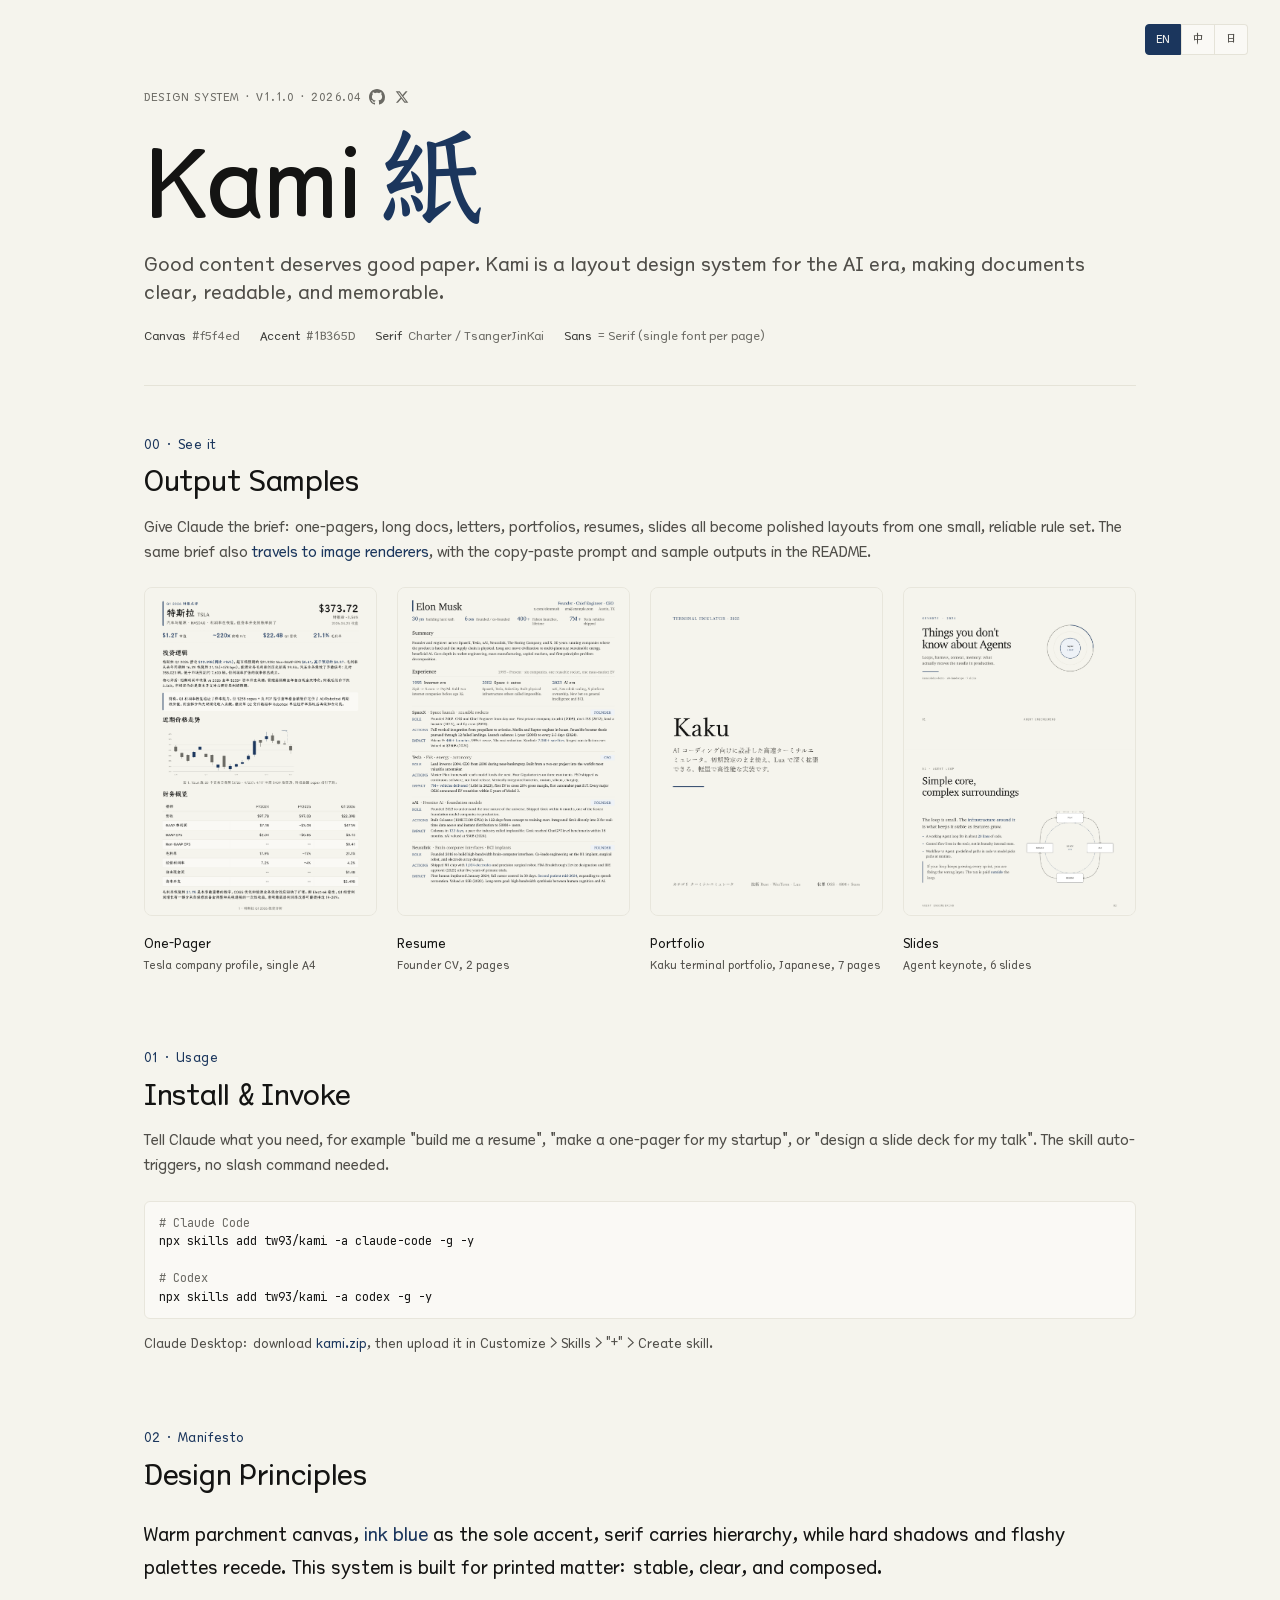
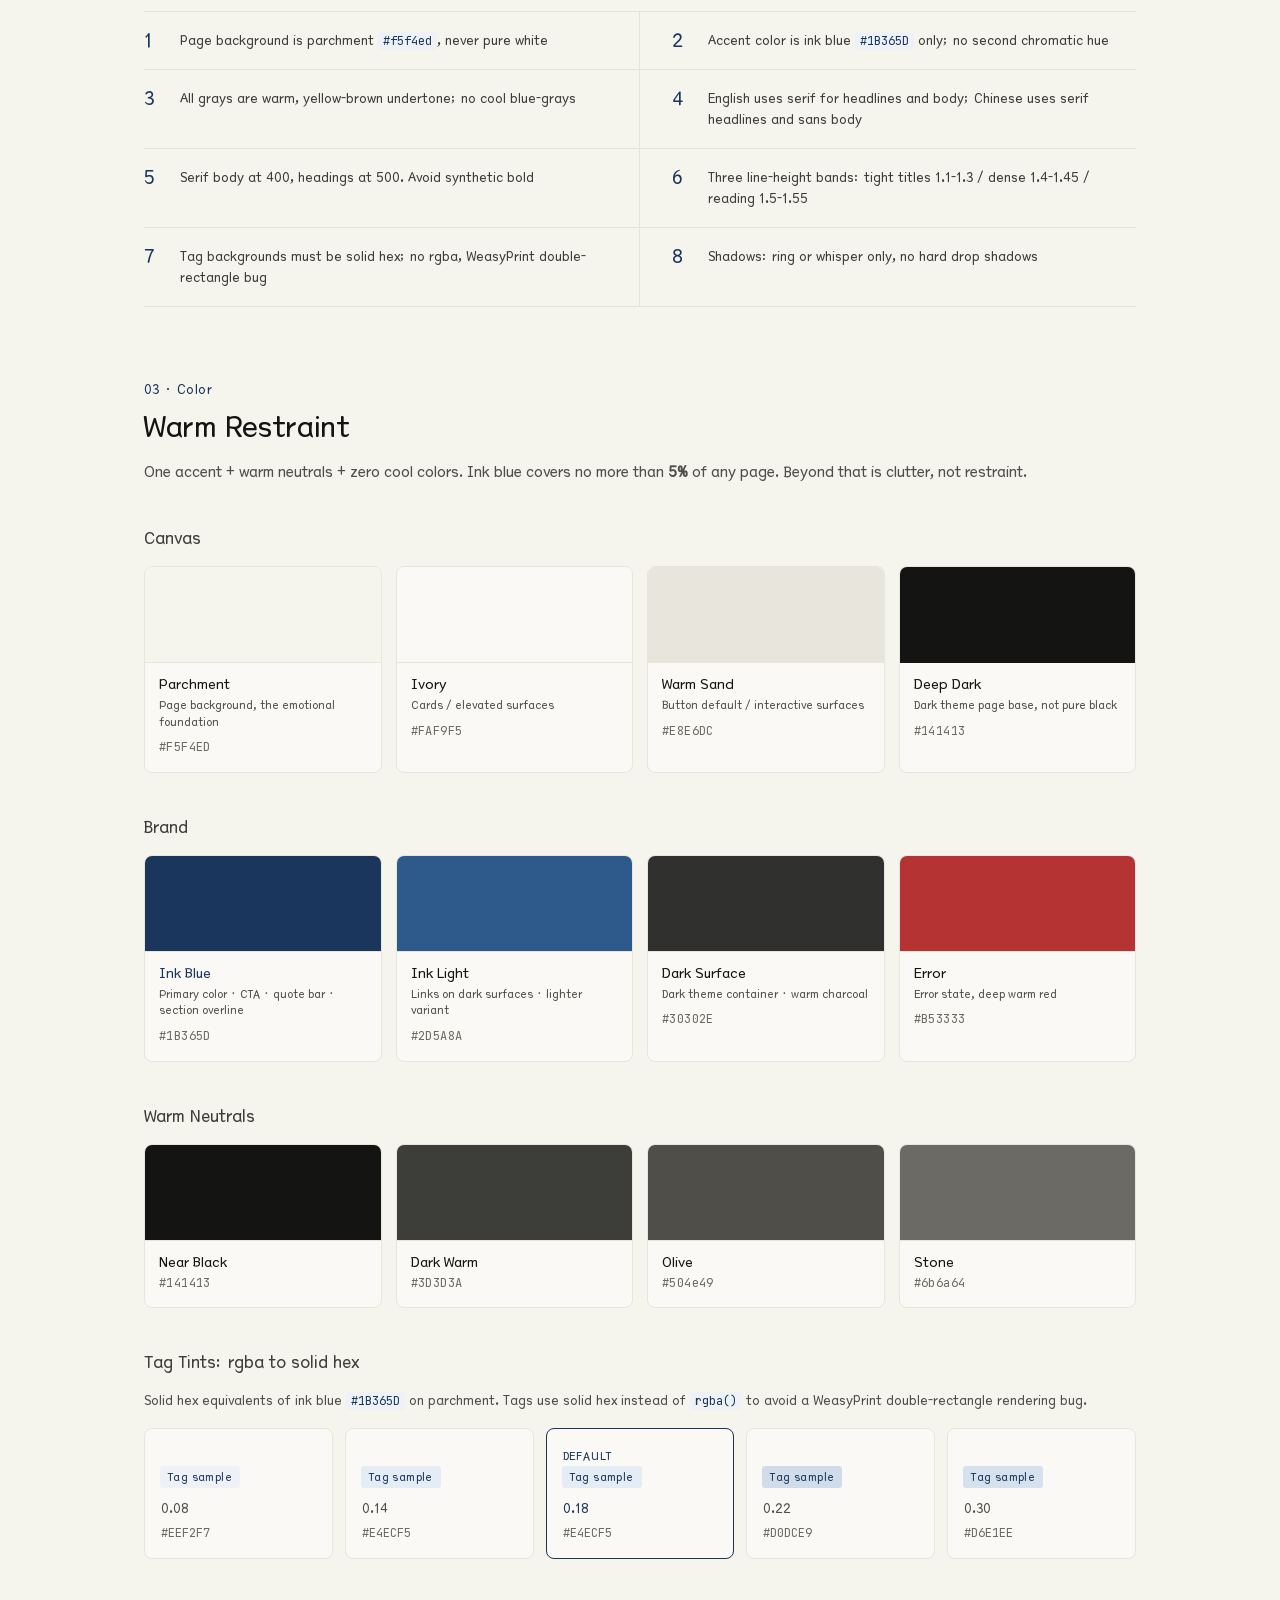
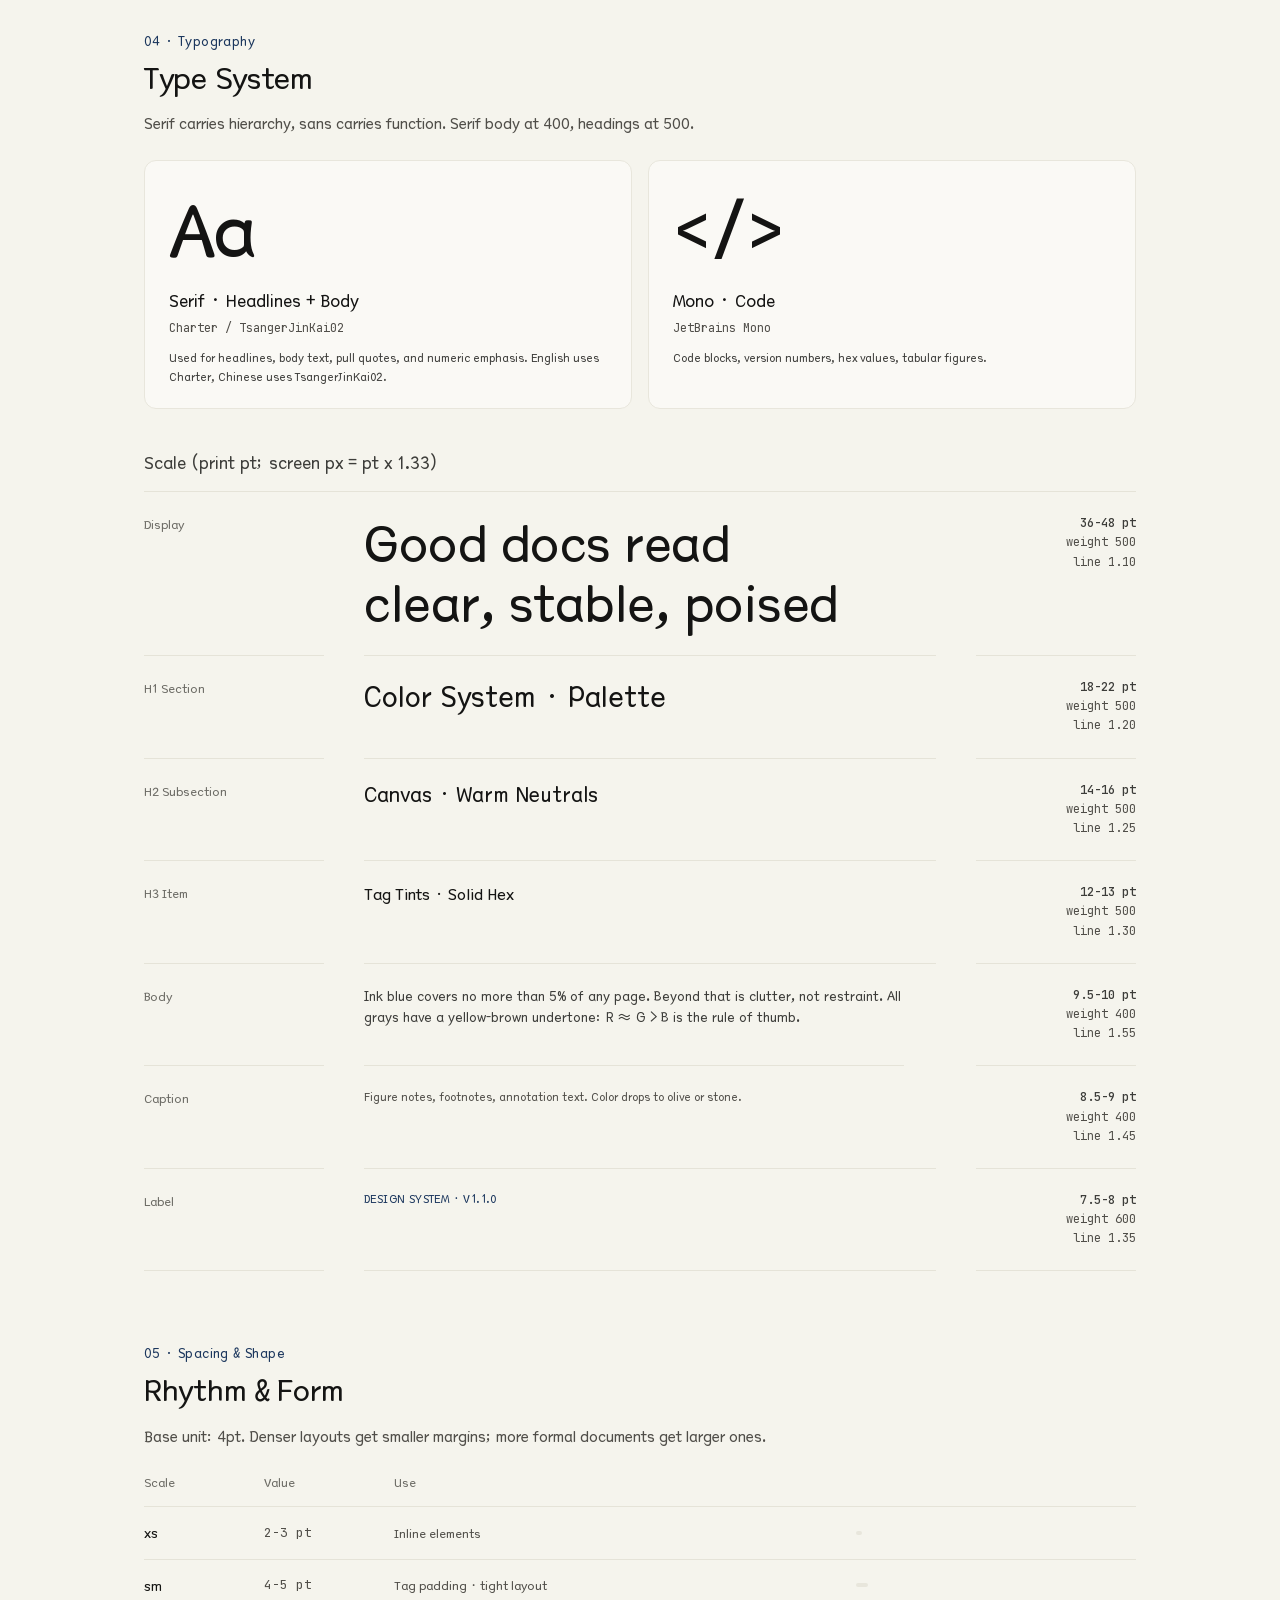
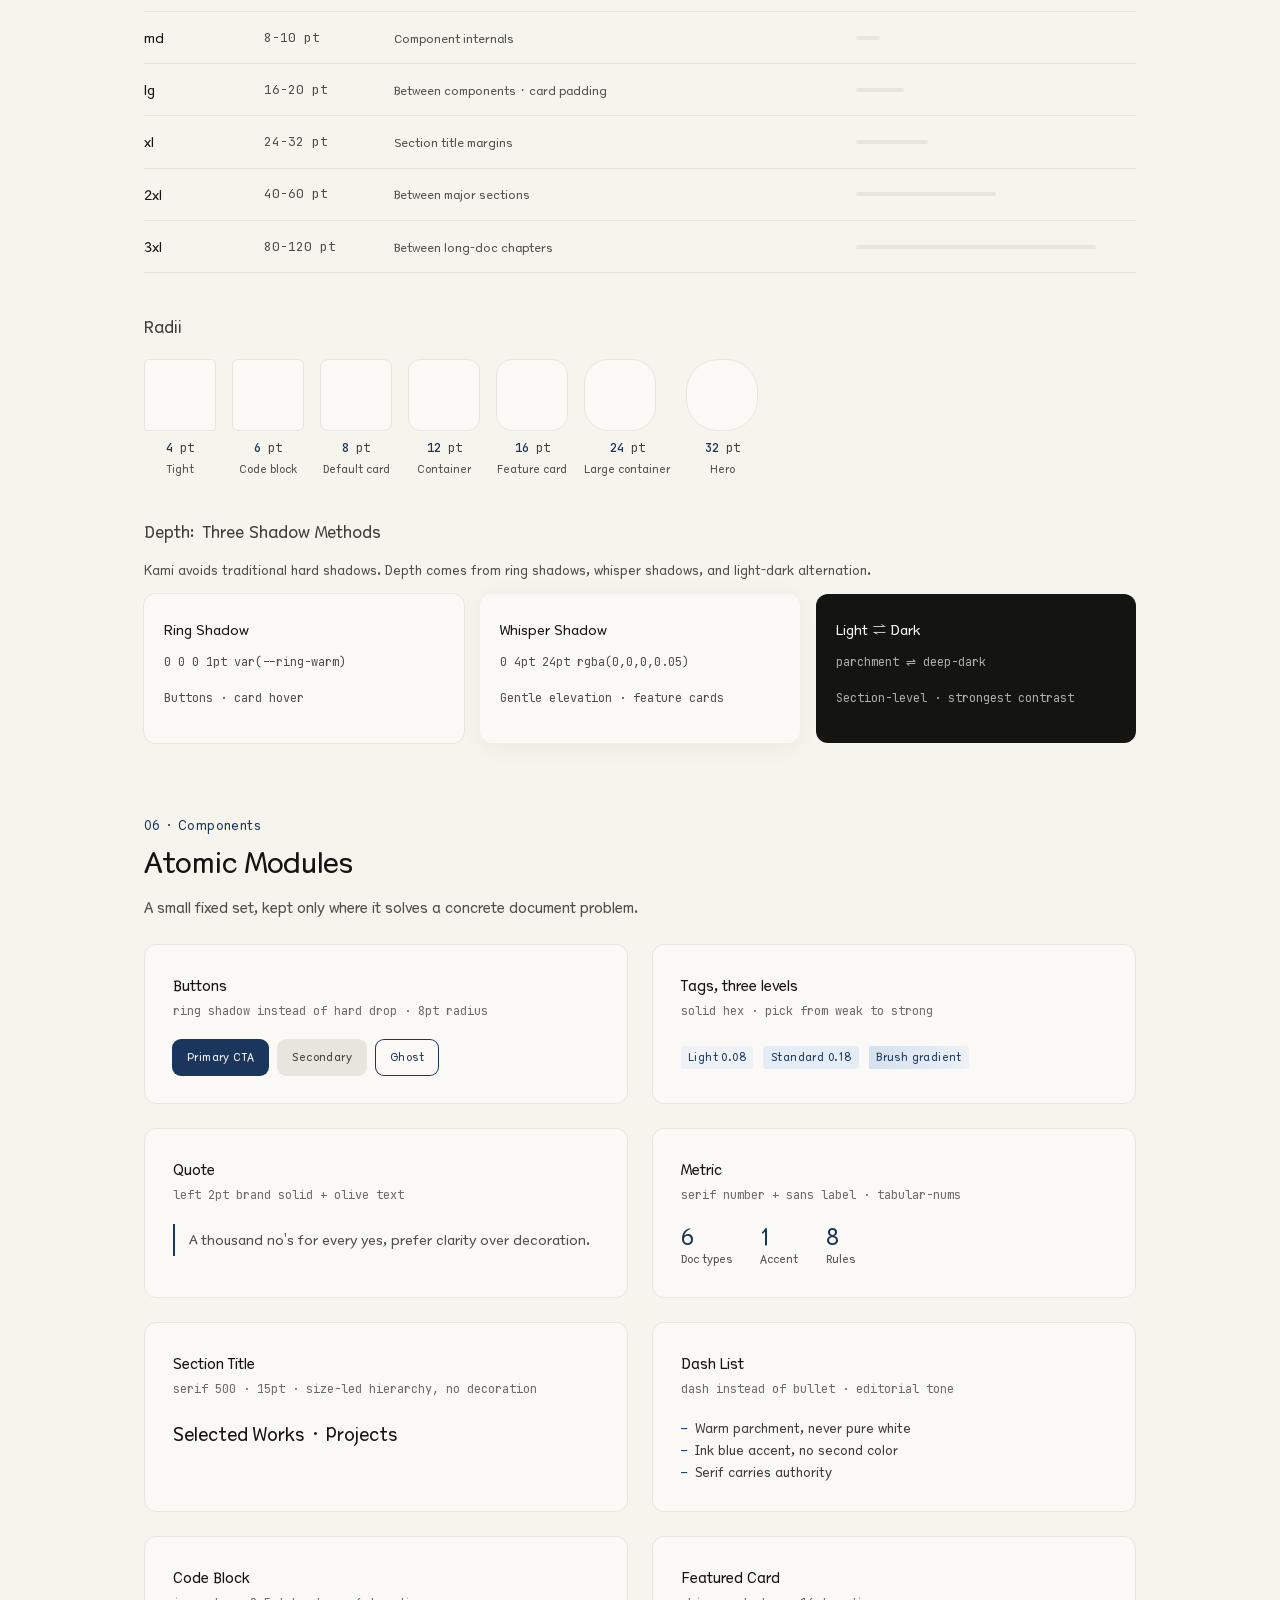
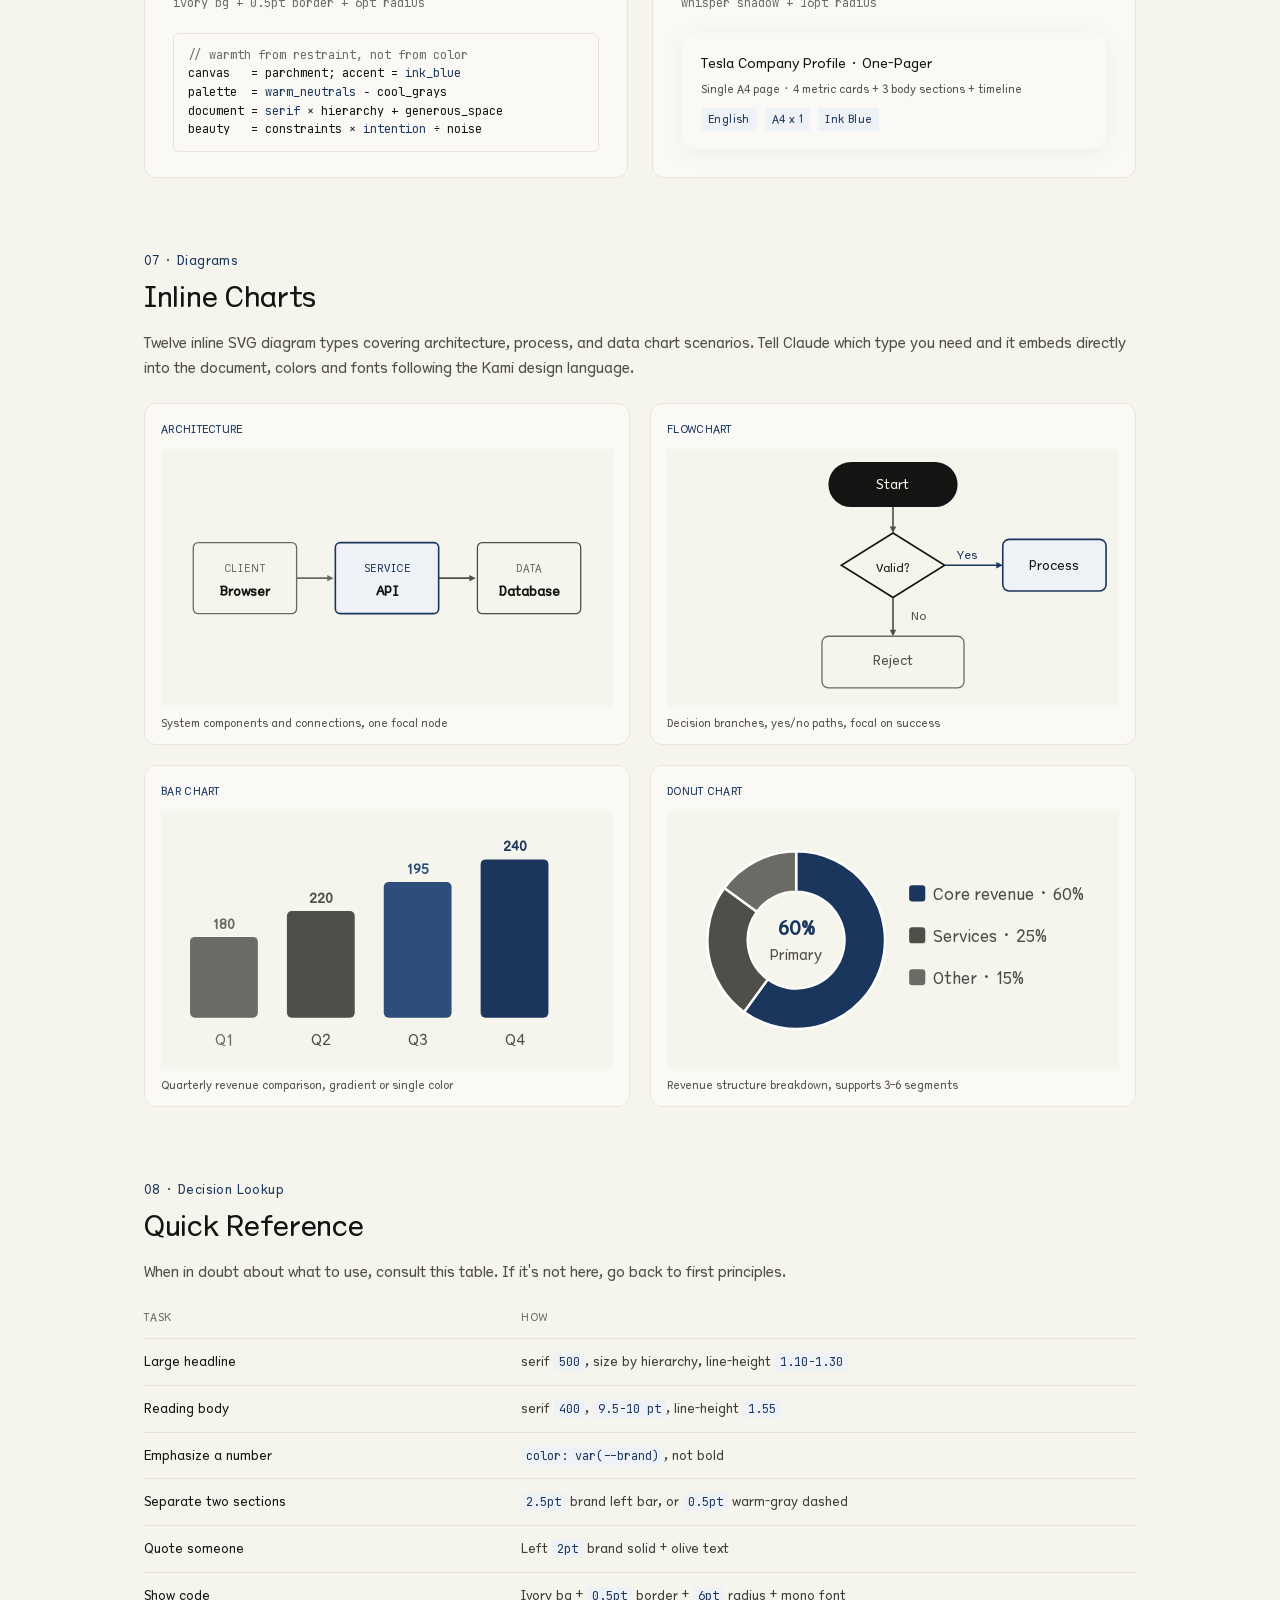
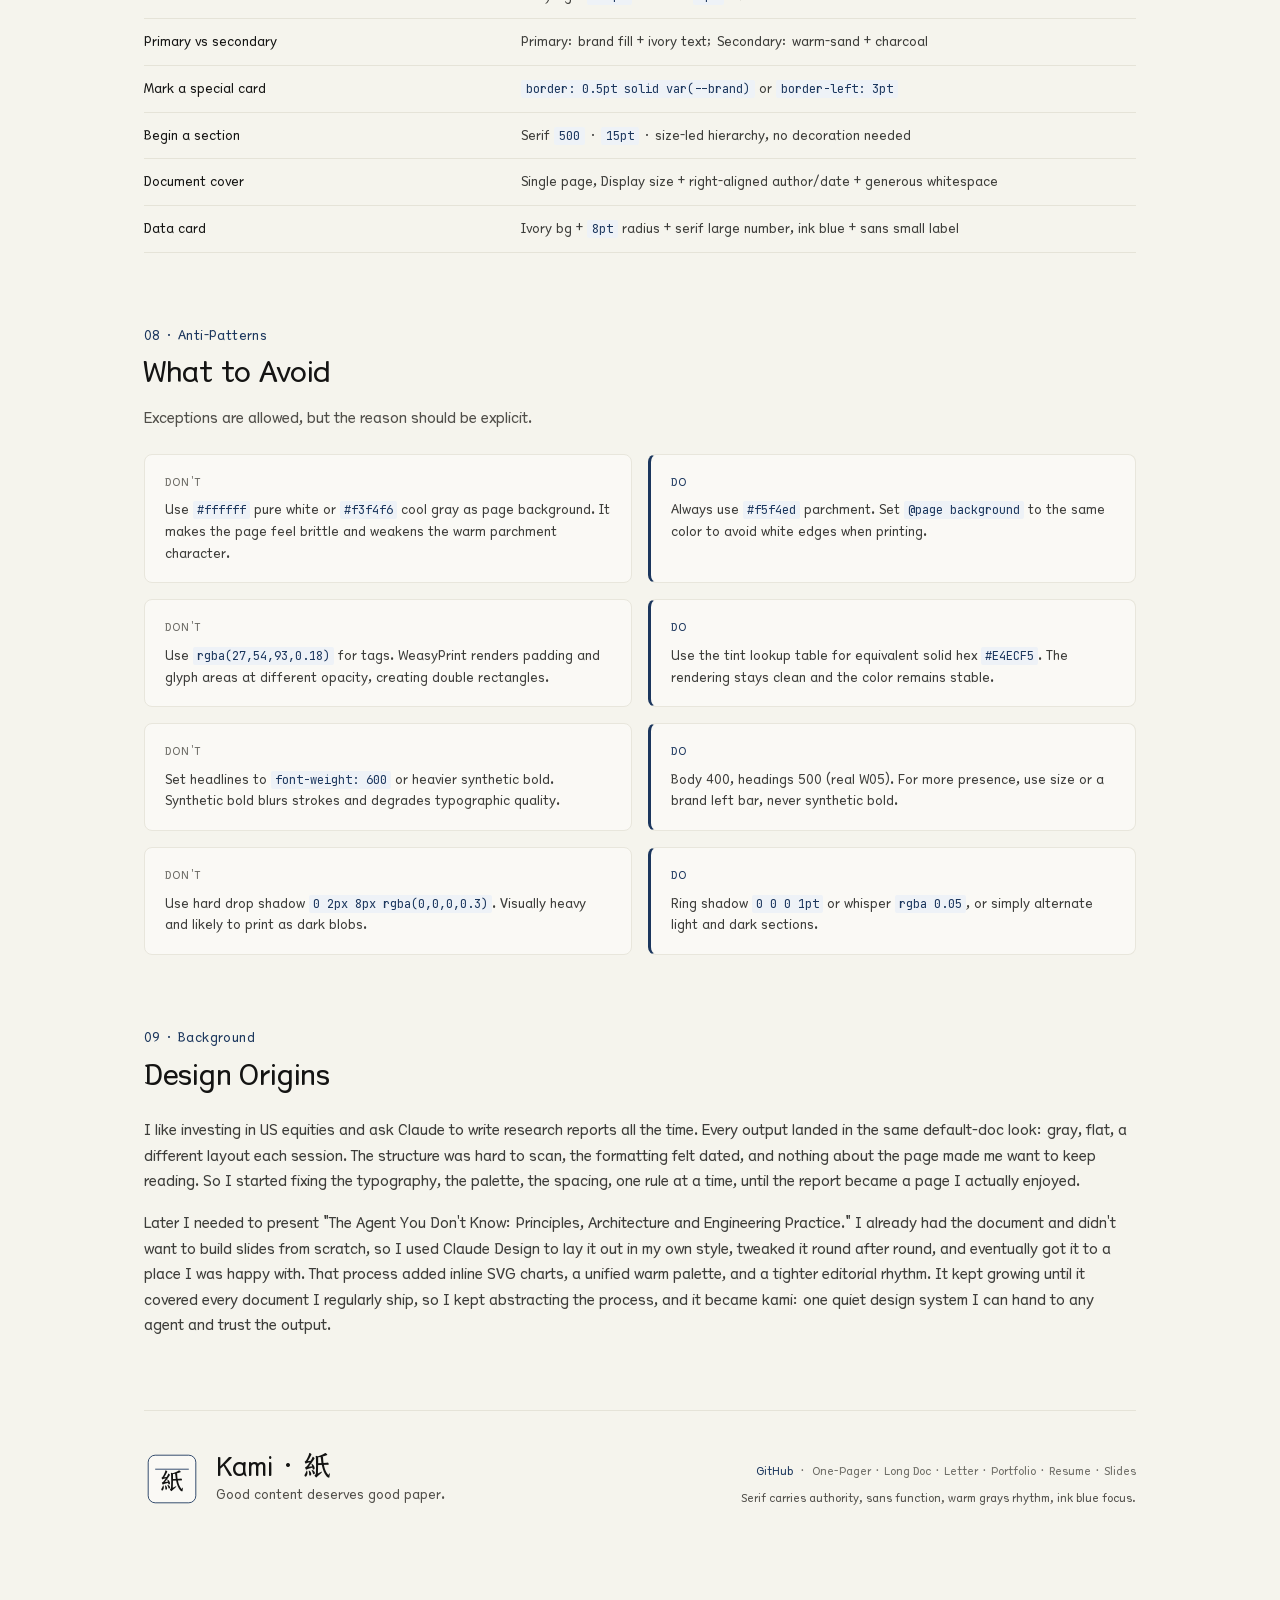
<file: skills/office/kami/index.html>
<!doctype html>
<html lang="en">
<head>
  <meta charset="utf-8">
  <title>Kami · Design System</title>
  <meta name="viewport" content="width=device-width, initial-scale=1">
  <meta name="description" content="Kami - a warm parchment design system for AI-assisted professional documents, shaped by one accent color, serif-led hierarchy, and editorial whitespace.">
  <link rel="icon" href="https://gw.alipayobjects.com/zos/k/vl/logo.svg" type="image/svg+xml">
  <link rel="stylesheet" href="./styles.css">
</head>
<body>
<nav class="lang-switch"><a href="./index.html" class="active">EN</a><a href="./index-zh.html">中</a><a href="./index-ja.html">日</a></nav>
<main class="page">

  <!-- ============ HERO ============ -->
  <header class="hero">
    <div class="eyebrow">
      <span>Design System · v1.1.0<span class="eyebrow-date"> · 2026.04</span></span>
      <span class="hero-links">
        <a href="https://github.com/tw93/kami" target="_blank" rel="noopener" aria-label="GitHub">
          <svg width="16" height="16" viewBox="0 0 16 16" fill="currentColor">
            <path d="M8 0C3.58 0 0 3.58 0 8c0 3.54 2.29 6.53 5.47 7.59.4.07.55-.17.55-.38 0-.19-.01-.82-.01-1.49-2.01.37-2.53-.49-2.69-.94-.09-.23-.48-.94-.82-1.13-.28-.15-.68-.52-.01-.53.63-.01 1.08.58 1.23.82.72 1.21 1.87.87 2.33.66.07-.52.28-.87.51-1.07-1.78-.2-3.64-.89-3.64-3.95 0-.87.31-1.59.82-2.15-.08-.2-.36-1.02.08-2.12 0 0 .67-.21 2.2.82.64-.18 1.32-.27 2-.27.68 0 1.36.09 2 .27 1.53-1.04 2.2-.82 2.2-.82.44 1.1.16 1.92.08 2.12.51.56.82 1.27.82 2.15 0 3.07-1.87 3.75-3.65 3.95.29.25.54.73.54 1.48 0 1.07-.01 1.93-.01 2.2 0 .21.15.46.55.38A8.01 8.01 0 0016 8c0-4.42-3.58-8-8-8z"/>
          </svg>
        </a>
        <a href="https://x.com/HiTw93" target="_blank" rel="noopener" aria-label="X">
          <svg width="14" height="14" viewBox="0 0 24 24" fill="currentColor">
            <path d="M18.244 2.25h3.308l-7.227 8.26 8.502 11.24H16.17l-5.214-6.817L4.99 21.75H1.68l7.73-8.835L1.254 2.25H8.08l4.713 6.231zm-1.161 17.52h1.833L7.084 4.126H5.117z"/>
          </svg>
        </a>
      </span>
    </div>
    <h1>Kami<span class="cn">紙</span></h1>
    <p class="tagline">Good content deserves good paper. Kami is a layout design system for the AI era, making documents clear, readable, and memorable.</p>
    <div class="hero-tokens">
      <span><b>Canvas</b>#f5f4ed</span>
      <span><b>Accent</b>#1B365D</span>
      <span><b>Serif</b>Charter / TsangerJinKai</span>
      <span><b>Sans</b>= Serif (single font per page)</span>
    </div>
  </header>

  <!-- ============ 00 DEMOS ============ -->
  <section>
    <div class="section-head">
      <p class="section-num">00 · See it</p>
      <h2 class="section-title">Output Samples</h2>
      <p class="section-lede">Give Claude the brief: one-pagers, long docs, letters, portfolios, resumes, slides all become polished layouts from one small, reliable rule set. The same brief also <a href="https://github.com/tw93/kami#travel" style="color:var(--brand); text-decoration:none; font-weight:500;">travels to image renderers</a>, with the copy-paste prompt and sample outputs in the README.</p>
    </div>
    <div class="demo-grid">
      <div class="demo-card">
        <a href="assets/demos/demo-tesla.pdf" target="_blank"><img src="assets/demos/demo-tesla.png" alt="Tesla company one-pager"></a>
        <p class="demo-title">One-Pager</p>
        <p class="demo-desc">Tesla company profile, single A4</p>
      </div>
      <div class="demo-card">
        <a href="assets/demos/demo-musk-resume.pdf" target="_blank"><img src="assets/demos/demo-musk-resume.png" alt="Musk resume"></a>
        <p class="demo-title">Resume</p>
        <p class="demo-desc">Founder CV, 2 pages</p>
      </div>
      <div class="demo-card">
        <a href="assets/demos/demo-kaku.pdf" target="_blank"><img src="assets/demos/demo-kaku.png" alt="Kaku portfolio"></a>
        <p class="demo-title">Portfolio</p>
        <p class="demo-desc">Kaku terminal portfolio, Japanese, 7 pages</p>
      </div>
      <div class="demo-card">
        <a href="assets/demos/demo-agent-slides.pdf" target="_blank"><img src="assets/demos/demo-agent-slides.png" alt="Agent slides"></a>
        <p class="demo-title">Slides</p>
        <p class="demo-desc">Agent keynote, 6 slides</p>
      </div>
    </div>
  </section>

  <!-- ============ 01 INSTALL ============ -->
  <section>
    <div class="section-head">
      <p class="section-num">01 · Usage</p>
      <h2 class="section-title">Install &amp; Invoke</h2>
      <p class="section-lede">Tell Claude what you need, for example "build me a resume", "make a one-pager for my startup", or "design a slide deck for my talk". The skill auto-triggers, no slash command needed.</p>
    </div>
<pre class="code"><span class="c"># Claude Code</span>
npx skills add tw93/kami -a claude-code -g -y

<span class="c"># Codex</span>
npx skills add tw93/kami -a codex -g -y</pre>
    <p class="section-lede" style="font-size:14px;">Claude Desktop: download <a href="https://cdn.jsdelivr.net/gh/tw93/kami@main/dist/kami.zip" style="color:var(--brand); text-decoration:none; font-weight:500;">kami.zip</a>, then upload it in Customize &gt; Skills &gt; "+" &gt; Create skill.</p>
  </section>

  <!-- ============ 02 MANIFESTO ============ -->
  <section>
    <div class="section-head">
      <p class="section-num">02 · Manifesto</p>
      <h2 class="section-title">Design Principles</h2>
    </div>
    <p class="manifesto">Warm parchment canvas, <em>ink blue</em> as the sole accent, serif carries hierarchy, while hard shadows and flashy palettes recede. This system is built for printed matter: stable, clear, and composed.</p>
    <ol class="rules">
      <li><span class="n">1</span><p>Page background is parchment <code>#f5f4ed</code>, never pure white</p></li>
      <li><span class="n">2</span><p>Accent color is ink blue <code>#1B365D</code> only; no second chromatic hue</p></li>
      <li><span class="n">3</span><p>All grays are warm, yellow-brown undertone; no cool blue-grays</p></li>
      <li><span class="n">4</span><p>English uses serif for headlines and body; Chinese uses serif headlines and sans body</p></li>
      <li><span class="n">5</span><p>Serif body at 400, headings at 500. Avoid synthetic bold</p></li>
      <li><span class="n">6</span><p>Three line-height bands: tight titles 1.1-1.3 / dense 1.4-1.45 / reading 1.5-1.55</p></li>
      <li><span class="n">7</span><p>Tag backgrounds must be solid hex; no rgba, WeasyPrint double-rectangle bug</p></li>
      <li><span class="n">8</span><p>Shadows: ring or whisper only, no hard drop shadows</p></li>
    </ol>
  </section>

  <!-- ============ 03 COLOR ============ -->
  <section>
    <div class="section-head">
      <p class="section-num">03 · Color</p>
      <h2 class="section-title">Warm Restraint</h2>
      <p class="section-lede">One accent + warm neutrals + zero cool colors. Ink blue covers no more than <b>5%</b> of any page. Beyond that is clutter, not restraint.</p>
    </div>

    <h3 class="subhead">Canvas</h3>
    <div class="swatches">
      <div class="swatch"><div class="chip" style="background:#f5f4ed"></div><div class="info"><p class="name">Parchment</p><p class="role">Page background, the emotional foundation</p><span class="hex">#F5F4ED</span></div></div>
      <div class="swatch"><div class="chip" style="background:#faf9f5"></div><div class="info"><p class="name">Ivory</p><p class="role">Cards / elevated surfaces</p><span class="hex">#FAF9F5</span></div></div>
      <div class="swatch"><div class="chip" style="background:#e8e6dc"></div><div class="info"><p class="name">Warm Sand</p><p class="role">Button default / interactive surfaces</p><span class="hex">#E8E6DC</span></div></div>
      <div class="swatch dark"><div class="chip" style="background:#141413"></div><div class="info"><p class="name" style="color:var(--deep-dark)">Deep Dark</p><p class="role">Dark theme page base, not pure black</p><span class="hex">#141413</span></div></div>
    </div>

    <h3 class="subhead">Brand</h3>
    <div class="swatches">
      <div class="swatch brand"><div class="chip" style="background:#1B365D"></div><div class="info"><p class="name">Ink Blue</p><p class="role">Primary color · CTA · quote bar · section overline</p><span class="hex">#1B365D</span></div></div>
      <div class="swatch"><div class="chip" style="background:#2D5A8A"></div><div class="info"><p class="name">Ink Light</p><p class="role">Links on dark surfaces · lighter variant</p><span class="hex">#2D5A8A</span></div></div>
      <div class="swatch"><div class="chip" style="background:#30302e"></div><div class="info"><p class="name" style="color:var(--deep-dark)">Dark Surface</p><p class="role">Dark theme container · warm charcoal</p><span class="hex">#30302E</span></div></div>
      <div class="swatch"><div class="chip" style="background:#b53333"></div><div class="info"><p class="name">Error</p><p class="role">Error state, deep warm red</p><span class="hex">#B53333</span></div></div>
    </div>

    <h3 class="subhead">Warm Neutrals</h3>
    <div class="swatches" style="grid-template-columns: repeat(4, 1fr);">
      <div class="swatch"><div class="chip" style="background:#141413"></div><div class="info"><p class="name">Near Black</p><span class="hex">#141413</span></div></div>
      <div class="swatch"><div class="chip" style="background:#3d3d3a"></div><div class="info"><p class="name">Dark Warm</p><span class="hex">#3D3D3A</span></div></div>
      <div class="swatch"><div class="chip" style="background:#504e49"></div><div class="info"><p class="name">Olive</p><span class="hex">#504e49</span></div></div>
      <div class="swatch"><div class="chip" style="background:#6b6a64"></div><div class="info"><p class="name">Stone</p><span class="hex">#6b6a64</span></div></div>
    </div>

    <h3 class="subhead">Tag Tints: rgba to solid hex</h3>
    <p style="font-size:14px; color: var(--olive); margin: 0 0 16px; line-height: 1.55;">Solid hex equivalents of ink blue <code style="font-family:var(--mono);font-size:12px;background:#EEF2F7;color:var(--brand);padding:1px 5px;border-radius:2px">#1B365D</code> on parchment. Tags use solid hex instead of <code style="font-family:var(--mono);font-size:12px;background:#EEF2F7;color:var(--brand);padding:1px 5px;border-radius:2px">rgba()</code> to avoid a WeasyPrint double-rectangle rendering bug.</p>
    <div class="tint-strip">
      <div class="tint"><span class="flag">&nbsp;</span><span class="sample" style="background:#EEF2F7">Tag sample</span><p class="opacity">0.08</p><span class="hex">#EEF2F7</span></div>
      <div class="tint"><span class="flag">&nbsp;</span><span class="sample" style="background:#E4ECF5">Tag sample</span><p class="opacity">0.14</p><span class="hex">#E4ECF5</span></div>
      <div class="tint default"><span class="flag">Default</span><span class="sample" style="background:#E4ECF5">Tag sample</span><p class="opacity">0.18</p><span class="hex">#E4ECF5</span></div>
      <div class="tint"><span class="flag">&nbsp;</span><span class="sample" style="background:#D0DCE9">Tag sample</span><p class="opacity">0.22</p><span class="hex">#D0DCE9</span></div>
      <div class="tint"><span class="flag">&nbsp;</span><span class="sample" style="background:#D6E1EE">Tag sample</span><p class="opacity">0.30</p><span class="hex">#D6E1EE</span></div>
    </div>
  </section>

  <!-- ============ 04 TYPE ============ -->
  <section>
    <div class="section-head">
      <p class="section-num">04 · Typography</p>
      <h2 class="section-title">Type System</h2>
      <p class="section-lede">Serif carries hierarchy, sans carries function. Serif body at 400, headings at 500.</p>
    </div>

    <div class="family-grid">
      <div class="family serif">
        <p class="glyph">Aa</p>
        <p class="role">Serif · Headlines + Body</p>
        <p class="name">Charter / TsangerJinKai02</p>
        <p class="use">Used for headlines, body text, pull quotes, and numeric emphasis. English uses Charter, Chinese uses TsangerJinKai02.</p>
      </div>
      <div class="family mono">
        <p class="glyph">&lt;/&gt;</p>
        <p class="role">Mono · Code</p>
        <p class="name">JetBrains Mono</p>
        <p class="use">Code blocks, version numbers, hex values, tabular figures.</p>
      </div>
    </div>

    <h3 class="subhead">Scale (print pt; screen px = pt x 1.33)</h3>
    <div class="type-grid">
      <div class="type-row">
        <div class="type-label">Display</div>
        <div class="type-sample display">Good docs read<br>clear, stable, poised</div>
        <div class="type-specs"><b>36-48 pt</b><br>weight 500<br>line 1.10</div>
      </div>
      <div class="type-row">
        <div class="type-label">H1 Section</div>
        <div class="type-sample h1">Color System · Palette</div>
        <div class="type-specs"><b>18-22 pt</b><br>weight 500<br>line 1.20</div>
      </div>
      <div class="type-row">
        <div class="type-label">H2 Subsection</div>
        <div class="type-sample h2">Canvas · Warm Neutrals</div>
        <div class="type-specs"><b>14-16 pt</b><br>weight 500<br>line 1.25</div>
      </div>
      <div class="type-row">
        <div class="type-label">H3 Item</div>
        <div class="type-sample h3">Tag Tints · Solid Hex</div>
        <div class="type-specs"><b>12-13 pt</b><br>weight 500<br>line 1.30</div>
      </div>
      <div class="type-row">
        <div class="type-label">Body</div>
        <div class="type-sample body">Ink blue covers no more than 5% of any page. Beyond that is clutter, not restraint. All grays have a yellow-brown undertone: R ≈ G > B is the rule of thumb.</div>
        <div class="type-specs"><b>9.5-10 pt</b><br>weight 400<br>line 1.55</div>
      </div>
      <div class="type-row">
        <div class="type-label">Caption</div>
        <div class="type-sample caption">Figure notes, footnotes, annotation text. Color drops to olive or stone.</div>
        <div class="type-specs"><b>8.5-9 pt</b><br>weight 400<br>line 1.45</div>
      </div>
      <div class="type-row">
        <div class="type-label">Label</div>
        <div class="type-sample label">Design System · v1.1.0</div>
        <div class="type-specs"><b>7.5-8 pt</b><br>weight 600<br>line 1.35</div>
      </div>
    </div>
  </section>

  <!-- ============ 05 SPACING ============ -->
  <section>
    <div class="section-head">
      <p class="section-num">05 · Spacing &amp; Shape</p>
      <h2 class="section-title">Rhythm &amp; Form</h2>
      <p class="section-lede">Base unit: 4pt. Denser layouts get smaller margins; more formal documents get larger ones.</p>
    </div>

    <table class="space-table">
      <tr><th>Scale</th><th>Value</th><th>Use</th><th></th></tr>
      <tr><td class="name">xs</td><td class="val">2-3 pt</td><td class="use">Inline elements</td><td class="bar"><span style="width:6px"></span></td></tr>
      <tr><td class="name">sm</td><td class="val">4-5 pt</td><td class="use">Tag padding · tight layout</td><td class="bar"><span style="width:12px"></span></td></tr>
      <tr><td class="name">md</td><td class="val">8-10 pt</td><td class="use">Component internals</td><td class="bar"><span style="width:24px"></span></td></tr>
      <tr><td class="name">lg</td><td class="val">16-20 pt</td><td class="use">Between components · card padding</td><td class="bar"><span style="width:48px"></span></td></tr>
      <tr><td class="name">xl</td><td class="val">24-32 pt</td><td class="use">Section title margins</td><td class="bar"><span style="width:72px"></span></td></tr>
      <tr><td class="name">2xl</td><td class="val">40-60 pt</td><td class="use">Between major sections</td><td class="bar"><span style="width:140px"></span></td></tr>
      <tr><td class="name">3xl</td><td class="val">80-120 pt</td><td class="use">Between long-doc chapters</td><td class="bar"><span style="width:240px"></span></td></tr>
    </table>

    <h3 class="subhead">Radii</h3>
    <div class="radii">
      <div class="radius"><div class="box" style="border-radius:4px"></div><div class="r"><b>4</b> pt</div><div class="label">Tight</div></div>
      <div class="radius"><div class="box" style="border-radius:6px"></div><div class="r"><b>6</b> pt</div><div class="label">Code block</div></div>
      <div class="radius"><div class="box" style="border-radius:8px"></div><div class="r"><b>8</b> pt</div><div class="label">Default card</div></div>
      <div class="radius"><div class="box" style="border-radius:12px"></div><div class="r"><b>12</b> pt</div><div class="label">Container</div></div>
      <div class="radius"><div class="box" style="border-radius:16px"></div><div class="r"><b>16</b> pt</div><div class="label">Feature card</div></div>
      <div class="radius"><div class="box" style="border-radius:24px"></div><div class="r"><b>24</b> pt</div><div class="label">Large container</div></div>
      <div class="radius"><div class="box" style="border-radius:32px"></div><div class="r"><b>32</b> pt</div><div class="label">Hero</div></div>
    </div>

    <h3 class="subhead">Depth: Three Shadow Methods</h3>
    <p style="font-size:14px; color: var(--olive); margin: 0 0 12px; line-height: 1.55;">Kami avoids traditional hard shadows. Depth comes from ring shadows, whisper shadows, and light-dark alternation.</p>
    <div class="shadow-row">
      <div class="shadow-demo sd-ring">
        <p class="t">Ring Shadow</p>
        <p class="s">0 0 0 1pt var(--ring-warm)<br>&nbsp;<br>Buttons · card hover</p>
      </div>
      <div class="shadow-demo sd-whisper">
        <p class="t">Whisper Shadow</p>
        <p class="s">0 4pt 24pt rgba(0,0,0,0.05)<br>&nbsp;<br>Gentle elevation · feature cards</p>
      </div>
      <div class="shadow-demo sd-alt">
        <p class="t">Light ⇌ Dark</p>
        <p class="s">parchment ⇌ deep-dark<br>&nbsp;<br>Section-level · strongest contrast</p>
      </div>
    </div>
  </section>

  <!-- ============ 06 COMPONENTS ============ -->
  <section>
    <div class="section-head">
      <p class="section-num">06 · Components</p>
      <h2 class="section-title">Atomic Modules</h2>
      <p class="section-lede">A small fixed set, kept only where it solves a concrete document problem.</p>
    </div>

    <div class="comp-grid">
      <div class="comp">
        <h4>Buttons</h4>
        <p class="hint">ring shadow instead of hard drop · 8pt radius</p>
        <div class="demo" style="display:flex; gap:10px; flex-wrap:wrap;">
          <span class="btn btn-primary">Primary CTA</span>
          <span class="btn btn-secondary">Secondary</span>
          <span class="btn btn-ghost">Ghost</span>
        </div>
      </div>
      <div class="comp">
        <h4>Tags, three levels</h4>
        <p class="hint">solid hex · pick from weak to strong</p>
        <div class="demo" style="display:flex; gap:10px; flex-wrap:wrap; align-items:center;">
          <span class="tag calm">Light 0.08</span>
          <span class="tag standard">Standard 0.18</span>
          <span class="tag brush">Brush gradient</span>
        </div>
      </div>
      <div class="comp">
        <h4>Quote</h4>
        <p class="hint">left 2pt brand solid + olive text</p>
        <blockquote class="quote">A thousand no's for every yes, prefer clarity over decoration.</blockquote>
      </div>
      <div class="comp">
        <h4>Metric</h4>
        <p class="hint">serif number + sans label · tabular-nums</p>
        <div class="metrics demo">
          <div class="metric"><span class="metric-value">6</span><span class="metric-label">Doc types</span></div>
          <div class="metric"><span class="metric-value">1</span><span class="metric-label">Accent</span></div>
          <div class="metric"><span class="metric-value">8</span><span class="metric-label">Rules</span></div>
        </div>
      </div>
      <div class="comp">
        <h4>Section Title</h4>
        <p class="hint">serif 500 · 15pt · size-led hierarchy, no decoration</p>
        <div class="demo">
          <span class="sample-section-title">Selected Works · Projects</span>
        </div>
      </div>
      <div class="comp">
        <h4>Dash List</h4>
        <p class="hint">dash instead of bullet · editorial tone</p>
        <ul class="dash demo">
          <li>Warm parchment, never pure white</li>
          <li>Ink blue accent, no second color</li>
          <li>Serif carries authority</li>
        </ul>
      </div>
      <div class="comp">
        <h4>Code Block</h4>
        <p class="hint">ivory bg + 0.5pt border + 6pt radius</p>
<pre class="code"><span class="c">// warmth from restraint, not from color</span>
canvas   = parchment; accent = <span class="k">ink_blue</span>
palette  = <span class="k">warm_neutrals</span> − cool_grays
document = <span class="k">serif</span> × hierarchy + generous_space
beauty   = constraints × <span class="k">intention</span> ÷ noise</pre>
      </div>
      <div class="comp">
        <h4>Featured Card</h4>
        <p class="hint">whisper shadow + 16pt radius</p>
        <div class="demo" style="background:var(--ivory); border-radius:16px; padding:18px 20px; box-shadow: 0 4px 24px rgba(0,0,0,0.05); border: 1px solid var(--border-cream);">
          <p style="font-family:var(--serif); font-weight:500; font-size:15px; margin:0 0 6px; color:var(--near-black);">Tesla Company Profile · One-Pager</p>
          <p style="font-size:12px; color:var(--olive); margin:0 0 10px; line-height:1.5;">Single A4 page · 4 metric cards + 3 body sections + timeline</p>
          <div style="display:flex; gap:8px; flex-wrap:wrap;">
            <span class="tag calm">English</span>
            <span class="tag calm">A4 x 1</span>
            <span class="tag calm">Ink Blue</span>
          </div>
        </div>
      </div>
    </div>
  </section>

  <!-- ============ 07 DIAGRAMS ============ -->
  <section>
    <div class="section-head">
      <p class="section-num">07 · Diagrams</p>
      <h2 class="section-title">Inline Charts</h2>
      <p class="section-lede">Twelve inline SVG diagram types covering architecture, process, and data chart scenarios. Tell Claude which type you need and it embeds directly into the document, colors and fonts following the Kami design language.</p>
    </div>
    <div class="chart-showcase">
      <!-- Architecture mini -->
      <div class="chart-card">
        <div class="chart-label">Architecture</div>
        <svg viewBox="0 0 280 160" xmlns="http://www.w3.org/2000/svg" style="font-family:inherit">
          <rect width="280" height="160" fill="#f5f4ed"/>
          <!-- Browser → API -->
          <path d="M 84,79.5 L 103,79.5 L 103,78 L 107,80 L 103,82 L 103,80.5 L 84,80.5 Z" fill="#6b6a64"/>
          <!-- API → Database -->
          <path d="M 172,79.5 L 191,79.5 L 191,78 L 195,80 L 191,82 L 191,80.5 L 172,80.5 Z" fill="#504e49"/>
          <!-- Node: Client -->
          <rect x="20" y="58" width="64" height="44" rx="3" fill="#f5f4ed" stroke="#6b6a64" stroke-width="0.8"/>
          <text x="52" y="76" text-anchor="middle" font-size="7" letter-spacing="0.5" fill="#6b6a64">CLIENT</text>
          <text x="52" y="91" text-anchor="middle" font-size="9" font-weight="600" fill="#141413">Browser</text>
          <!-- Node: API (focal) -->
          <rect x="108" y="58" width="64" height="44" rx="3" fill="#EEF2F7" stroke="#1B365D" stroke-width="1"/>
          <text x="140" y="76" text-anchor="middle" font-size="7" letter-spacing="0.5" fill="#1B365D">SERVICE</text>
          <text x="140" y="91" text-anchor="middle" font-size="9" font-weight="600" fill="#141413">API</text>
          <!-- Node: Database -->
          <rect x="196" y="58" width="64" height="44" rx="3" fill="#f5f4ed" stroke="#504e49" stroke-width="0.8"/>
          <text x="228" y="76" text-anchor="middle" font-size="7" letter-spacing="0.5" fill="#6b6a64">DATA</text>
          <text x="228" y="91" text-anchor="middle" font-size="9" font-weight="600" fill="#141413">Database</text>
        </svg>
        <p class="chart-caption">System components and connections, one focal node</p>
      </div>
      <!-- Flowchart mini -->
      <div class="chart-card">
        <div class="chart-label">Flowchart</div>
        <svg viewBox="0 0 280 160" xmlns="http://www.w3.org/2000/svg" style="font-family:inherit">
          <rect width="280" height="160" fill="#f5f4ed"/>
          <rect x="100" y="8" width="80" height="28" rx="14" fill="#141413"/>
          <text x="140" y="25" text-anchor="middle" font-size="9" fill="#f5f4ed">Start</text>
          <!-- Start → diamond -->
          <path d="M 139.5,36 L 139.5,48 L 138,48 L 140,52 L 142,48 L 140.5,48 L 140.5,36 Z" fill="#504e49"/>
          <polygon points="140,52 172,72 140,92 108,72" fill="#f5f4ed" stroke="#141413" stroke-width="1"/>
          <text x="140" y="76" text-anchor="middle" font-size="8" fill="#141413">Valid?</text>
          <!-- Yes right -->
          <path d="M 172,71.5 L 204,71.5 L 204,70 L 208,72 L 204,74 L 204,72.5 L 172,72.5 Z" fill="#1B365D"/>
          <text x="186" y="68" text-anchor="middle" font-size="8" fill="#1B365D">Yes</text>
          <rect x="208" y="56" width="64" height="32" rx="4" fill="#EEF2F7" stroke="#1B365D" stroke-width="1"/>
          <text x="240" y="75" text-anchor="middle" font-size="9" fill="#141413">Process</text>
          <!-- No down -->
          <path d="M 139.5,92 L 139.5,112 L 138,112 L 140,116 L 142,112 L 140.5,112 L 140.5,92 Z" fill="#504e49"/>
          <text x="151" y="106" font-size="8" fill="#504e49">No</text>
          <rect x="96" y="116" width="88" height="32" rx="4" fill="#f5f4ed" stroke="#6b6a64" stroke-width="0.8"/>
          <text x="140" y="134" text-anchor="middle" font-size="9" fill="#504e49">Reject</text>
        </svg>
        <p class="chart-caption">Decision branches, yes/no paths, focal on success</p>
      </div>
      <!-- Bar chart (shifted left) -->
      <div class="chart-card">
        <div class="chart-label">Bar Chart</div>
        <svg viewBox="0 0 280 160" xmlns="http://www.w3.org/2000/svg" style="font-family:inherit">
          <rect width="280" height="160" fill="#f5f4ed"/>
          <rect x="18" y="78" width="42" height="50" rx="3" fill="#6b6a64"/>
          <rect x="78" y="62" width="42" height="66" rx="3" fill="#504e49"/>
          <rect x="138" y="44" width="42" height="84" rx="3" fill="#2d4e7a"/>
          <rect x="198" y="30" width="42" height="98" rx="3" fill="#1B365D"/>
          <text x="39" y="145" text-anchor="middle" font-size="10" fill="#6b6a64">Q1</text>
          <text x="99" y="145" text-anchor="middle" font-size="10" fill="#504e49">Q2</text>
          <text x="159" y="145" text-anchor="middle" font-size="10" fill="#4d4c48">Q3</text>
          <text x="219" y="145" text-anchor="middle" font-size="10" fill="#4d4c48">Q4</text>
          <text x="39" y="73" text-anchor="middle" font-size="9" font-weight="600" fill="#6b6a64">180</text>
          <text x="99" y="57" text-anchor="middle" font-size="9" font-weight="600" fill="#504e49">220</text>
          <text x="159" y="39" text-anchor="middle" font-size="9" font-weight="600" fill="#2d4e7a">195</text>
          <text x="219" y="25" text-anchor="middle" font-size="9" font-weight="600" fill="#1B365D">240</text>
        </svg>
        <p class="chart-caption">Quarterly revenue comparison, gradient or single color</p>
      </div>
      <!-- Donut chart -->
      <div class="chart-card">
        <div class="chart-label">Donut Chart</div>
        <svg viewBox="0 0 280 160" xmlns="http://www.w3.org/2000/svg" style="font-family:inherit">
          <rect width="280" height="160" fill="#f5f4ed"/>
          <path d="M 80,25 A 55,55 0 1,1 47.7,124.5 L 62.4,104.3 A 30,30 0 1,0 80,50 Z" fill="#1B365D" stroke="white" stroke-width="1.5"/>
          <path d="M 47.7,124.5 A 55,55 0 0,1 35.5,47.7 L 55.7,62.4 A 30,30 0 0,0 62.4,104.3 Z" fill="#504e49" stroke="white" stroke-width="1.5"/>
          <path d="M 35.5,47.7 A 55,55 0 0,1 80,25 L 80,50 A 30,30 0 0,0 55.7,62.4 Z" fill="#6b6a64" stroke="white" stroke-width="1.5"/>
          <text x="80" y="77" text-anchor="middle" font-size="13" font-weight="600" fill="#1B365D">60%</text>
          <text x="80" y="92" text-anchor="middle" font-size="10" fill="#504e49">Primary</text>
          <rect x="150" y="46" width="10" height="10" rx="2" fill="#1B365D"/>
          <text x="165" y="55" font-size="11" fill="#4d4c48">Core revenue · 60%</text>
          <rect x="150" y="72" width="10" height="10" rx="2" fill="#504e49"/>
          <text x="165" y="81" font-size="11" fill="#4d4c48">Services · 25%</text>
          <rect x="150" y="98" width="10" height="10" rx="2" fill="#6b6a64"/>
          <text x="165" y="107" font-size="11" fill="#4d4c48">Other · 15%</text>
        </svg>
        <p class="chart-caption">Revenue structure breakdown, supports 3–6 segments</p>
      </div>
    </div>
  </section>

  <!-- ============ 07 DECISION TABLE ============ -->
  <section>
    <div class="section-head">
      <p class="section-num">08 · Decision Lookup</p>
      <h2 class="section-title">Quick Reference</h2>
      <p class="section-lede">When in doubt about what to use, consult this table. If it's not here, go back to first principles.</p>
    </div>
    <table class="decision">
      <tr><th>Task</th><th>How</th></tr>
      <tr><td class="task">Large headline</td><td class="how">serif <code>500</code>, size by hierarchy, line-height <code>1.10-1.30</code></td></tr>
      <tr><td class="task">Reading body</td><td class="how">serif <code>400</code>, <code>9.5-10 pt</code>, line-height <code>1.55</code></td></tr>
      <tr><td class="task">Emphasize a number</td><td class="how"><code>color: var(--brand)</code>, not bold</td></tr>
      <tr><td class="task">Separate two sections</td><td class="how"><code>2.5pt</code> brand left bar, or <code>0.5pt</code> warm-gray dashed</td></tr>
      <tr><td class="task">Quote someone</td><td class="how">Left <code>2pt</code> brand solid + olive text</td></tr>
      <tr><td class="task">Show code</td><td class="how">Ivory bg + <code>0.5pt</code> border + <code>6pt</code> radius + mono font</td></tr>
      <tr><td class="task">Primary vs secondary</td><td class="how">Primary: brand fill + ivory text; Secondary: warm-sand + charcoal</td></tr>
      <tr><td class="task">Mark a special card</td><td class="how"><code>border: 0.5pt solid var(--brand)</code> or <code>border-left: 3pt</code></td></tr>
      <tr><td class="task">Begin a section</td><td class="how">Serif <code>500</code> · <code>15pt</code> · size-led hierarchy, no decoration needed</td></tr>
      <tr><td class="task">Document cover</td><td class="how">Single page, Display size + right-aligned author/date + generous whitespace</td></tr>
      <tr><td class="task">Data card</td><td class="how">Ivory bg + <code>8pt</code> radius + serif large number, ink blue + sans small label</td></tr>
    </table>
  </section>

  <!-- ============ 08 ANTI ============ -->
  <section>
    <div class="section-head">
      <p class="section-num">08 · Anti-Patterns</p>
      <h2 class="section-title">What to Avoid</h2>
      <p class="section-lede">Exceptions are allowed, but the reason should be explicit.</p>
    </div>

    <div class="anti">
      <div class="no">
        <h5>Don't</h5>
        <p>Use <code>#ffffff</code> pure white or <code>#f3f4f6</code> cool gray as page background. It makes the page feel brittle and weakens the warm parchment character.</p>
      </div>
      <div class="yes">
        <h5>Do</h5>
        <p>Always use <code>#f5f4ed</code> parchment. Set <code>@page background</code> to the same color to avoid white edges when printing.</p>
      </div>
      <div class="no">
        <h5>Don't</h5>
        <p>Use <code>rgba(27,54,93,0.18)</code> for tags. WeasyPrint renders padding and glyph areas at different opacity, creating double rectangles.</p>
      </div>
      <div class="yes">
        <h5>Do</h5>
        <p>Use the tint lookup table for equivalent solid hex <code>#E4ECF5</code>. The rendering stays clean and the color remains stable.</p>
      </div>
      <div class="no">
        <h5>Don't</h5>
        <p>Set headlines to <code>font-weight: 600</code> or heavier synthetic bold. Synthetic bold blurs strokes and degrades typographic quality.</p>
      </div>
      <div class="yes">
        <h5>Do</h5>
        <p>Body 400, headings 500 (real W05). For more presence, use size or a brand left bar, never synthetic bold.</p>
      </div>
      <div class="no">
        <h5>Don't</h5>
        <p>Use hard drop shadow <code>0 2px 8px rgba(0,0,0,0.3)</code>. Visually heavy and likely to print as dark blobs.</p>
      </div>
      <div class="yes">
        <h5>Do</h5>
        <p>Ring shadow <code>0 0 0 1pt</code> or whisper <code>rgba 0.05</code>, or simply alternate light and dark sections.</p>
      </div>
    </div>
  </section>

  <!-- ============ 09 BACKGROUND ============ -->
  <section>
    <div class="section-head">
      <p class="section-num">09 · Background</p>
      <h2 class="section-title">Design Origins</h2>
    </div>
    <div class="background-text">
      <p>I like investing in US equities and ask Claude to write research reports all the time. Every output landed in the same default-doc look: gray, flat, a different layout each session. The structure was hard to scan, the formatting felt dated, and nothing about the page made me want to keep reading. So I started fixing the typography, the palette, the spacing, one rule at a time, until the report became a page I actually enjoyed.</p>
      <p>Later I needed to present "The Agent You Don't Know: Principles, Architecture and Engineering Practice." I already had the document and didn't want to build slides from scratch, so I used Claude Design to lay it out in my own style, tweaked it round after round, and eventually got it to a place I was happy with. That process added inline SVG charts, a unified warm palette, and a tighter editorial rhythm. It kept growing until it covered every document I regularly ship, so I kept abstracting the process, and it became kami: one quiet design system I can hand to any agent and trust the output.</p>
    </div>
  </section>

  <!-- ============ FOOTER ============ -->
  <footer class="footer">
    <div class="mark">
      <svg width="56" height="56" viewBox="0 0 80 80" xmlns="http://www.w3.org/2000/svg" aria-label="Kami mark">
        <rect x="6" y="6" width="68" height="68" rx="10" fill="#faf9f5" stroke="#1B365D" stroke-width="1.25"/>
        <line x1="16" y1="26" x2="64" y2="26" stroke="#1B365D" stroke-width="1.25"/>
        <text x="40" y="56" font-family="TsangerJinKai02, Georgia, serif" font-size="34" font-weight="500" fill="#141413" text-anchor="middle">紙</text>
      </svg>
      <div>
        <p class="wm-name">Kami · 紙</p>
        <p class="wm-sub">Good content deserves good paper.</p>
      </div>
    </div>
    <div class="colophon">
      <div><a href="https://github.com/tw93/kami" style="color:var(--brand); text-decoration:none; font-weight:500;">GitHub</a>&nbsp;&nbsp;·&nbsp;&nbsp;One-Pager · Long Doc · Letter · Portfolio · Resume · Slides</div>
      <div style="margin-top:8px; color: var(--olive); font-family: var(--serif);">
        Serif carries authority, sans function, warm grays rhythm, ink blue focus.
      </div>
    </div>
  </footer>

</main>
<script>
(function(){
  var sw=document.querySelector('.lang-switch'),last=0;
  window.addEventListener('scroll',function(){
    var y=window.scrollY;
    if(y>80&&y>last)sw.classList.add('hidden');
    else sw.classList.remove('hidden');
    last=y;
  },{passive:true});
})();
</script>
</body>
</html>
</file>
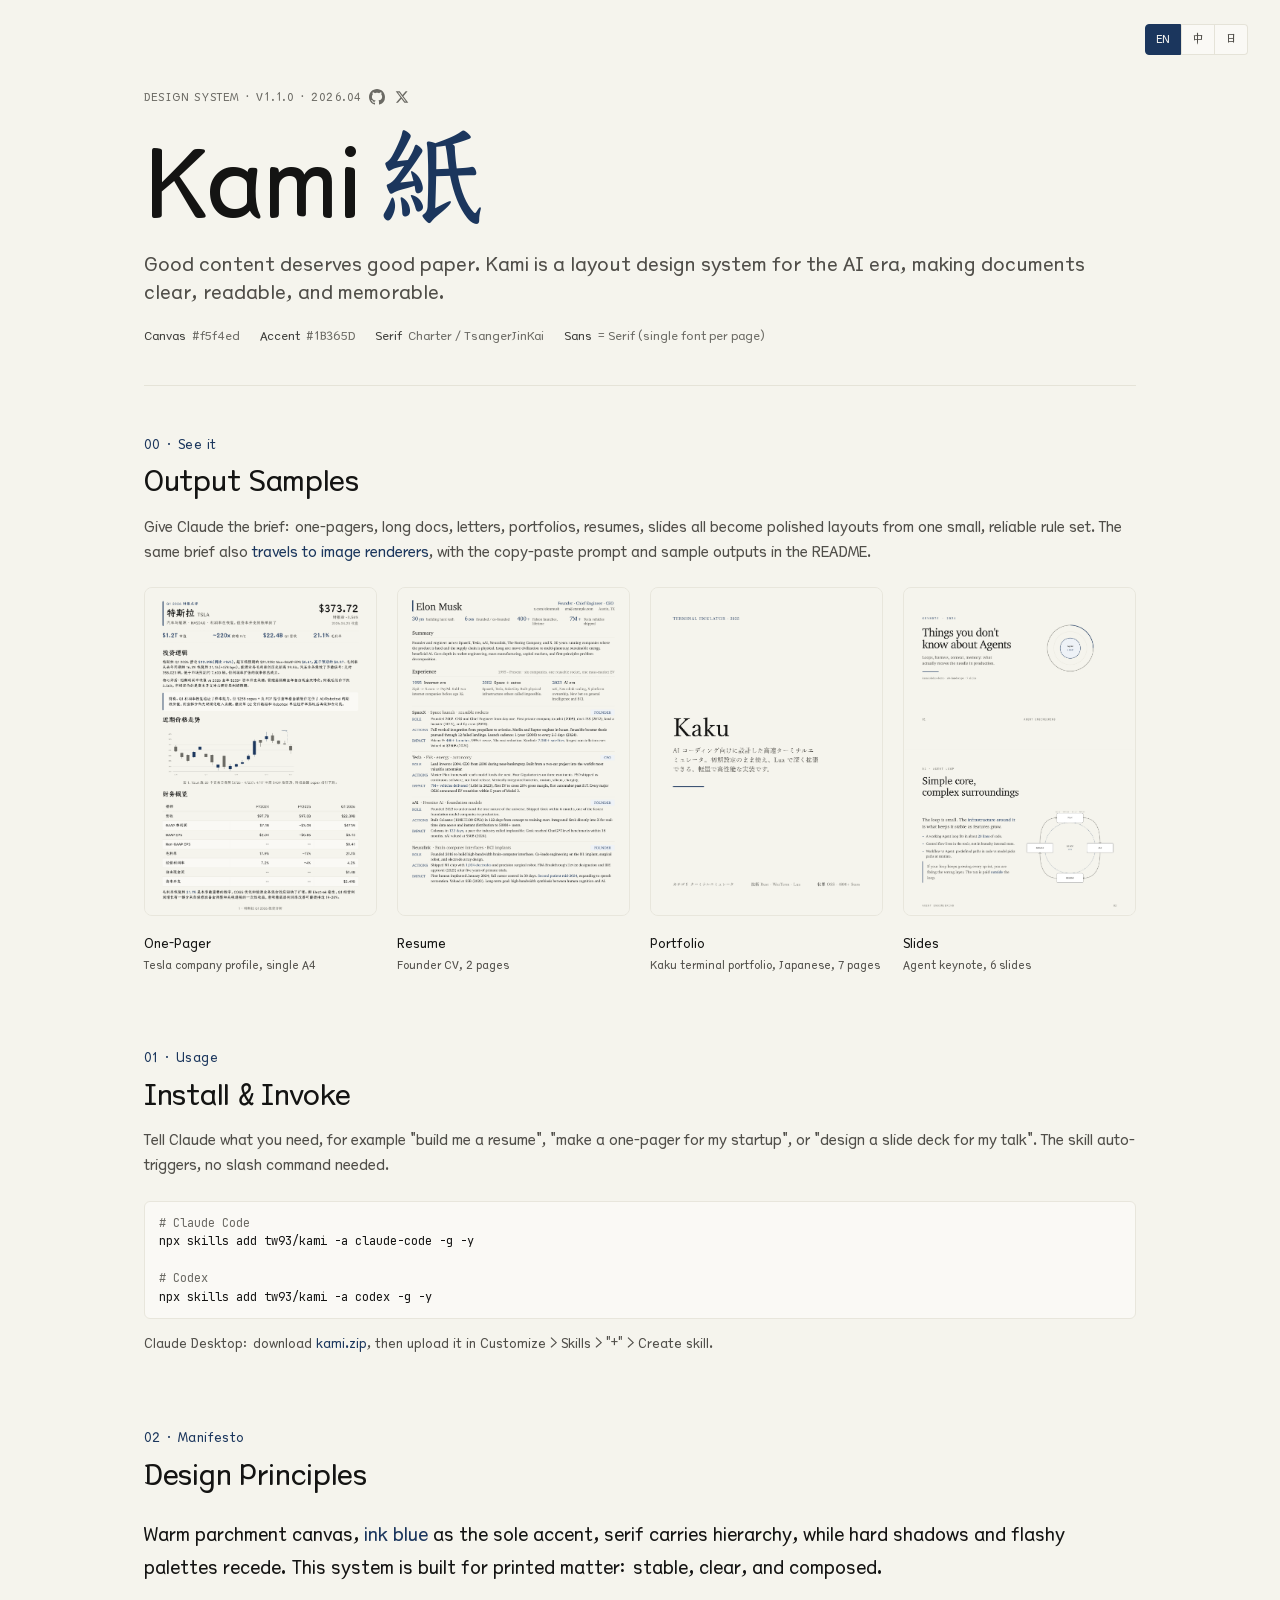
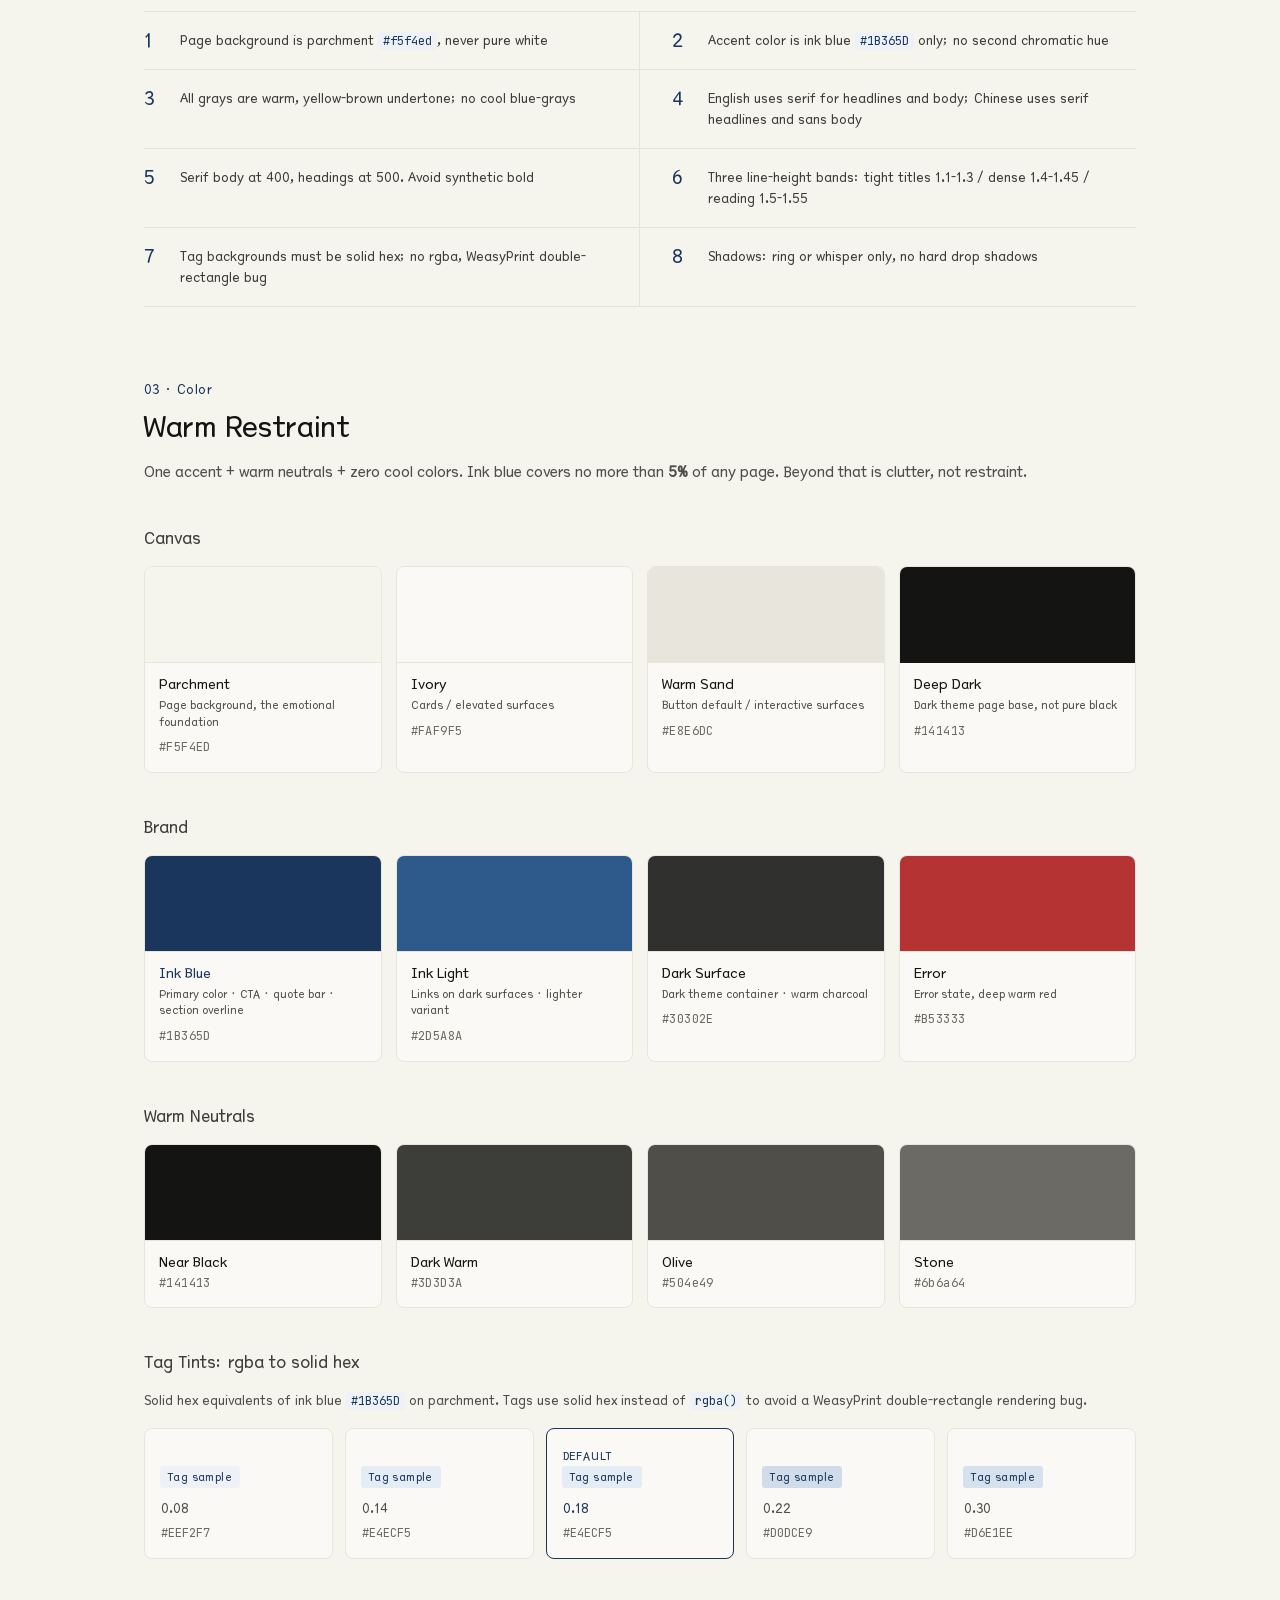
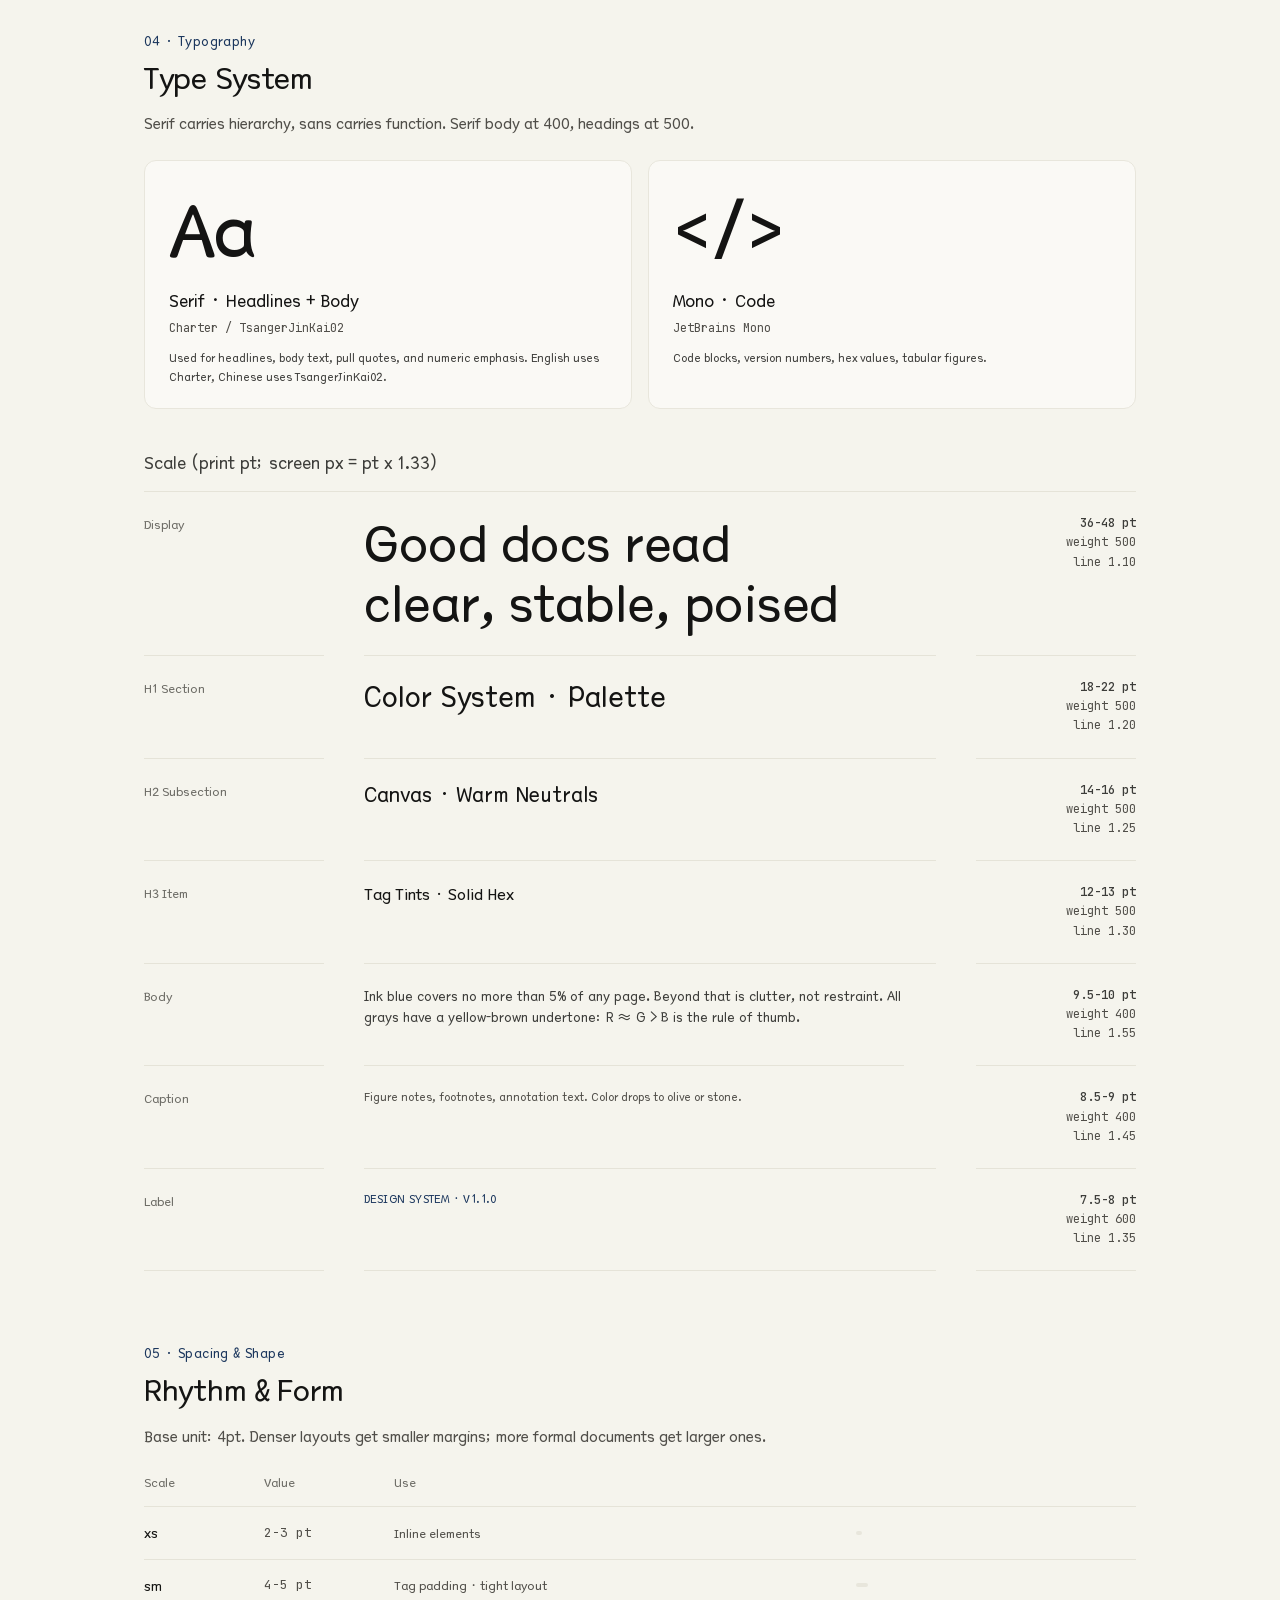
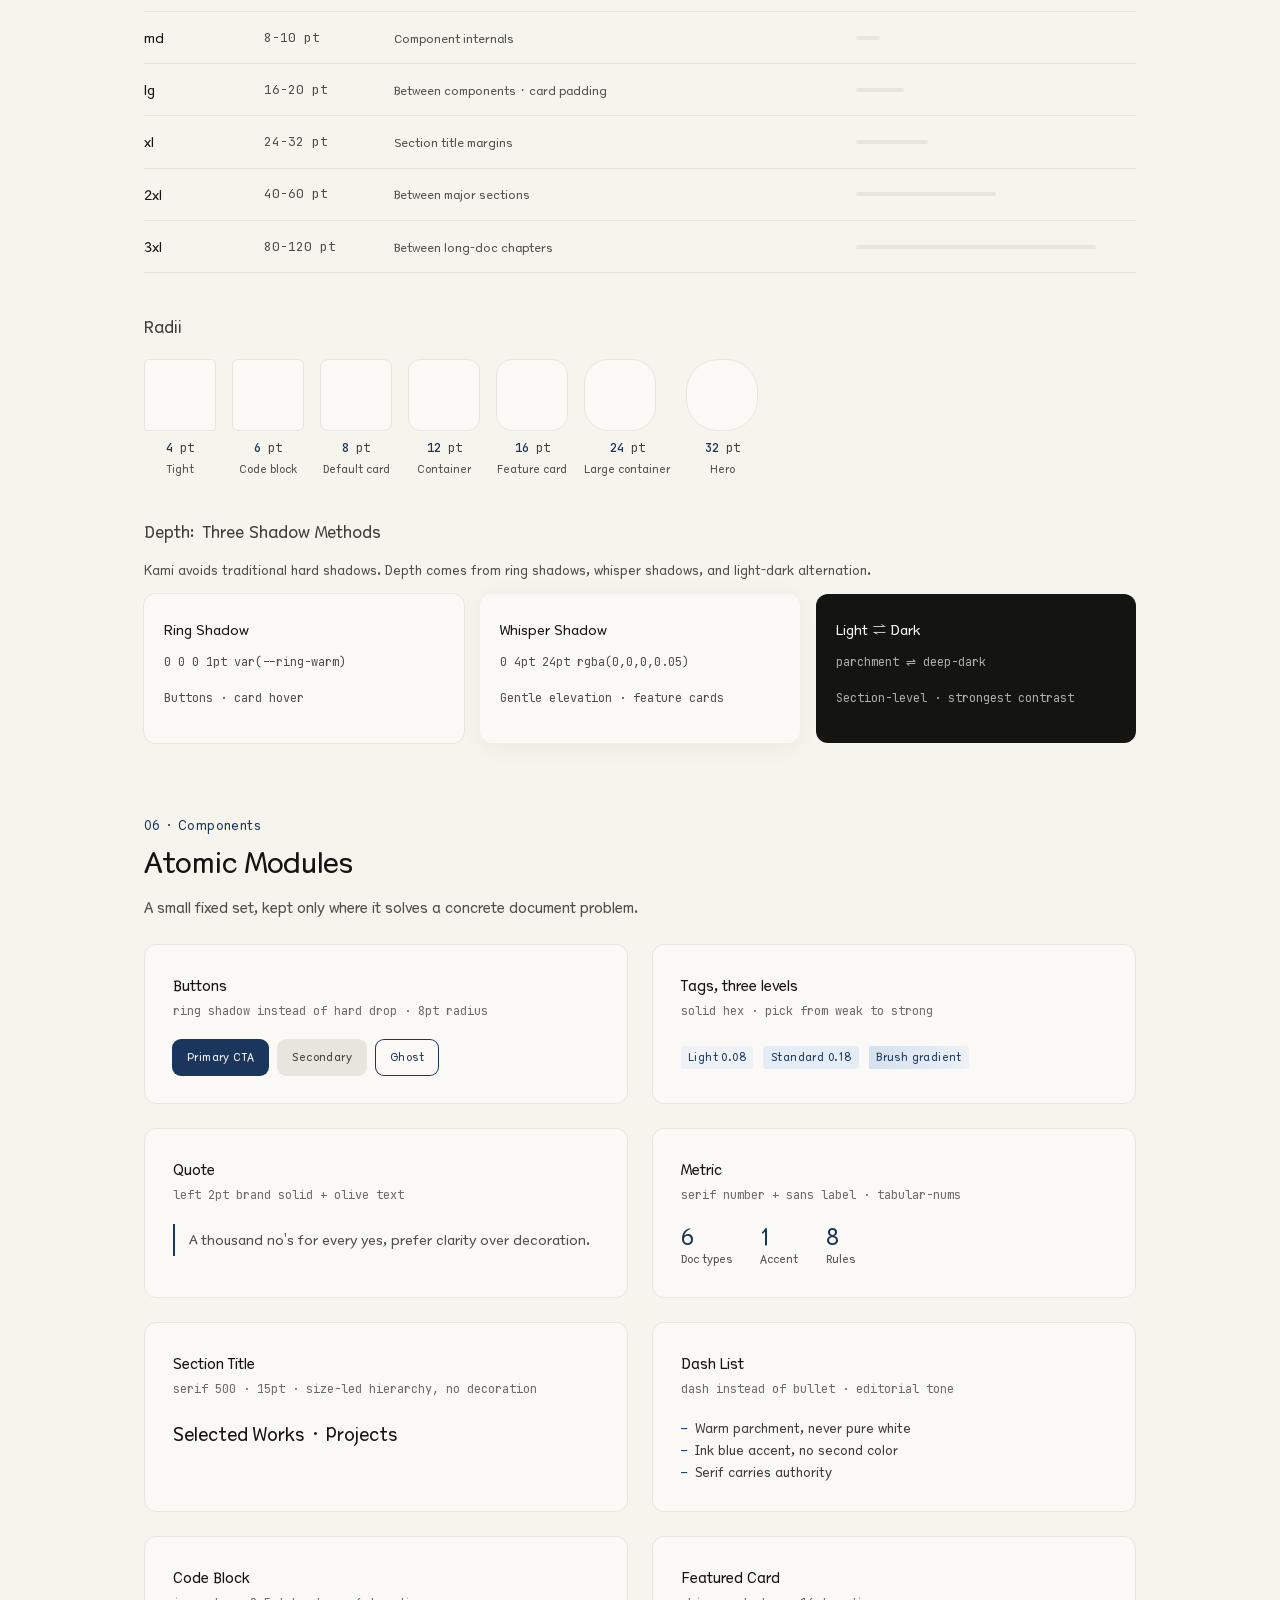
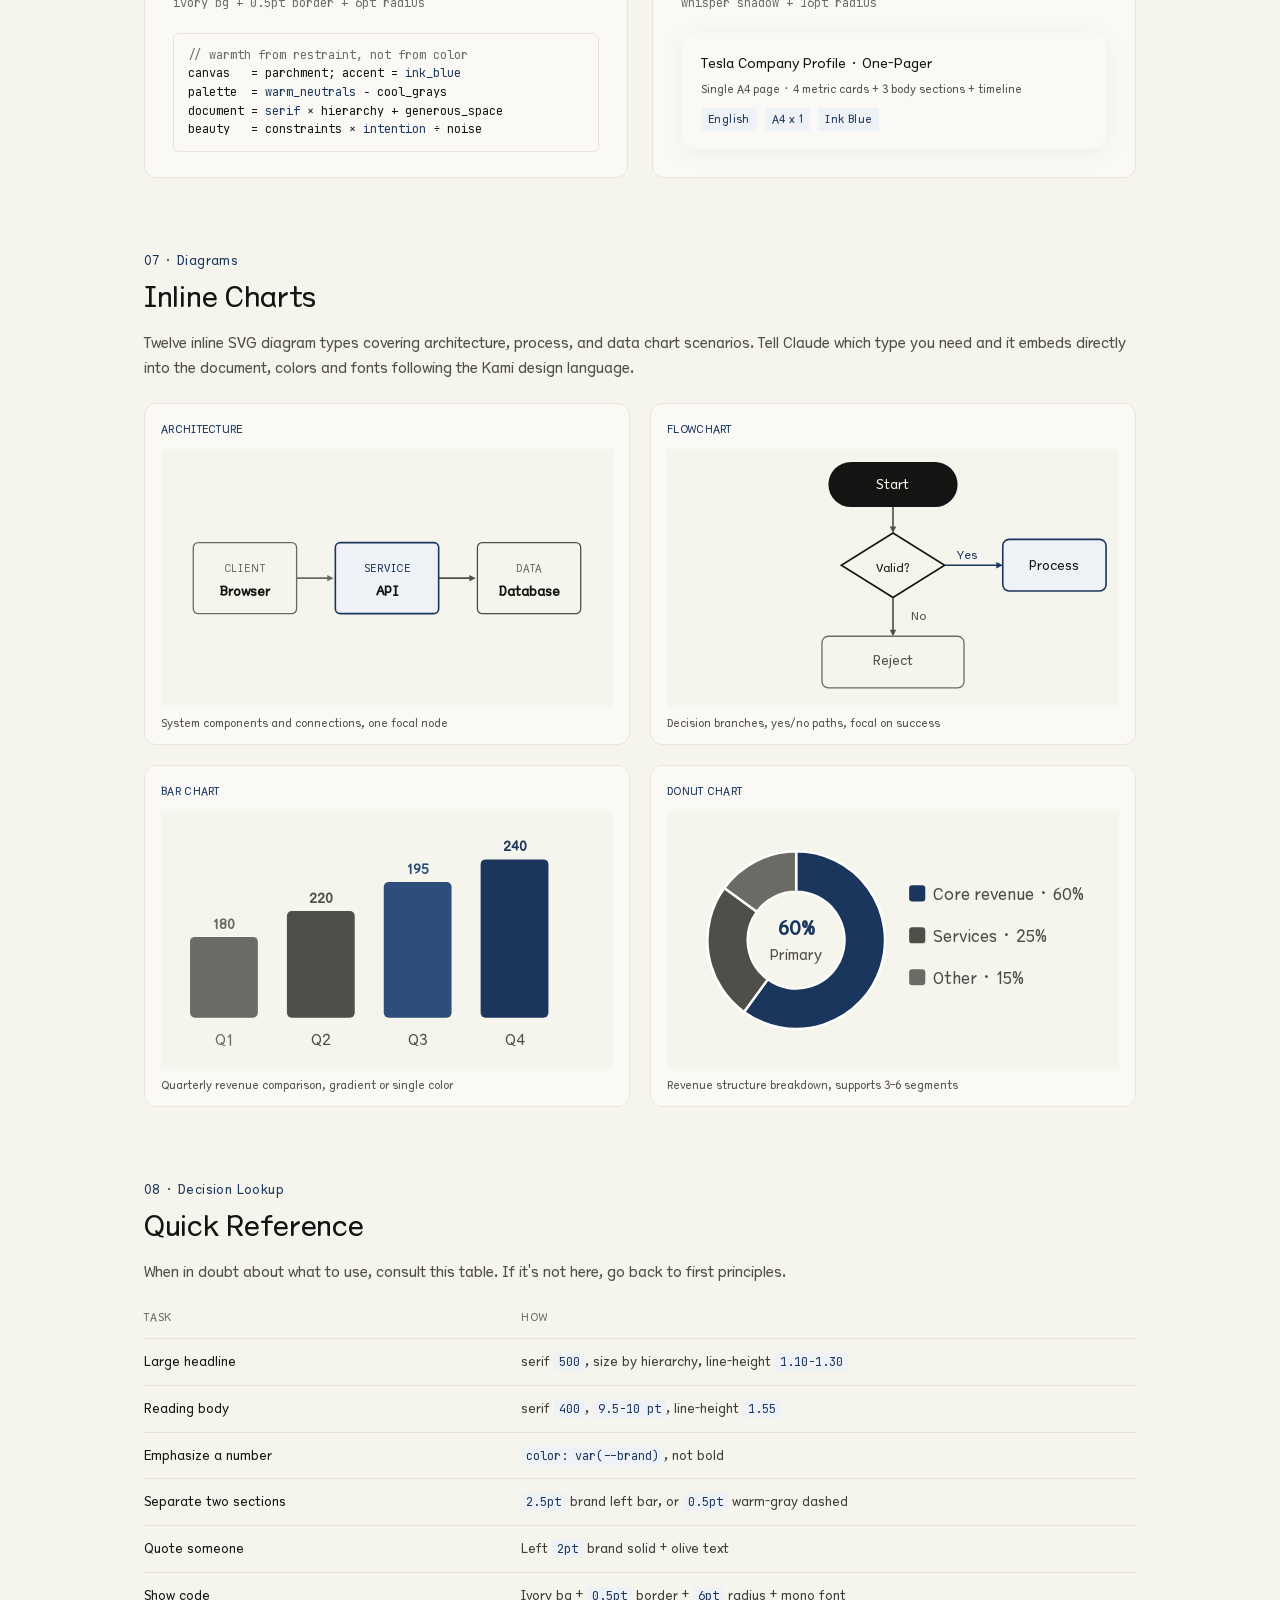
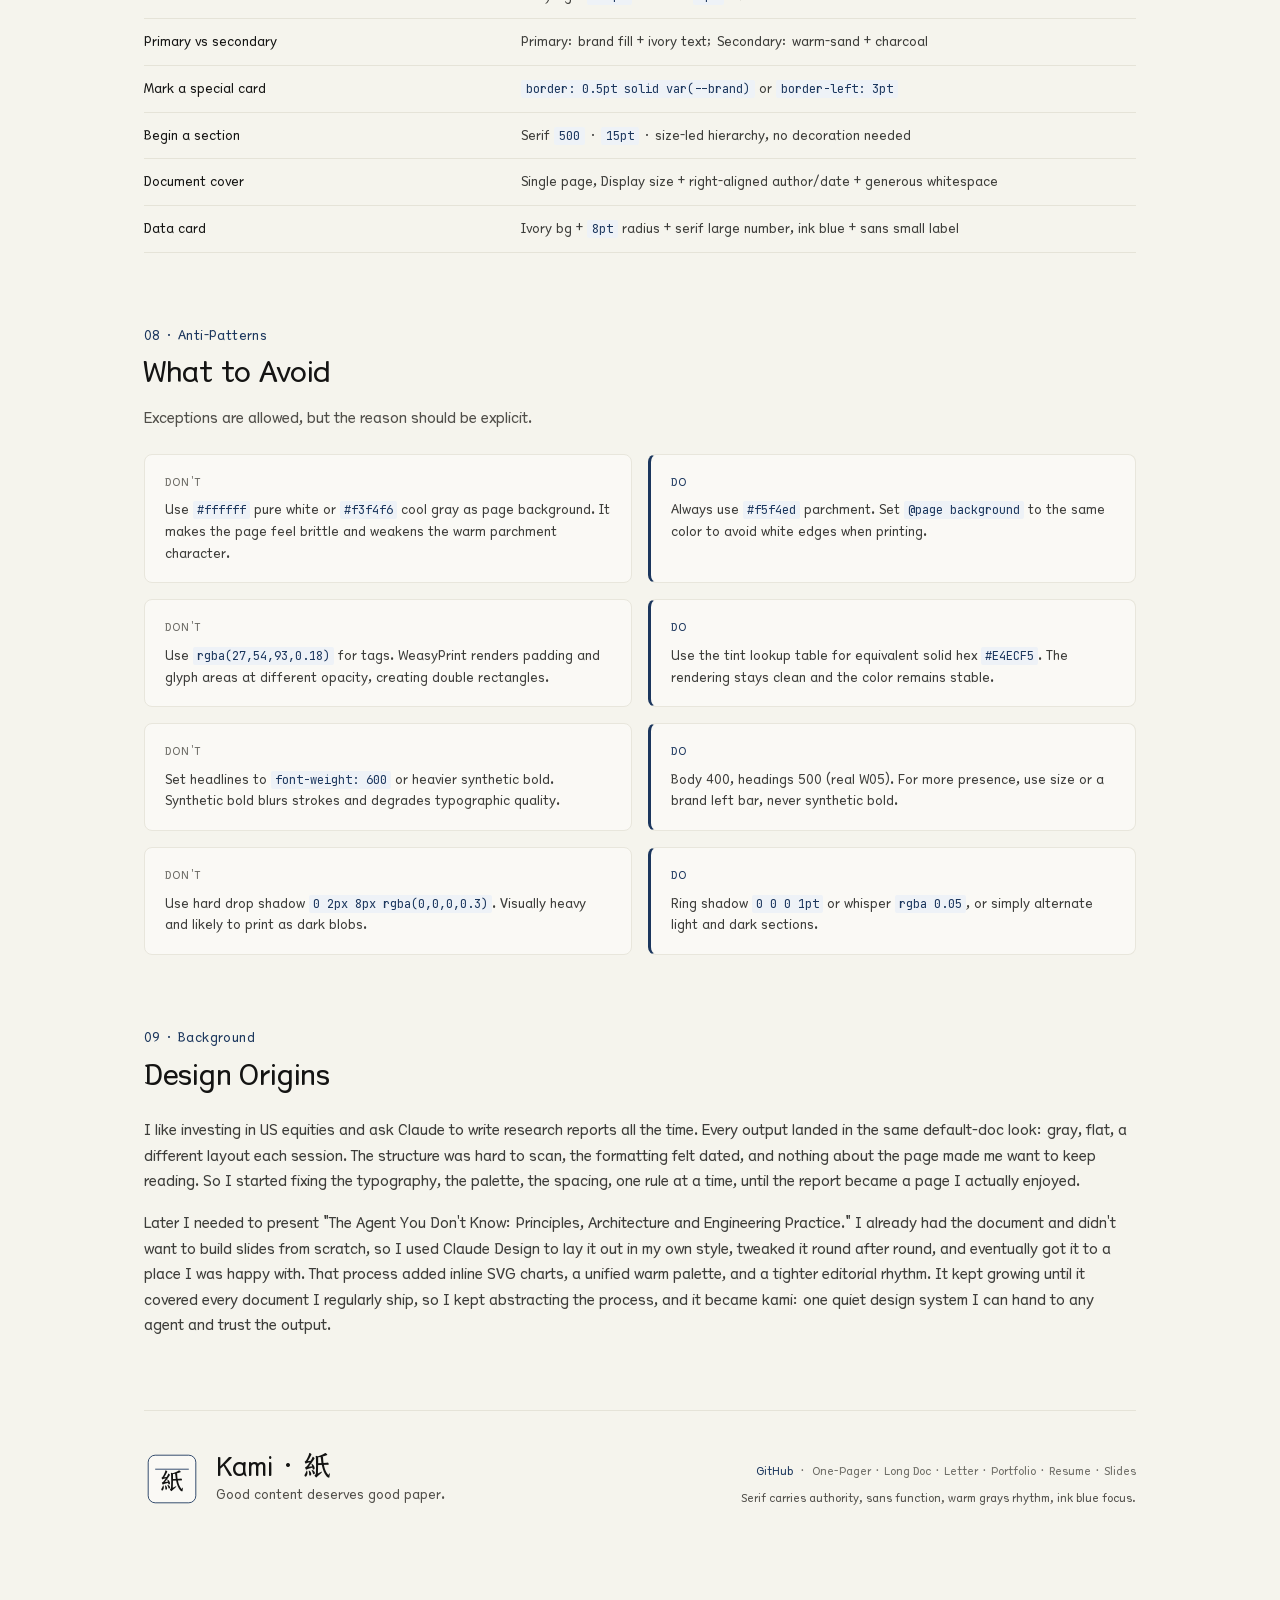
<file: skills/office/kami/index-en.html>
<!doctype html>
<html lang="en">
<head>
  <meta charset="utf-8">
  <title>Kami · Redirect</title>
  <meta name="viewport" content="width=device-width, initial-scale=1">
  <meta http-equiv="refresh" content="0; url=./">
  <meta name="robots" content="noindex">
  <link rel="canonical" href="./">
</head>
<body>
  <script>
    window.location.replace("./");
  </script>
  <p>Redirecting to the homepage. If it does not redirect, open <a href="./">Kami homepage</a>.</p>
</body>
</html>
</file>
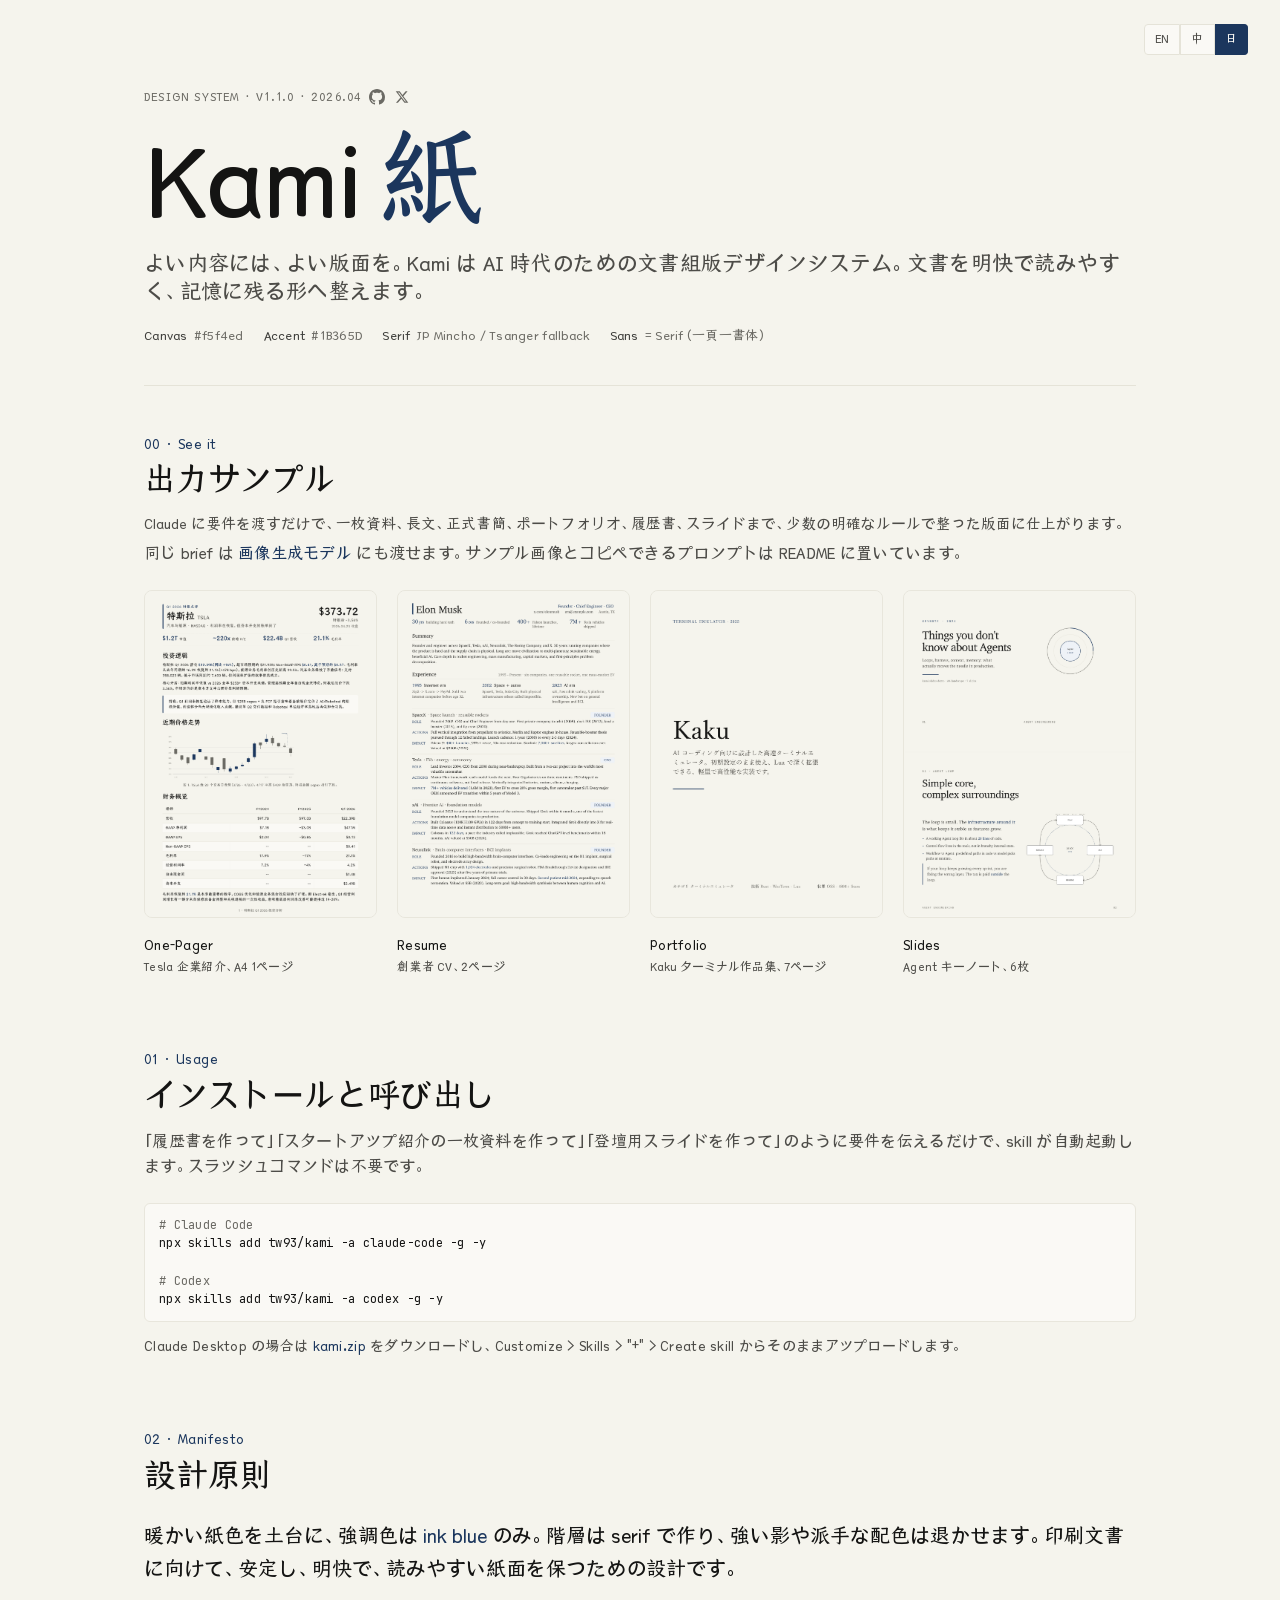
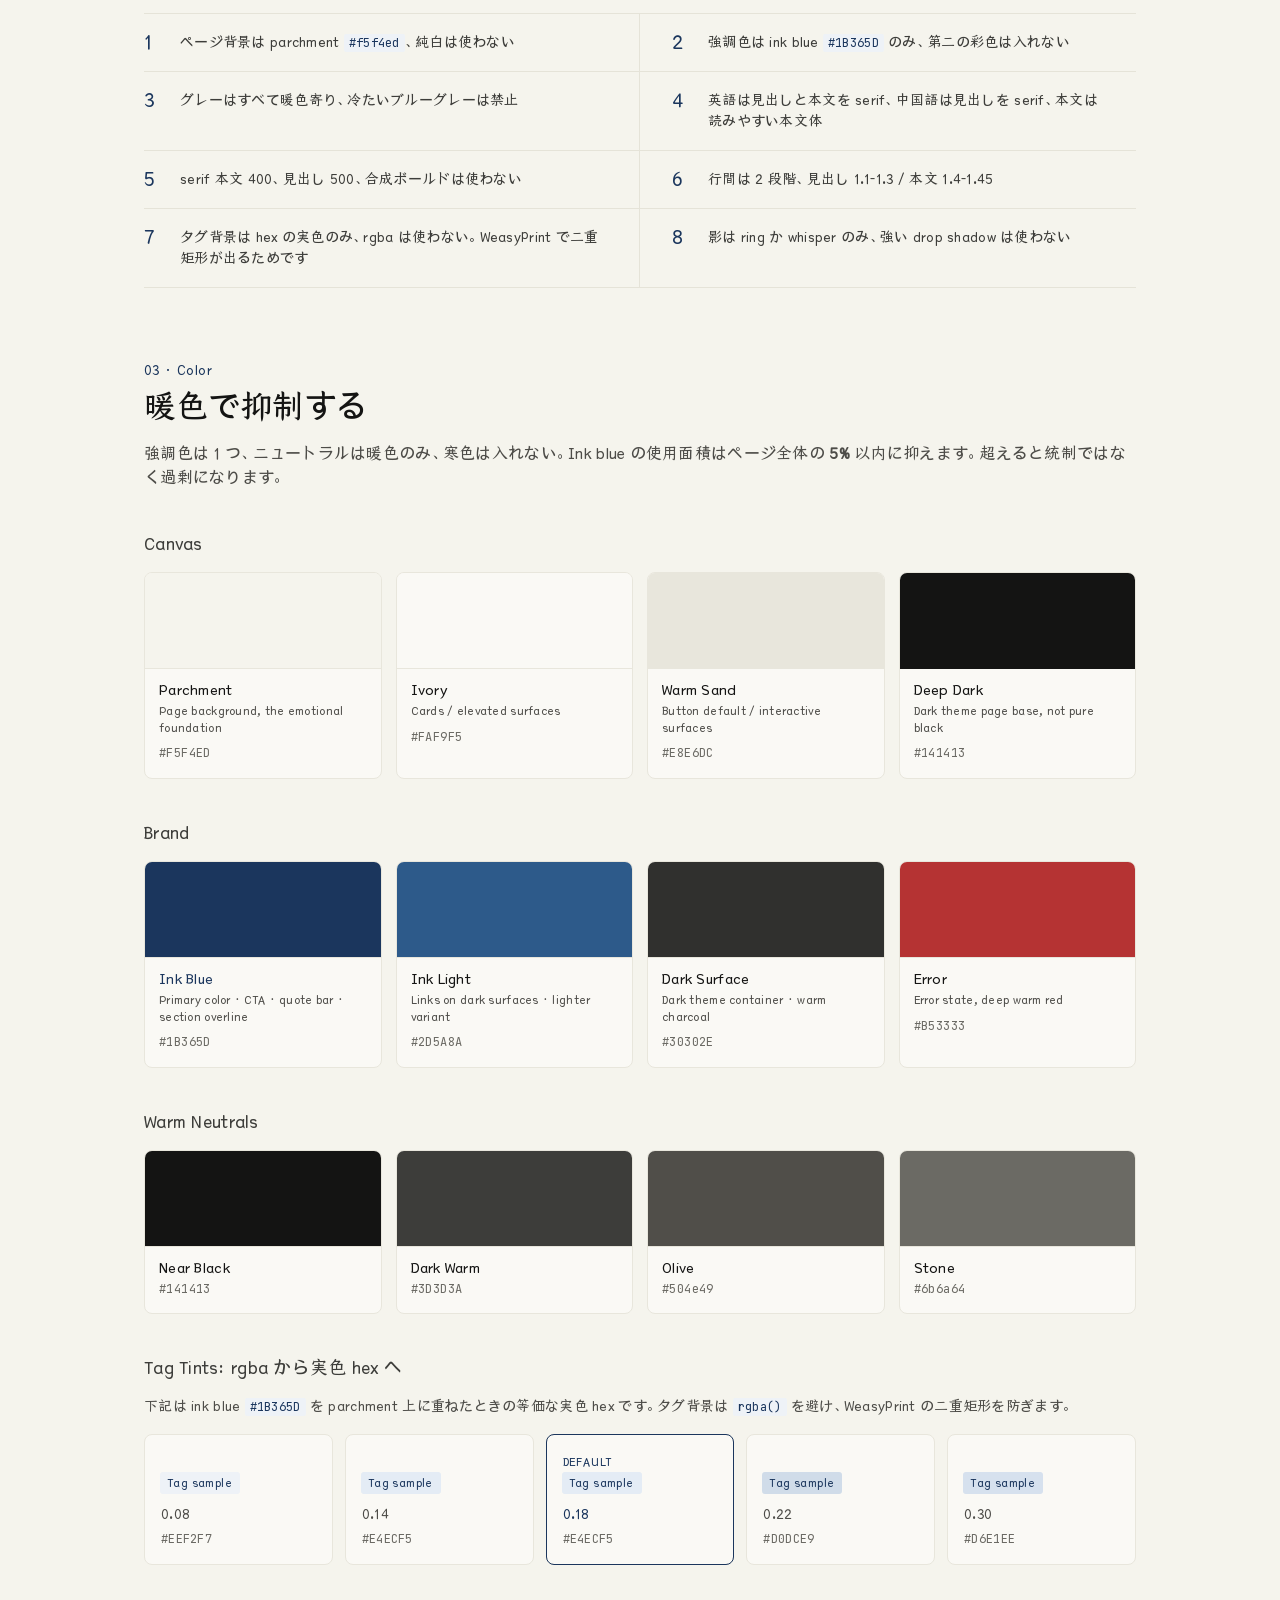
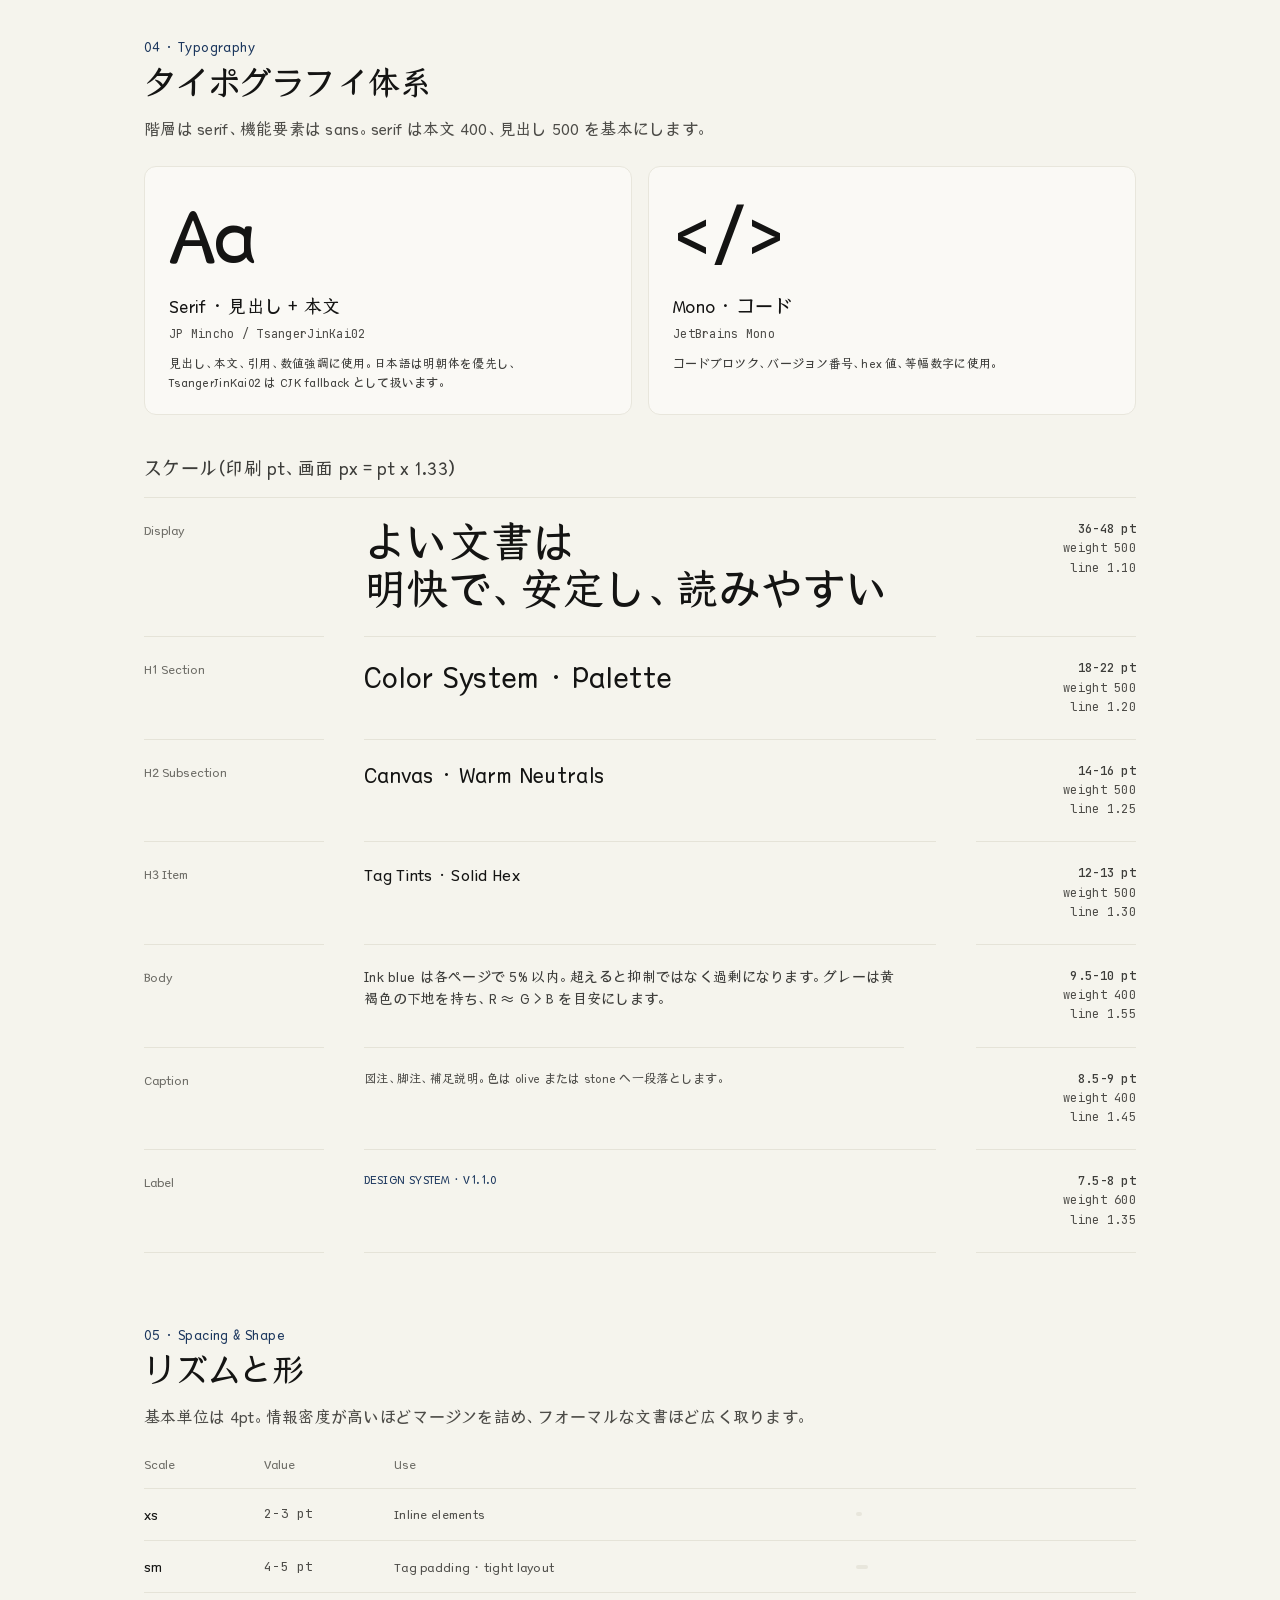
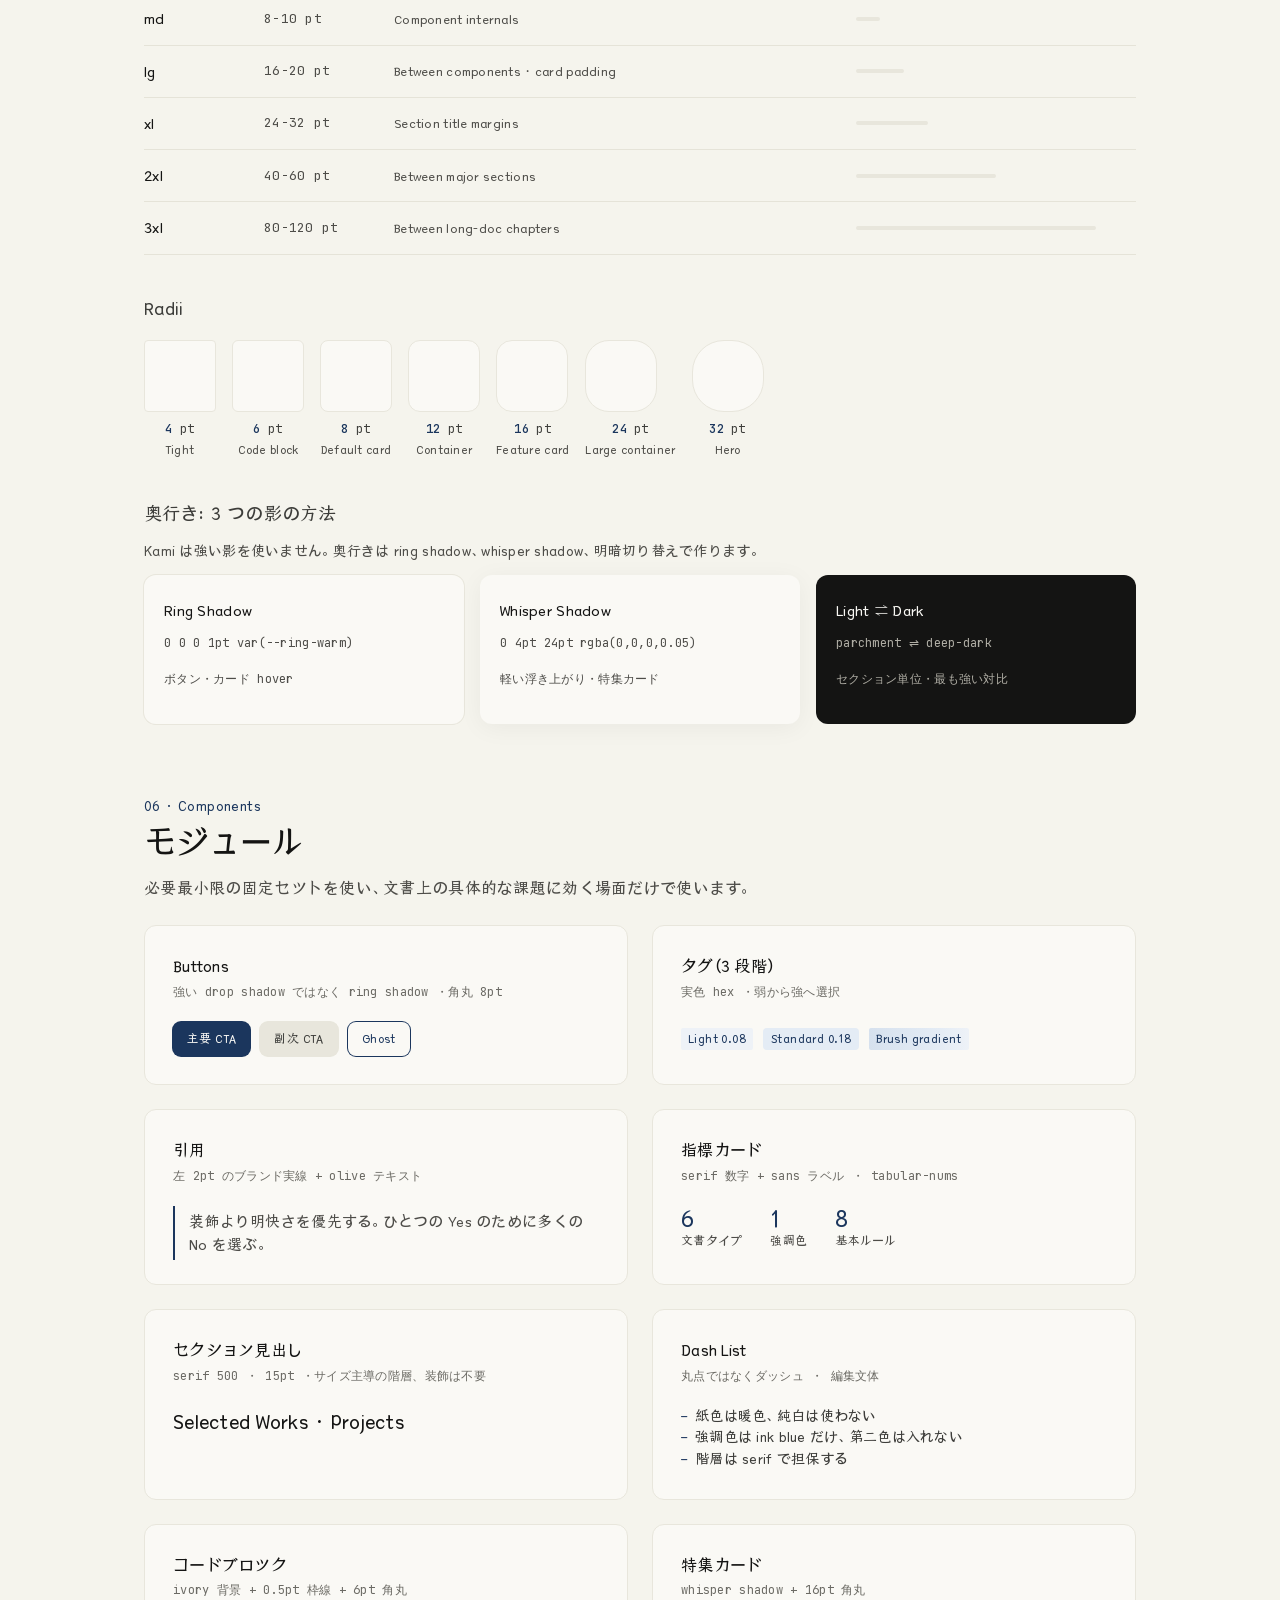
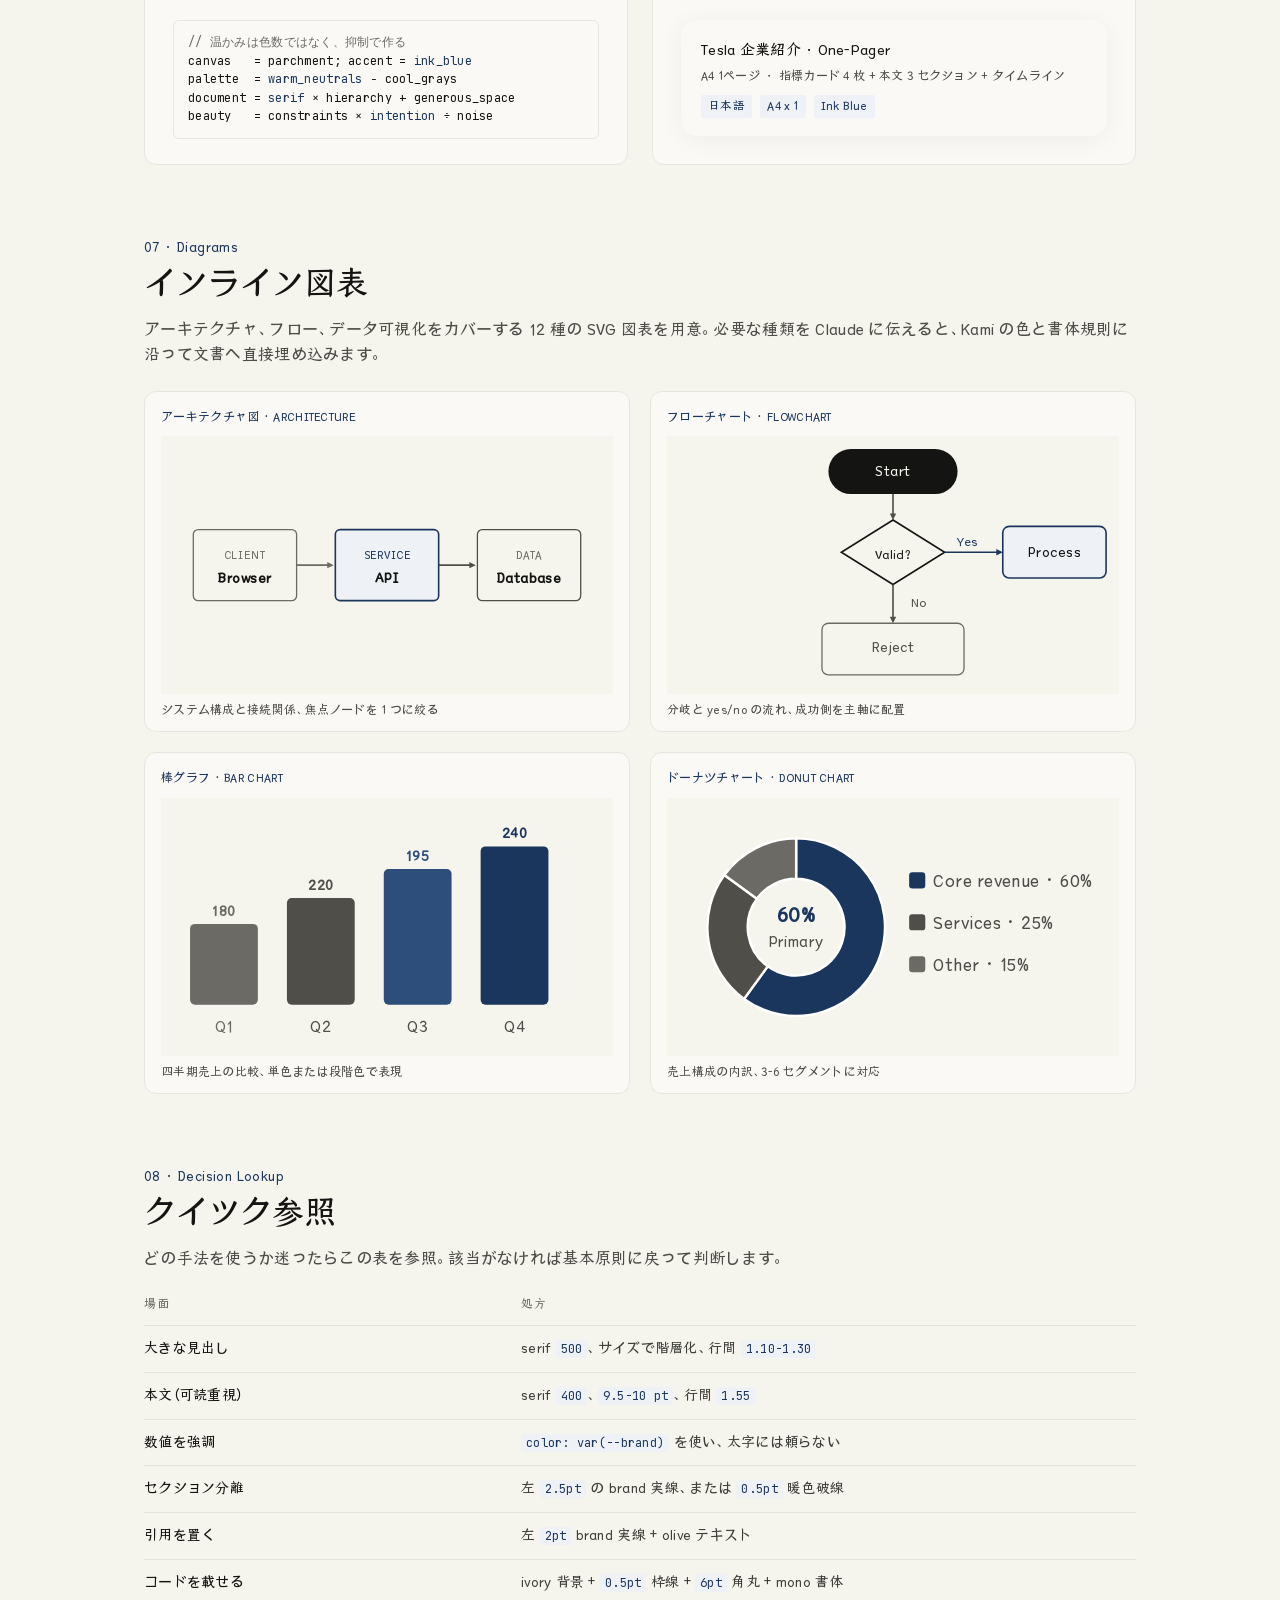
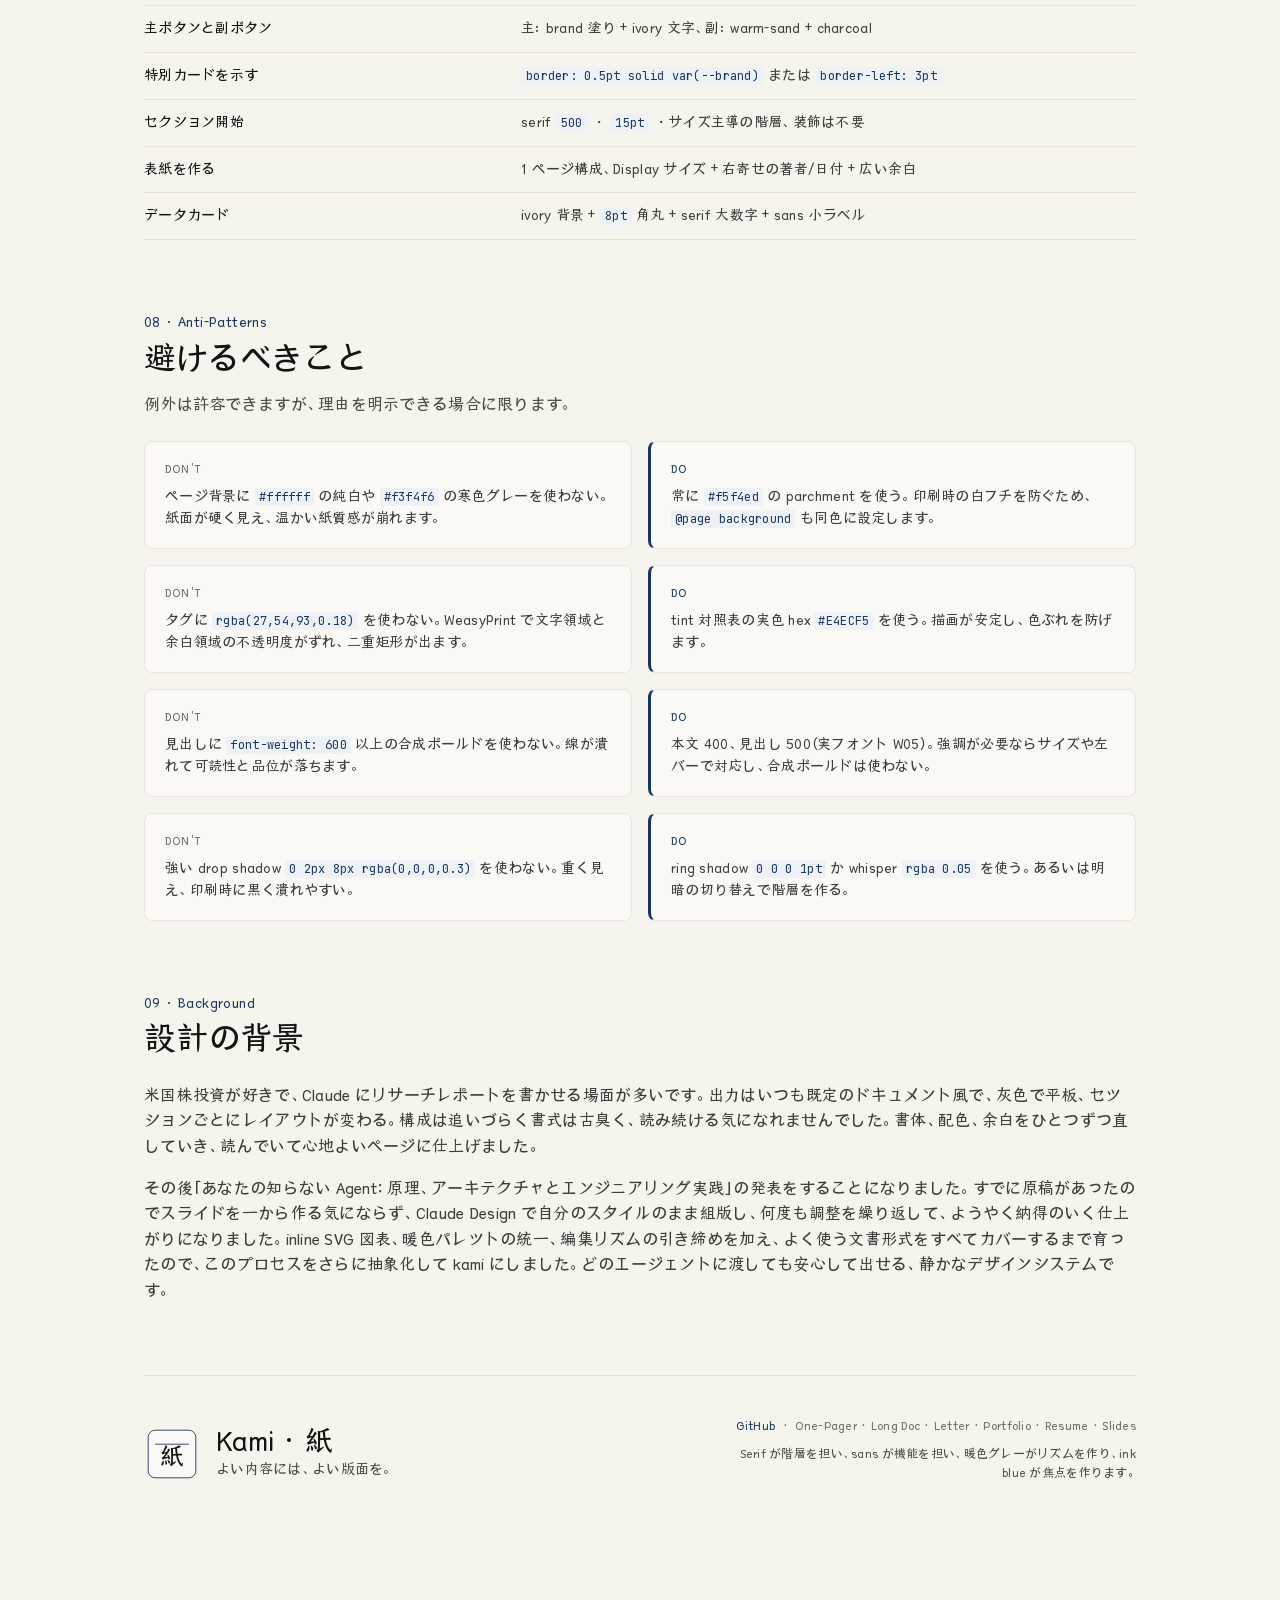
<file: skills/office/kami/index-ja.html>
<!doctype html>
<html lang="ja">
<head>
  <meta charset="utf-8">
  <title>Kami · Design System</title>
  <meta name="viewport" content="width=device-width, initial-scale=1">
  <meta name="description" content="Kami（紙）は、AI時代の文書制作に向けた、あたたかな紙面デザインシステムです。単一アクセントカラー、serif中心の階層、編集的な余白で一貫した可読性をつくります。">
  <link rel="icon" href="https://gw.alipayobjects.com/zos/k/vl/logo.svg" type="image/svg+xml">
  <link rel="stylesheet" href="./styles.css">
</head>
<body>
<nav class="lang-switch"><a href="./index.html">EN</a><a href="./index-zh.html">中</a><a href="./index-ja.html" class="active">日</a></nav>
<main class="page">

  <!-- ============ HERO ============ -->
  <header class="hero">
    <div class="eyebrow">
      <span>Design System · v1.1.0<span class="eyebrow-date"> · 2026.04</span></span>
      <span class="hero-links">
        <a href="https://github.com/tw93/kami" target="_blank" rel="noopener" aria-label="GitHub">
          <svg width="16" height="16" viewBox="0 0 16 16" fill="currentColor">
            <path d="M8 0C3.58 0 0 3.58 0 8c0 3.54 2.29 6.53 5.47 7.59.4.07.55-.17.55-.38 0-.19-.01-.82-.01-1.49-2.01.37-2.53-.49-2.69-.94-.09-.23-.48-.94-.82-1.13-.28-.15-.68-.52-.01-.53.63-.01 1.08.58 1.23.82.72 1.21 1.87.87 2.33.66.07-.52.28-.87.51-1.07-1.78-.2-3.64-.89-3.64-3.95 0-.87.31-1.59.82-2.15-.08-.2-.36-1.02.08-2.12 0 0 .67-.21 2.2.82.64-.18 1.32-.27 2-.27.68 0 1.36.09 2 .27 1.53-1.04 2.2-.82 2.2-.82.44 1.1.16 1.92.08 2.12.51.56.82 1.27.82 2.15 0 3.07-1.87 3.75-3.65 3.95.29.25.54.73.54 1.48 0 1.07-.01 1.93-.01 2.2 0 .21.15.46.55.38A8.01 8.01 0 0016 8c0-4.42-3.58-8-8-8z"/>
          </svg>
        </a>
        <a href="https://x.com/HiTw93" target="_blank" rel="noopener" aria-label="X">
          <svg width="14" height="14" viewBox="0 0 24 24" fill="currentColor">
            <path d="M18.244 2.25h3.308l-7.227 8.26 8.502 11.24H16.17l-5.214-6.817L4.99 21.75H1.68l7.73-8.835L1.254 2.25H8.08l4.713 6.231zm-1.161 17.52h1.833L7.084 4.126H5.117z"/>
          </svg>
        </a>
      </span>
    </div>
    <h1>Kami<span class="cn">紙</span></h1>
    <p class="tagline">よい内容には、よい版面を。Kami は AI 時代のための文書組版デザインシステム。文書を明快で読みやすく、記憶に残る形へ整えます。</p>
    <div class="hero-tokens">
      <span><b>Canvas</b>#f5f4ed</span>
      <span><b>Accent</b>#1B365D</span>
      <span><b>Serif</b>JP Mincho / Tsanger fallback</span>
      <span><b>Sans</b>= Serif (一頁一書体)</span>
    </div>
  </header>

  <!-- ============ 00 DEMOS ============ -->
  <section>
    <div class="section-head">
      <p class="section-num">00 · See it</p>
      <h2 class="section-title">出力サンプル</h2>
      <p class="section-lede section-lede-nowrap">Claude に要件を渡すだけで、一枚資料、長文、正式書簡、ポートフォリオ、履歴書、スライドまで、少数の明確なルールで整った版面に仕上がります。</p>
      <p class="section-lede" style="margin-top:6px;">同じ brief は <a href="https://github.com/tw93/kami#travel" style="color:var(--brand); text-decoration:none; font-weight:500;">画像生成モデル</a> にも渡せます。サンプル画像とコピペできるプロンプトは README に置いています。</p>
    </div>
    <div class="demo-grid">
      <div class="demo-card">
        <a href="assets/demos/demo-tesla.pdf" target="_blank"><img src="assets/demos/demo-tesla.png" alt="Tesla company one-pager"></a>
        <p class="demo-title">One-Pager</p>
        <p class="demo-desc">Tesla 企業紹介、A4 1ページ</p>
      </div>
      <div class="demo-card">
        <a href="assets/demos/demo-musk-resume.pdf" target="_blank"><img src="assets/demos/demo-musk-resume.png" alt="Musk resume"></a>
        <p class="demo-title">Resume</p>
        <p class="demo-desc">創業者 CV、2ページ</p>
      </div>
      <div class="demo-card">
        <a href="assets/demos/demo-kaku.pdf" target="_blank"><img src="assets/demos/demo-kaku.png" alt="Kaku portfolio"></a>
        <p class="demo-title">Portfolio</p>
        <p class="demo-desc demo-desc-nowrap">Kaku ターミナル作品集、7ページ</p>
      </div>
      <div class="demo-card">
        <a href="assets/demos/demo-agent-slides.pdf" target="_blank"><img src="assets/demos/demo-agent-slides.png" alt="Agent slides"></a>
        <p class="demo-title">Slides</p>
        <p class="demo-desc">Agent キーノート、6枚</p>
      </div>
    </div>
  </section>

  <!-- ============ 01 INSTALL ============ -->
  <section>
    <div class="section-head">
      <p class="section-num">01 · Usage</p>
      <h2 class="section-title">インストールと呼び出し</h2>
      <p class="section-lede">「履歴書を作って」「スタートアップ紹介の一枚資料を作って」「登壇用スライドを作って」のように要件を伝えるだけで、skill が自動起動します。スラッシュコマンドは不要です。</p>
    </div>
<pre class="code"><span class="c"># Claude Code</span>
npx skills add tw93/kami -a claude-code -g -y

<span class="c"># Codex</span>
npx skills add tw93/kami -a codex -g -y</pre>
    <p class="section-lede" style="font-size:14px;">Claude Desktop の場合は <a href="https://cdn.jsdelivr.net/gh/tw93/kami@main/dist/kami.zip" style="color:var(--brand); text-decoration:none; font-weight:500;">kami.zip</a> をダウンロードし、Customize &gt; Skills &gt; "+" &gt; Create skill からそのままアップロードします。</p>
  </section>

  <!-- ============ 02 MANIFESTO ============ -->
  <section>
    <div class="section-head">
      <p class="section-num">02 · Manifesto</p>
      <h2 class="section-title">設計原則</h2>
    </div>
    <p class="manifesto">暖かい紙色を土台に、強調色は <em>ink blue</em> のみ。階層は serif で作り、強い影や派手な配色は退かせます。印刷文書に向けて、安定し、明快で、読みやすい紙面を保つための設計です。</p>
    <ol class="rules">
      <li><span class="n">1</span><p>ページ背景は parchment <code>#f5f4ed</code>、純白は使わない</p></li>
      <li><span class="n">2</span><p>強調色は ink blue <code>#1B365D</code> のみ、第二の彩色は入れない</p></li>
      <li><span class="n">3</span><p>グレーはすべて暖色寄り、冷たいブルーグレーは禁止</p></li>
      <li><span class="n">4</span><p>英語は見出しと本文を serif、中国語は見出しを serif、本文は読みやすい本文体</p></li>
      <li><span class="n">5</span><p>serif 本文 400、見出し 500、合成ボールドは使わない</p></li>
      <li><span class="n">6</span><p>行間は 2 段階、見出し 1.1-1.3 / 本文 1.4-1.45</p></li>
      <li><span class="n">7</span><p>タグ背景は hex の実色のみ、rgba は使わない。WeasyPrint で二重矩形が出るためです</p></li>
      <li><span class="n">8</span><p>影は ring か whisper のみ、強い drop shadow は使わない</p></li>
    </ol>
  </section>

  <!-- ============ 03 COLOR ============ -->
  <section>
    <div class="section-head">
      <p class="section-num">03 · Color</p>
      <h2 class="section-title">暖色で抑制する</h2>
      <p class="section-lede">強調色は 1 つ、ニュートラルは暖色のみ、寒色は入れない。Ink blue の使用面積はページ全体の <b>5%</b> 以内に抑えます。超えると統制ではなく過剰になります。</p>
    </div>

    <h3 class="subhead">Canvas</h3>
    <div class="swatches">
      <div class="swatch"><div class="chip" style="background:#f5f4ed"></div><div class="info"><p class="name">Parchment</p><p class="role">Page background, the emotional foundation</p><span class="hex">#F5F4ED</span></div></div>
      <div class="swatch"><div class="chip" style="background:#faf9f5"></div><div class="info"><p class="name">Ivory</p><p class="role">Cards / elevated surfaces</p><span class="hex">#FAF9F5</span></div></div>
      <div class="swatch"><div class="chip" style="background:#e8e6dc"></div><div class="info"><p class="name">Warm Sand</p><p class="role">Button default / interactive surfaces</p><span class="hex">#E8E6DC</span></div></div>
      <div class="swatch dark"><div class="chip" style="background:#141413"></div><div class="info"><p class="name" style="color:var(--deep-dark)">Deep Dark</p><p class="role">Dark theme page base, not pure black</p><span class="hex">#141413</span></div></div>
    </div>

    <h3 class="subhead">Brand</h3>
    <div class="swatches">
      <div class="swatch brand"><div class="chip" style="background:#1B365D"></div><div class="info"><p class="name">Ink Blue</p><p class="role">Primary color · CTA · quote bar · section overline</p><span class="hex">#1B365D</span></div></div>
      <div class="swatch"><div class="chip" style="background:#2D5A8A"></div><div class="info"><p class="name">Ink Light</p><p class="role">Links on dark surfaces · lighter variant</p><span class="hex">#2D5A8A</span></div></div>
      <div class="swatch"><div class="chip" style="background:#30302e"></div><div class="info"><p class="name" style="color:var(--deep-dark)">Dark Surface</p><p class="role">Dark theme container · warm charcoal</p><span class="hex">#30302E</span></div></div>
      <div class="swatch"><div class="chip" style="background:#b53333"></div><div class="info"><p class="name">Error</p><p class="role">Error state, deep warm red</p><span class="hex">#B53333</span></div></div>
    </div>

    <h3 class="subhead">Warm Neutrals</h3>
    <div class="swatches" style="grid-template-columns: repeat(4, 1fr);">
      <div class="swatch"><div class="chip" style="background:#141413"></div><div class="info"><p class="name">Near Black</p><span class="hex">#141413</span></div></div>
      <div class="swatch"><div class="chip" style="background:#3d3d3a"></div><div class="info"><p class="name">Dark Warm</p><span class="hex">#3D3D3A</span></div></div>
      <div class="swatch"><div class="chip" style="background:#504e49"></div><div class="info"><p class="name">Olive</p><span class="hex">#504e49</span></div></div>
      <div class="swatch"><div class="chip" style="background:#6b6a64"></div><div class="info"><p class="name">Stone</p><span class="hex">#6b6a64</span></div></div>
    </div>

    <h3 class="subhead">Tag Tints: rgba から実色 hex へ</h3>
    <p style="font-size:14px; color: var(--olive); margin: 0 0 16px; line-height: 1.55;">下記は ink blue <code style="font-family:var(--mono);font-size:12px;background:#EEF2F7;color:var(--brand);padding:1px 5px;border-radius:2px">#1B365D</code> を parchment 上に重ねたときの等価な実色 hex です。タグ背景は <code style="font-family:var(--mono);font-size:12px;background:#EEF2F7;color:var(--brand);padding:1px 5px;border-radius:2px">rgba()</code> を避け、WeasyPrint の二重矩形を防ぎます。</p>
    <div class="tint-strip">
      <div class="tint"><span class="flag">&nbsp;</span><span class="sample" style="background:#EEF2F7">Tag sample</span><p class="opacity">0.08</p><span class="hex">#EEF2F7</span></div>
      <div class="tint"><span class="flag">&nbsp;</span><span class="sample" style="background:#E4ECF5">Tag sample</span><p class="opacity">0.14</p><span class="hex">#E4ECF5</span></div>
      <div class="tint default"><span class="flag">Default</span><span class="sample" style="background:#E4ECF5">Tag sample</span><p class="opacity">0.18</p><span class="hex">#E4ECF5</span></div>
      <div class="tint"><span class="flag">&nbsp;</span><span class="sample" style="background:#D0DCE9">Tag sample</span><p class="opacity">0.22</p><span class="hex">#D0DCE9</span></div>
      <div class="tint"><span class="flag">&nbsp;</span><span class="sample" style="background:#D6E1EE">Tag sample</span><p class="opacity">0.30</p><span class="hex">#D6E1EE</span></div>
    </div>
  </section>

  <!-- ============ 04 TYPE ============ -->
  <section>
    <div class="section-head">
      <p class="section-num">04 · Typography</p>
      <h2 class="section-title">タイポグラフィ体系</h2>
      <p class="section-lede">階層は serif、機能要素は sans。serif は本文 400、見出し 500 を基本にします。</p>
    </div>

    <div class="family-grid">
      <div class="family serif">
        <p class="glyph">Aa</p>
        <p class="role">Serif · 見出し + 本文</p>
        <p class="name">JP Mincho / TsangerJinKai02</p>
        <p class="use">見出し、本文、引用、数値強調に使用。日本語は明朝体を優先し、TsangerJinKai02 は CJK fallback として扱います。</p>
      </div>
      <div class="family mono">
        <p class="glyph">&lt;/&gt;</p>
        <p class="role">Mono · コード</p>
        <p class="name">JetBrains Mono</p>
        <p class="use">コードブロック、バージョン番号、hex 値、等幅数字に使用。</p>
      </div>
    </div>

    <h3 class="subhead">スケール（印刷 pt、画面 px = pt x 1.33）</h3>
    <div class="type-grid">
      <div class="type-row">
        <div class="type-label">Display</div>
        <div class="type-sample display">よい文書は<br><span class="display-line-nowrap">明快で、安定し、読みやすい</span></div>
        <div class="type-specs"><b>36-48 pt</b><br>weight 500<br>line 1.10</div>
      </div>
      <div class="type-row">
        <div class="type-label">H1 Section</div>
        <div class="type-sample h1">Color System · Palette</div>
        <div class="type-specs"><b>18-22 pt</b><br>weight 500<br>line 1.20</div>
      </div>
      <div class="type-row">
        <div class="type-label">H2 Subsection</div>
        <div class="type-sample h2">Canvas · Warm Neutrals</div>
        <div class="type-specs"><b>14-16 pt</b><br>weight 500<br>line 1.25</div>
      </div>
      <div class="type-row">
        <div class="type-label">H3 Item</div>
        <div class="type-sample h3">Tag Tints · Solid Hex</div>
        <div class="type-specs"><b>12-13 pt</b><br>weight 500<br>line 1.30</div>
      </div>
      <div class="type-row">
        <div class="type-label">Body</div>
        <div class="type-sample body">Ink blue は各ページで 5% 以内。超えると抑制ではなく過剰になります。グレーは黄褐色の下地を持ち、R ≈ G > B を目安にします。</div>
        <div class="type-specs"><b>9.5-10 pt</b><br>weight 400<br>line 1.55</div>
      </div>
      <div class="type-row">
        <div class="type-label">Caption</div>
        <div class="type-sample caption">図注、脚注、補足説明。色は olive または stone へ一段落とします。</div>
        <div class="type-specs"><b>8.5-9 pt</b><br>weight 400<br>line 1.45</div>
      </div>
      <div class="type-row">
        <div class="type-label">Label</div>
        <div class="type-sample label">Design System · v1.1.0</div>
        <div class="type-specs"><b>7.5-8 pt</b><br>weight 600<br>line 1.35</div>
      </div>
    </div>
  </section>

  <!-- ============ 05 SPACING ============ -->
  <section>
    <div class="section-head">
      <p class="section-num">05 · Spacing &amp; Shape</p>
      <h2 class="section-title">リズムと形</h2>
      <p class="section-lede">基本単位は 4pt。情報密度が高いほどマージンを詰め、フォーマルな文書ほど広く取ります。</p>
    </div>

    <table class="space-table">
      <tr><th>Scale</th><th>Value</th><th>Use</th><th></th></tr>
      <tr><td class="name">xs</td><td class="val">2-3 pt</td><td class="use">Inline elements</td><td class="bar"><span style="width:6px"></span></td></tr>
      <tr><td class="name">sm</td><td class="val">4-5 pt</td><td class="use">Tag padding · tight layout</td><td class="bar"><span style="width:12px"></span></td></tr>
      <tr><td class="name">md</td><td class="val">8-10 pt</td><td class="use">Component internals</td><td class="bar"><span style="width:24px"></span></td></tr>
      <tr><td class="name">lg</td><td class="val">16-20 pt</td><td class="use">Between components · card padding</td><td class="bar"><span style="width:48px"></span></td></tr>
      <tr><td class="name">xl</td><td class="val">24-32 pt</td><td class="use">Section title margins</td><td class="bar"><span style="width:72px"></span></td></tr>
      <tr><td class="name">2xl</td><td class="val">40-60 pt</td><td class="use">Between major sections</td><td class="bar"><span style="width:140px"></span></td></tr>
      <tr><td class="name">3xl</td><td class="val">80-120 pt</td><td class="use">Between long-doc chapters</td><td class="bar"><span style="width:240px"></span></td></tr>
    </table>

    <h3 class="subhead">Radii</h3>
    <div class="radii">
      <div class="radius"><div class="box" style="border-radius:4px"></div><div class="r"><b>4</b> pt</div><div class="label">Tight</div></div>
      <div class="radius"><div class="box" style="border-radius:6px"></div><div class="r"><b>6</b> pt</div><div class="label">Code block</div></div>
      <div class="radius"><div class="box" style="border-radius:8px"></div><div class="r"><b>8</b> pt</div><div class="label">Default card</div></div>
      <div class="radius"><div class="box" style="border-radius:12px"></div><div class="r"><b>12</b> pt</div><div class="label">Container</div></div>
      <div class="radius"><div class="box" style="border-radius:16px"></div><div class="r"><b>16</b> pt</div><div class="label">Feature card</div></div>
      <div class="radius"><div class="box" style="border-radius:24px"></div><div class="r"><b>24</b> pt</div><div class="label">Large container</div></div>
      <div class="radius"><div class="box" style="border-radius:32px"></div><div class="r"><b>32</b> pt</div><div class="label">Hero</div></div>
    </div>

    <h3 class="subhead">奥行き: 3 つの影の方法</h3>
    <p style="font-size:14px; color: var(--olive); margin: 0 0 12px; line-height: 1.55;">Kami は強い影を使いません。奥行きは ring shadow、whisper shadow、明暗切り替えで作ります。</p>
    <div class="shadow-row">
      <div class="shadow-demo sd-ring">
        <p class="t">Ring Shadow</p>
        <p class="s">0 0 0 1pt var(--ring-warm)<br>&nbsp;<br>ボタン・カード hover</p>
      </div>
      <div class="shadow-demo sd-whisper">
        <p class="t">Whisper Shadow</p>
        <p class="s">0 4pt 24pt rgba(0,0,0,0.05)<br>&nbsp;<br>軽い浮き上がり・特集カード</p>
      </div>
      <div class="shadow-demo sd-alt">
        <p class="t">Light ⇌ Dark</p>
        <p class="s">parchment ⇌ deep-dark<br>&nbsp;<br>セクション単位・最も強い対比</p>
      </div>
    </div>
  </section>

  <!-- ============ 06 COMPONENTS ============ -->
  <section>
    <div class="section-head">
      <p class="section-num">06 · Components</p>
      <h2 class="section-title">モジュール</h2>
      <p class="section-lede">必要最小限の固定セットを使い、文書上の具体的な課題に効く場面だけで使います。</p>
    </div>

    <div class="comp-grid">
      <div class="comp">
        <h4>Buttons</h4>
        <p class="hint">強い drop shadow ではなく ring shadow ・角丸 8pt</p>
        <div class="demo" style="display:flex; gap:10px; flex-wrap:wrap;">
          <span class="btn btn-primary">主要 CTA</span>
          <span class="btn btn-secondary">副次 CTA</span>
          <span class="btn btn-ghost">Ghost</span>
        </div>
      </div>
      <div class="comp">
        <h4>タグ（3 段階）</h4>
        <p class="hint">実色 hex ・弱から強へ選択</p>
        <div class="demo" style="display:flex; gap:10px; flex-wrap:wrap; align-items:center;">
          <span class="tag calm">Light 0.08</span>
          <span class="tag standard">Standard 0.18</span>
          <span class="tag brush">Brush gradient</span>
        </div>
      </div>
      <div class="comp">
        <h4>引用</h4>
        <p class="hint">左 2pt のブランド実線 + olive テキスト</p>
        <blockquote class="quote">装飾より明快さを優先する。ひとつの Yes のために多くの No を選ぶ。</blockquote>
      </div>
      <div class="comp">
        <h4>指標カード</h4>
        <p class="hint">serif 数字 + sans ラベル ・ tabular-nums</p>
        <div class="metrics demo">
          <div class="metric"><span class="metric-value">6</span><span class="metric-label">文書タイプ</span></div>
          <div class="metric"><span class="metric-value">1</span><span class="metric-label">強調色</span></div>
          <div class="metric"><span class="metric-value">8</span><span class="metric-label">基本ルール</span></div>
        </div>
      </div>
      <div class="comp">
        <h4>セクション見出し</h4>
        <p class="hint">serif 500 ・ 15pt ・サイズ主導の階層、装飾は不要</p>
        <div class="demo">
          <span class="sample-section-title">Selected Works · Projects</span>
        </div>
      </div>
      <div class="comp">
        <h4>Dash List</h4>
        <p class="hint">丸点ではなくダッシュ ・ 編集文体</p>
        <ul class="dash demo">
          <li>紙色は暖色、純白は使わない</li>
          <li>強調色は ink blue だけ、第二色は入れない</li>
          <li>階層は serif で担保する</li>
        </ul>
      </div>
      <div class="comp">
        <h4>コードブロック</h4>
        <p class="hint">ivory 背景 + 0.5pt 枠線 + 6pt 角丸</p>
<pre class="code"><span class="c">// 温かみは色数ではなく、抑制で作る</span>
canvas   = parchment; accent = <span class="k">ink_blue</span>
palette  = <span class="k">warm_neutrals</span> − cool_grays
document = <span class="k">serif</span> × hierarchy + generous_space
beauty   = constraints × <span class="k">intention</span> ÷ noise</pre>
      </div>
      <div class="comp">
        <h4>特集カード</h4>
        <p class="hint">whisper shadow + 16pt 角丸</p>
        <div class="demo" style="background:var(--ivory); border-radius:16px; padding:18px 20px; box-shadow: 0 4px 24px rgba(0,0,0,0.05); border: 1px solid var(--border-cream);">
          <p style="font-family:var(--serif); font-weight:500; font-size:15px; margin:0 0 6px; color:var(--near-black);">Tesla 企業紹介 · One-Pager</p>
          <p style="font-size:12px; color:var(--olive); margin:0 0 10px; line-height:1.5;">A4 1ページ ・ 指標カード 4 枚 + 本文 3 セクション + タイムライン</p>
          <div style="display:flex; gap:8px; flex-wrap:wrap;">
            <span class="tag calm">日本語</span>
            <span class="tag calm">A4 x 1</span>
            <span class="tag calm">Ink Blue</span>
          </div>
        </div>
      </div>
    </div>
  </section>

  <!-- ============ 07 DIAGRAMS ============ -->
  <section>
    <div class="section-head">
      <p class="section-num">07 · Diagrams</p>
      <h2 class="section-title">インライン図表</h2>
      <p class="section-lede">アーキテクチャ、フロー、データ可視化をカバーする 12 種の SVG 図表を用意。必要な種類を Claude に伝えると、Kami の色と書体規則に沿って文書へ直接埋め込みます。</p>
    </div>
    <div class="chart-showcase">
      <!-- Architecture mini -->
      <div class="chart-card">
        <div class="chart-label">アーキテクチャ図 · Architecture</div>
        <svg viewBox="0 0 280 160" xmlns="http://www.w3.org/2000/svg" style="font-family:inherit">
          <rect width="280" height="160" fill="#f5f4ed"/>
          <!-- Browser → API -->
          <path d="M 84,79.5 L 103,79.5 L 103,78 L 107,80 L 103,82 L 103,80.5 L 84,80.5 Z" fill="#6b6a64"/>
          <!-- API → Database -->
          <path d="M 172,79.5 L 191,79.5 L 191,78 L 195,80 L 191,82 L 191,80.5 L 172,80.5 Z" fill="#504e49"/>
          <!-- Node: Client -->
          <rect x="20" y="58" width="64" height="44" rx="3" fill="#f5f4ed" stroke="#6b6a64" stroke-width="0.8"/>
          <text x="52" y="76" text-anchor="middle" font-size="7" letter-spacing="0.5" fill="#6b6a64">CLIENT</text>
          <text x="52" y="91" text-anchor="middle" font-size="9" font-weight="600" fill="#141413">Browser</text>
          <!-- Node: API (focal) -->
          <rect x="108" y="58" width="64" height="44" rx="3" fill="#EEF2F7" stroke="#1B365D" stroke-width="1"/>
          <text x="140" y="76" text-anchor="middle" font-size="7" letter-spacing="0.5" fill="#1B365D">SERVICE</text>
          <text x="140" y="91" text-anchor="middle" font-size="9" font-weight="600" fill="#141413">API</text>
          <!-- Node: Database -->
          <rect x="196" y="58" width="64" height="44" rx="3" fill="#f5f4ed" stroke="#504e49" stroke-width="0.8"/>
          <text x="228" y="76" text-anchor="middle" font-size="7" letter-spacing="0.5" fill="#6b6a64">DATA</text>
          <text x="228" y="91" text-anchor="middle" font-size="9" font-weight="600" fill="#141413">Database</text>
        </svg>
        <p class="chart-caption">システム構成と接続関係、焦点ノードを 1 つに絞る</p>
      </div>
      <!-- Flowchart mini -->
      <div class="chart-card">
        <div class="chart-label">フローチャート · Flowchart</div>
        <svg viewBox="0 0 280 160" xmlns="http://www.w3.org/2000/svg" style="font-family:inherit">
          <rect width="280" height="160" fill="#f5f4ed"/>
          <rect x="100" y="8" width="80" height="28" rx="14" fill="#141413"/>
          <text x="140" y="25" text-anchor="middle" font-size="9" fill="#f5f4ed">Start</text>
          <!-- Start → diamond -->
          <path d="M 139.5,36 L 139.5,48 L 138,48 L 140,52 L 142,48 L 140.5,48 L 140.5,36 Z" fill="#504e49"/>
          <polygon points="140,52 172,72 140,92 108,72" fill="#f5f4ed" stroke="#141413" stroke-width="1"/>
          <text x="140" y="76" text-anchor="middle" font-size="8" fill="#141413">Valid?</text>
          <!-- Yes right -->
          <path d="M 172,71.5 L 204,71.5 L 204,70 L 208,72 L 204,74 L 204,72.5 L 172,72.5 Z" fill="#1B365D"/>
          <text x="186" y="68" text-anchor="middle" font-size="8" fill="#1B365D">Yes</text>
          <rect x="208" y="56" width="64" height="32" rx="4" fill="#EEF2F7" stroke="#1B365D" stroke-width="1"/>
          <text x="240" y="75" text-anchor="middle" font-size="9" fill="#141413">Process</text>
          <!-- No down -->
          <path d="M 139.5,92 L 139.5,112 L 138,112 L 140,116 L 142,112 L 140.5,112 L 140.5,92 Z" fill="#504e49"/>
          <text x="151" y="106" font-size="8" fill="#504e49">No</text>
          <rect x="96" y="116" width="88" height="32" rx="4" fill="#f5f4ed" stroke="#6b6a64" stroke-width="0.8"/>
          <text x="140" y="134" text-anchor="middle" font-size="9" fill="#504e49">Reject</text>
        </svg>
        <p class="chart-caption">分岐と yes/no の流れ、成功側を主軸に配置</p>
      </div>
      <!-- Bar chart (shifted left) -->
      <div class="chart-card">
        <div class="chart-label">棒グラフ · Bar Chart</div>
        <svg viewBox="0 0 280 160" xmlns="http://www.w3.org/2000/svg" style="font-family:inherit">
          <rect width="280" height="160" fill="#f5f4ed"/>
          <rect x="18" y="78" width="42" height="50" rx="3" fill="#6b6a64"/>
          <rect x="78" y="62" width="42" height="66" rx="3" fill="#504e49"/>
          <rect x="138" y="44" width="42" height="84" rx="3" fill="#2d4e7a"/>
          <rect x="198" y="30" width="42" height="98" rx="3" fill="#1B365D"/>
          <text x="39" y="145" text-anchor="middle" font-size="10" fill="#6b6a64">Q1</text>
          <text x="99" y="145" text-anchor="middle" font-size="10" fill="#504e49">Q2</text>
          <text x="159" y="145" text-anchor="middle" font-size="10" fill="#4d4c48">Q3</text>
          <text x="219" y="145" text-anchor="middle" font-size="10" fill="#4d4c48">Q4</text>
          <text x="39" y="73" text-anchor="middle" font-size="9" font-weight="600" fill="#6b6a64">180</text>
          <text x="99" y="57" text-anchor="middle" font-size="9" font-weight="600" fill="#504e49">220</text>
          <text x="159" y="39" text-anchor="middle" font-size="9" font-weight="600" fill="#2d4e7a">195</text>
          <text x="219" y="25" text-anchor="middle" font-size="9" font-weight="600" fill="#1B365D">240</text>
        </svg>
        <p class="chart-caption">四半期売上の比較、単色または段階色で表現</p>
      </div>
      <!-- Donut chart -->
      <div class="chart-card">
        <div class="chart-label">ドーナツチャート · Donut Chart</div>
        <svg viewBox="0 0 280 160" xmlns="http://www.w3.org/2000/svg" style="font-family:inherit">
          <rect width="280" height="160" fill="#f5f4ed"/>
          <path d="M 80,25 A 55,55 0 1,1 47.7,124.5 L 62.4,104.3 A 30,30 0 1,0 80,50 Z" fill="#1B365D" stroke="white" stroke-width="1.5"/>
          <path d="M 47.7,124.5 A 55,55 0 0,1 35.5,47.7 L 55.7,62.4 A 30,30 0 0,0 62.4,104.3 Z" fill="#504e49" stroke="white" stroke-width="1.5"/>
          <path d="M 35.5,47.7 A 55,55 0 0,1 80,25 L 80,50 A 30,30 0 0,0 55.7,62.4 Z" fill="#6b6a64" stroke="white" stroke-width="1.5"/>
          <text x="80" y="77" text-anchor="middle" font-size="13" font-weight="600" fill="#1B365D">60%</text>
          <text x="80" y="92" text-anchor="middle" font-size="10" fill="#504e49">Primary</text>
          <rect x="150" y="46" width="10" height="10" rx="2" fill="#1B365D"/>
          <text x="165" y="55" font-size="11" fill="#4d4c48">Core revenue · 60%</text>
          <rect x="150" y="72" width="10" height="10" rx="2" fill="#504e49"/>
          <text x="165" y="81" font-size="11" fill="#4d4c48">Services · 25%</text>
          <rect x="150" y="98" width="10" height="10" rx="2" fill="#6b6a64"/>
          <text x="165" y="107" font-size="11" fill="#4d4c48">Other · 15%</text>
        </svg>
        <p class="chart-caption">売上構成の内訳、3-6 セグメントに対応</p>
      </div>
    </div>
  </section>

  <!-- ============ 07 DECISION TABLE ============ -->
  <section>
    <div class="section-head">
      <p class="section-num">08 · Decision Lookup</p>
      <h2 class="section-title">クイック参照</h2>
      <p class="section-lede">どの手法を使うか迷ったらこの表を参照。該当がなければ基本原則に戻って判断します。</p>
    </div>
    <table class="decision">
      <tr><th>場面</th><th>処方</th></tr>
      <tr><td class="task">大きな見出し</td><td class="how">serif <code>500</code>、サイズで階層化、行間 <code>1.10-1.30</code></td></tr>
      <tr><td class="task">本文（可読重視）</td><td class="how">serif <code>400</code>、<code>9.5-10 pt</code>、行間 <code>1.55</code></td></tr>
      <tr><td class="task">数値を強調</td><td class="how"><code>color: var(--brand)</code> を使い、太字には頼らない</td></tr>
      <tr><td class="task">セクション分離</td><td class="how">左 <code>2.5pt</code> の brand 実線、または <code>0.5pt</code> 暖色破線</td></tr>
      <tr><td class="task">引用を置く</td><td class="how">左 <code>2pt</code> brand 実線 + olive テキスト</td></tr>
      <tr><td class="task">コードを載せる</td><td class="how">ivory 背景 + <code>0.5pt</code> 枠線 + <code>6pt</code> 角丸 + mono 書体</td></tr>
      <tr><td class="task">主ボタンと副ボタン</td><td class="how">主: brand 塗り + ivory 文字、副: warm-sand + charcoal</td></tr>
      <tr><td class="task">特別カードを示す</td><td class="how"><code>border: 0.5pt solid var(--brand)</code> または <code>border-left: 3pt</code></td></tr>
      <tr><td class="task">セクション開始</td><td class="how">serif <code>500</code> ・ <code>15pt</code> ・サイズ主導の階層、装飾は不要</td></tr>
      <tr><td class="task">表紙を作る</td><td class="how">1 ページ構成、Display サイズ + 右寄せの著者/日付 + 広い余白</td></tr>
      <tr><td class="task">データカード</td><td class="how">ivory 背景 + <code>8pt</code> 角丸 + serif 大数字 + sans 小ラベル</td></tr>
    </table>
  </section>

  <!-- ============ 08 ANTI ============ -->
  <section>
    <div class="section-head">
      <p class="section-num">08 · Anti-Patterns</p>
      <h2 class="section-title">避けるべきこと</h2>
      <p class="section-lede">例外は許容できますが、理由を明示できる場合に限ります。</p>
    </div>

    <div class="anti">
      <div class="no">
        <h5>Don't</h5>
        <p>ページ背景に <code>#ffffff</code> の純白や <code>#f3f4f6</code> の寒色グレーを使わない。紙面が硬く見え、温かい紙質感が崩れます。</p>
      </div>
      <div class="yes">
        <h5>Do</h5>
        <p>常に <code>#f5f4ed</code> の parchment を使う。印刷時の白フチを防ぐため、<code>@page background</code> も同色に設定します。</p>
      </div>
      <div class="no">
        <h5>Don't</h5>
        <p>タグに <code>rgba(27,54,93,0.18)</code> を使わない。WeasyPrint で文字領域と余白領域の不透明度がずれ、二重矩形が出ます。</p>
      </div>
      <div class="yes">
        <h5>Do</h5>
        <p>tint 対照表の実色 hex <code>#E4ECF5</code> を使う。描画が安定し、色ぶれを防げます。</p>
      </div>
      <div class="no">
        <h5>Don't</h5>
        <p>見出しに <code>font-weight: 600</code> 以上の合成ボールドを使わない。線が潰れて可読性と品位が落ちます。</p>
      </div>
      <div class="yes">
        <h5>Do</h5>
        <p>本文 400、見出し 500（実フォント W05）。強調が必要ならサイズや左バーで対応し、合成ボールドは使わない。</p>
      </div>
      <div class="no">
        <h5>Don't</h5>
        <p>強い drop shadow <code>0 2px 8px rgba(0,0,0,0.3)</code> を使わない。重く見え、印刷時に黒く潰れやすい。</p>
      </div>
      <div class="yes">
        <h5>Do</h5>
        <p>ring shadow <code>0 0 0 1pt</code> か whisper <code>rgba 0.05</code> を使う。あるいは明暗の切り替えで階層を作る。</p>
      </div>
    </div>
  </section>

  <!-- ============ 09 BACKGROUND ============ -->
  <section>
    <div class="section-head">
      <p class="section-num">09 · Background</p>
      <h2 class="section-title">設計の背景</h2>
    </div>
    <div class="background-text">
      <p>米国株投資が好きで、Claude にリサーチレポートを書かせる場面が多いです。出力はいつも既定のドキュメント風で、灰色で平板、セッションごとにレイアウトが変わる。構成は追いづらく書式は古臭く、読み続ける気になれませんでした。書体、配色、余白をひとつずつ直していき、読んでいて心地よいページに仕上げました。</p>
      <p>その後「あなたの知らない Agent：原理、アーキテクチャとエンジニアリング実践」の発表をすることになりました。すでに原稿があったのでスライドを一から作る気にならず、Claude Design で自分のスタイルのまま組版し、何度も調整を繰り返して、ようやく納得のいく仕上がりになりました。inline SVG 図表、暖色パレットの統一、編集リズムの引き締めを加え、よく使う文書形式をすべてカバーするまで育ったので、このプロセスをさらに抽象化して kami にしました。どのエージェントに渡しても安心して出せる、静かなデザインシステムです。</p>
    </div>
  </section>

  <!-- ============ FOOTER ============ -->
  <footer class="footer">
    <div class="mark">
      <svg width="56" height="56" viewBox="0 0 80 80" xmlns="http://www.w3.org/2000/svg" aria-label="Kami mark">
        <rect x="6" y="6" width="68" height="68" rx="10" fill="#faf9f5" stroke="#1B365D" stroke-width="1.25"/>
        <line x1="16" y1="26" x2="64" y2="26" stroke="#1B365D" stroke-width="1.25"/>
        <text x="40" y="56" font-family="TsangerJinKai02, Georgia, serif" font-size="34" font-weight="500" fill="#141413" text-anchor="middle">紙</text>
      </svg>
      <div>
        <p class="wm-name">Kami · 紙</p>
        <p class="wm-sub">よい内容には、よい版面を。</p>
      </div>
    </div>
    <div class="colophon">
      <div><a href="https://github.com/tw93/kami" style="color:var(--brand); text-decoration:none; font-weight:500;">GitHub</a>&nbsp;&nbsp;·&nbsp;&nbsp;One-Pager · Long Doc · Letter · Portfolio · Resume · Slides</div>
      <div style="margin-top:8px; color: var(--olive); font-family: var(--serif);">
        Serif が階層を担い、sans が機能を担い、暖色グレーがリズムを作り、ink blue が焦点を作ります。
      </div>
    </div>
  </footer>

</main>
<script>
(function(){
  var sw=document.querySelector('.lang-switch'),last=0;
  window.addEventListener('scroll',function(){
    var y=window.scrollY;
    if(y>80&&y>last)sw.classList.add('hidden');
    else sw.classList.remove('hidden');
    last=y;
  },{passive:true});
})();
</script>
</body>
</html>
</file>
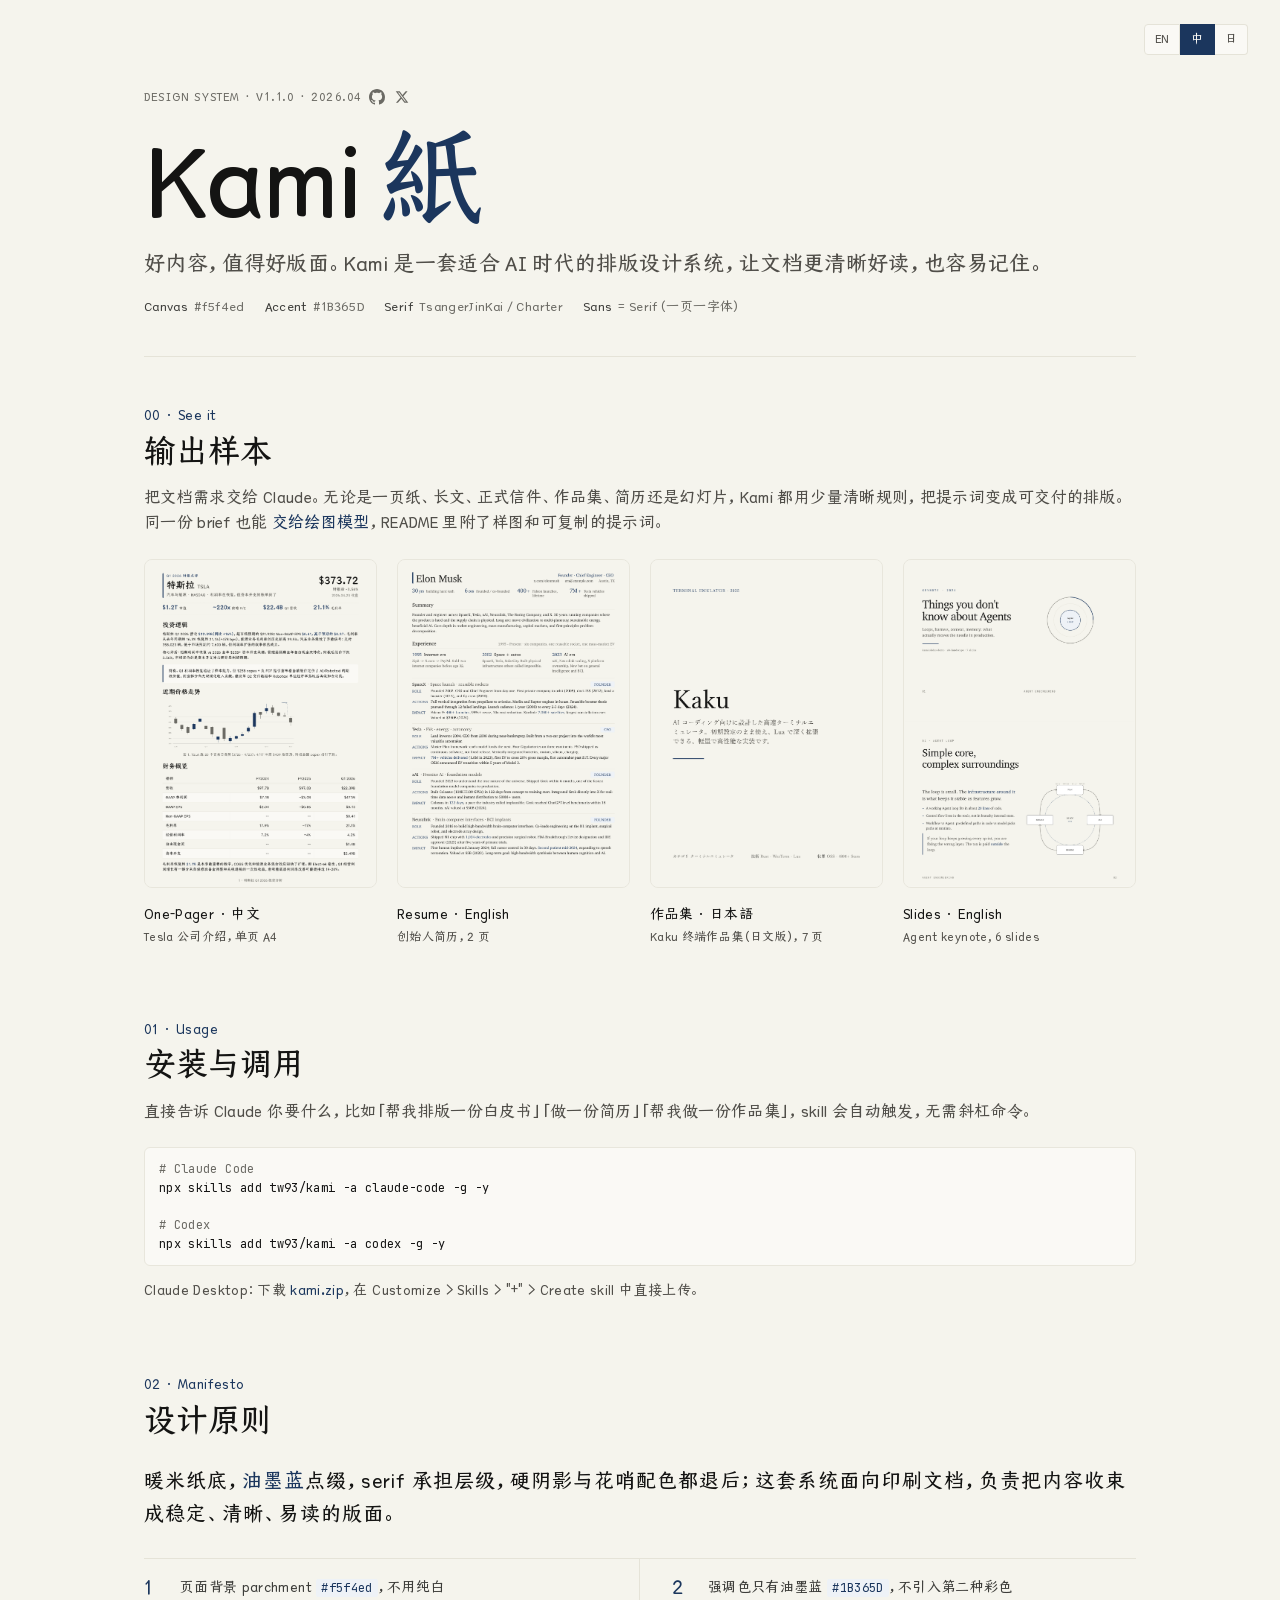
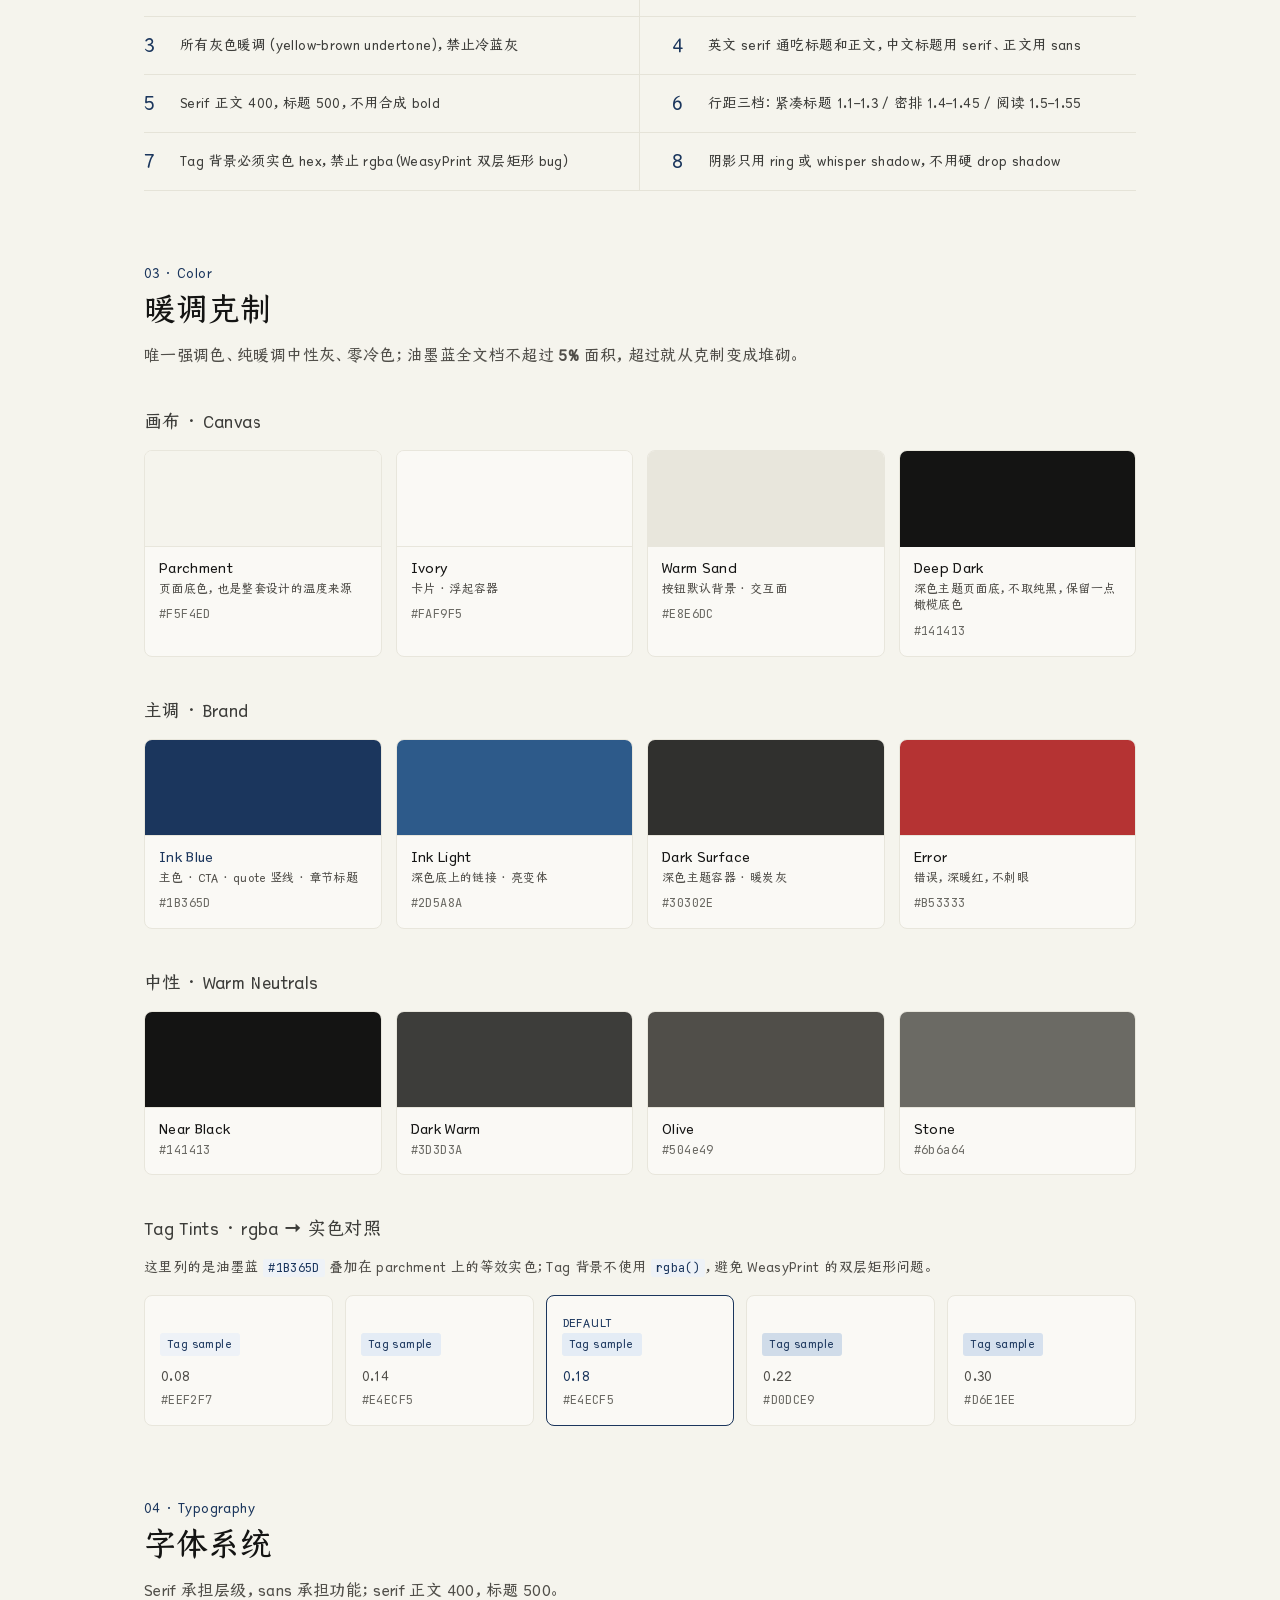
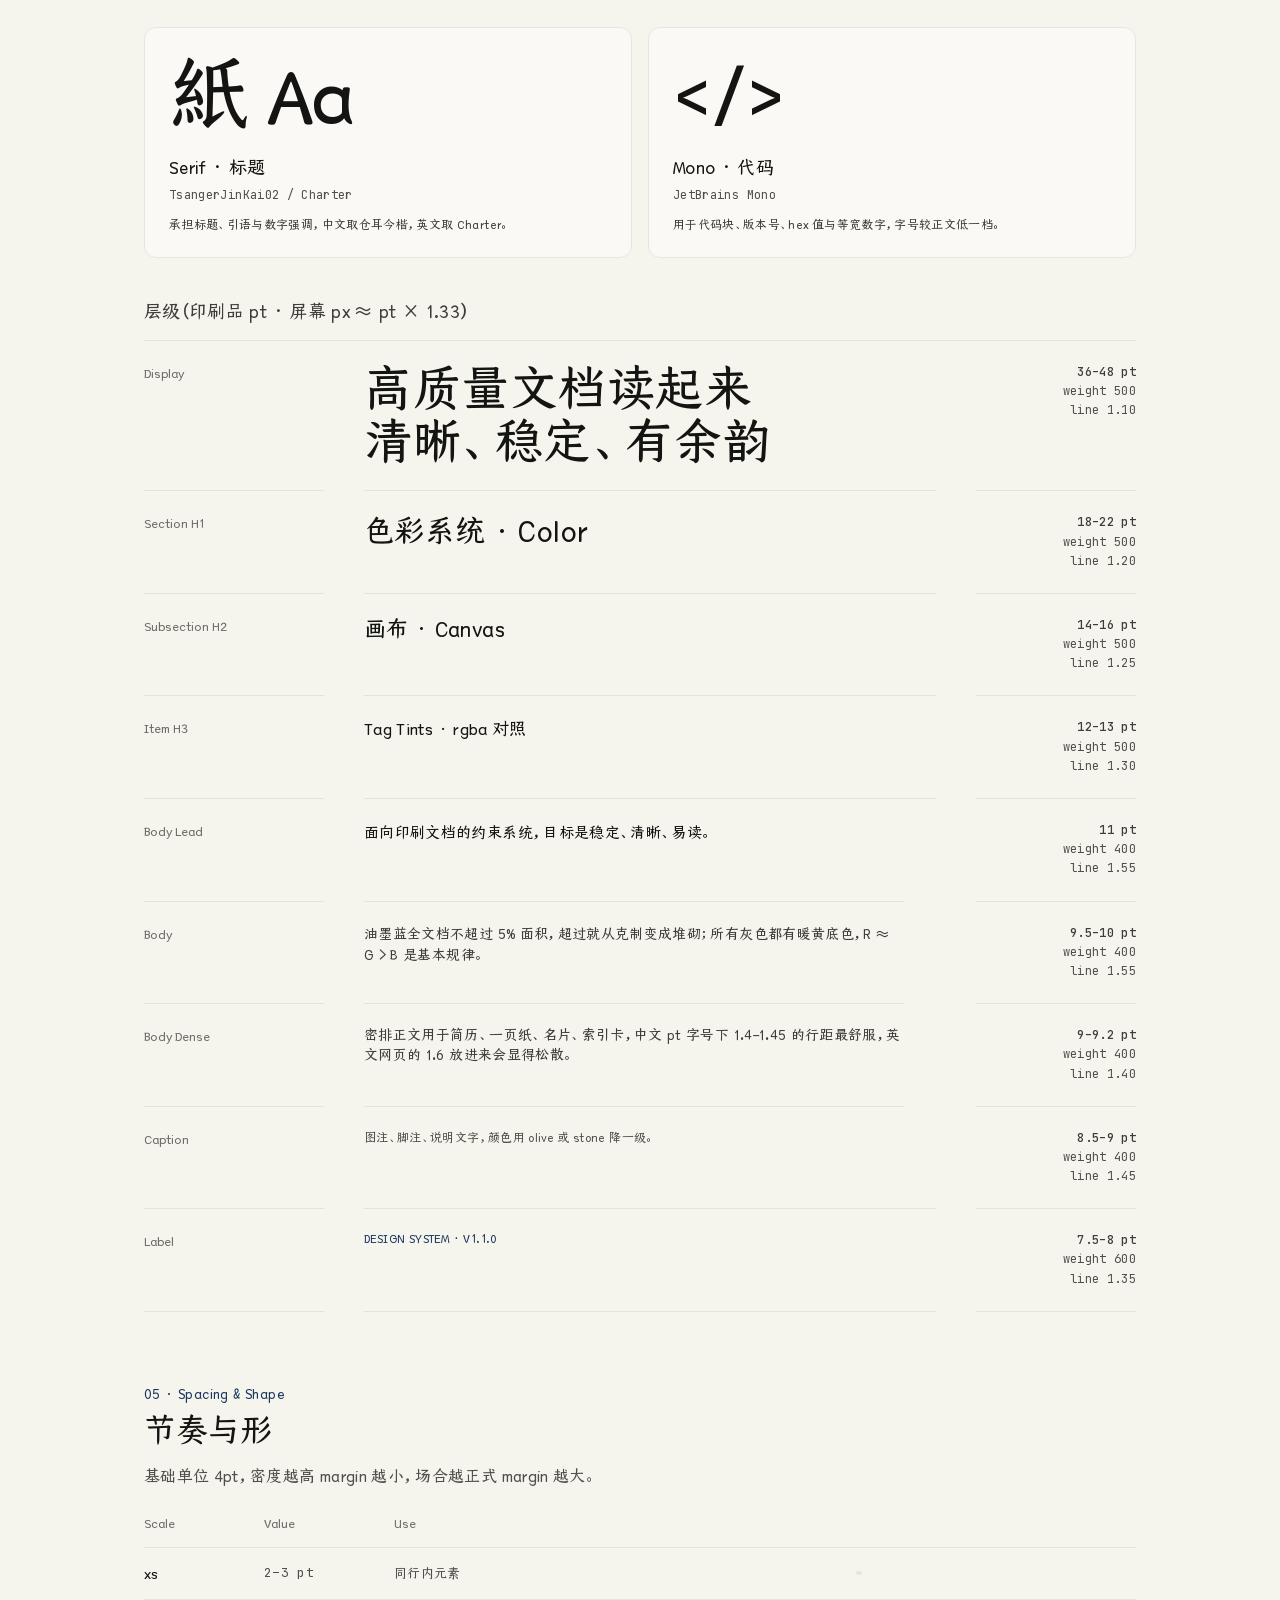
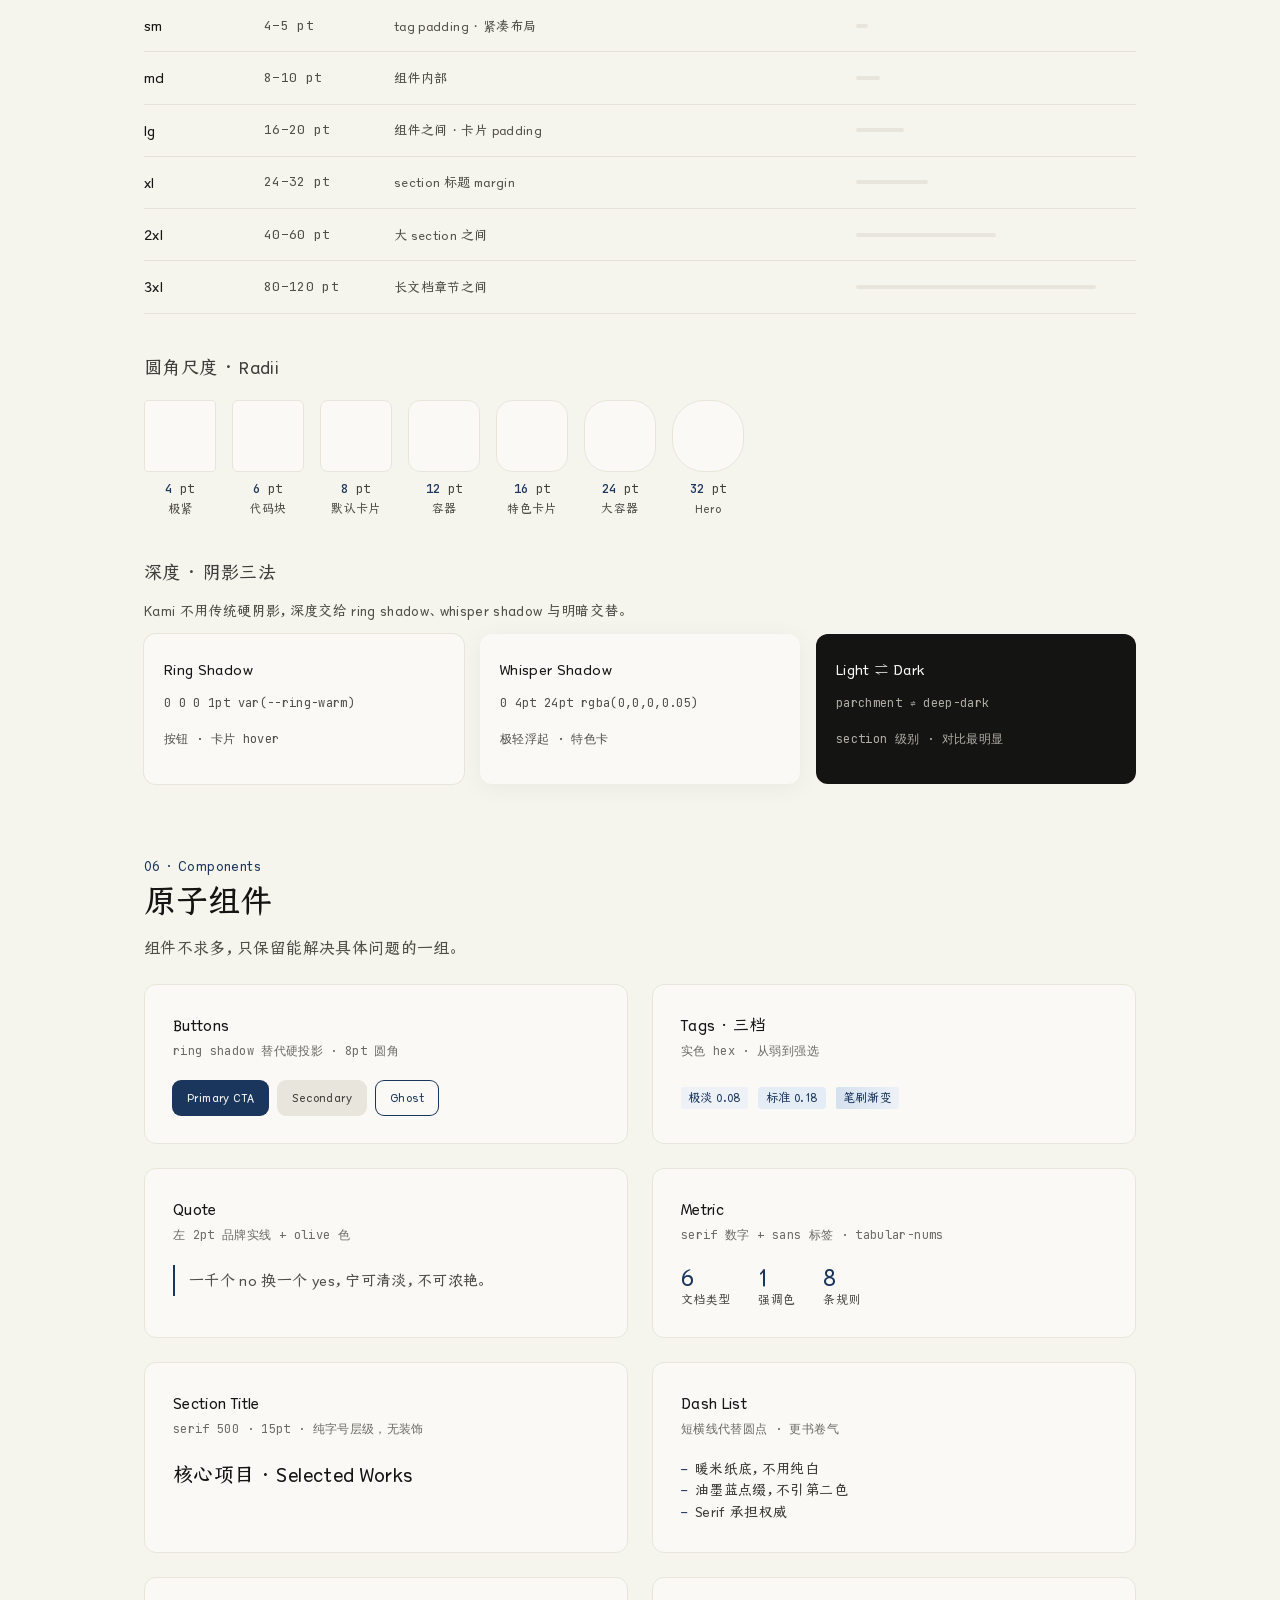
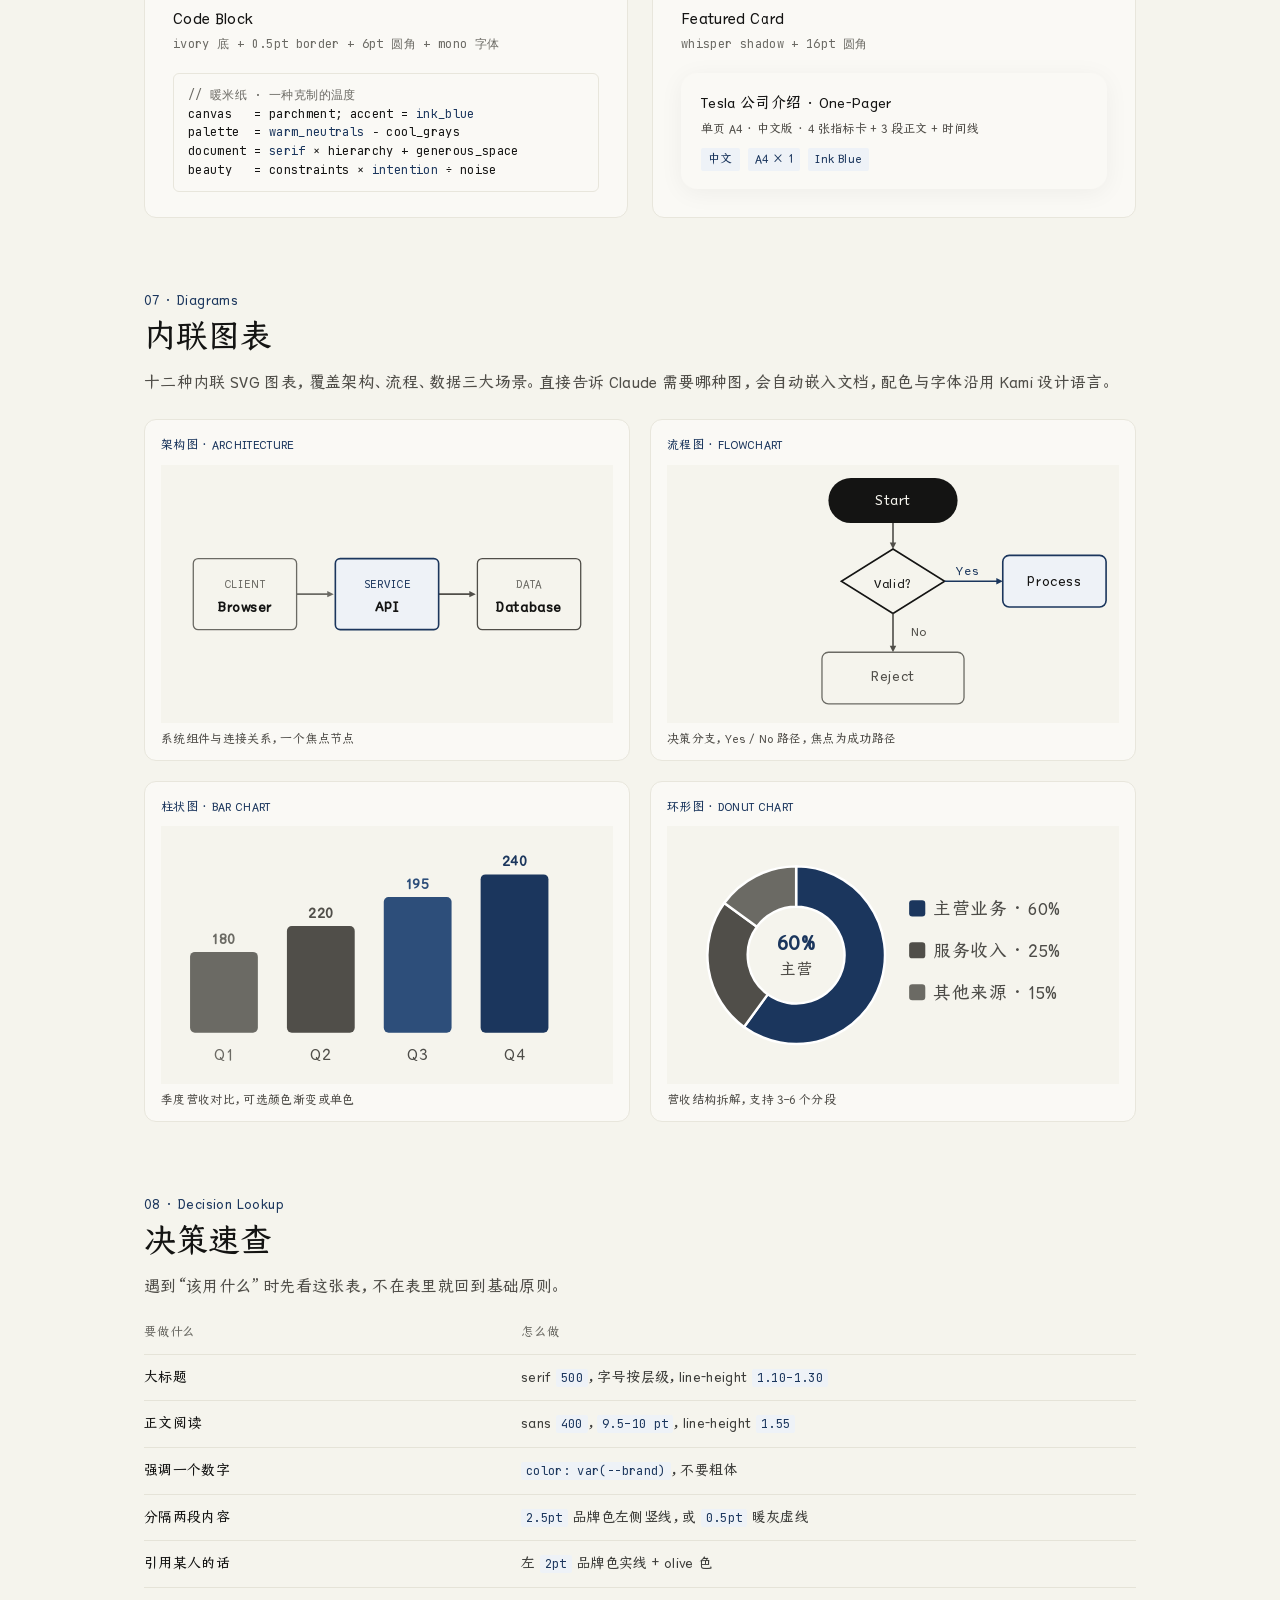
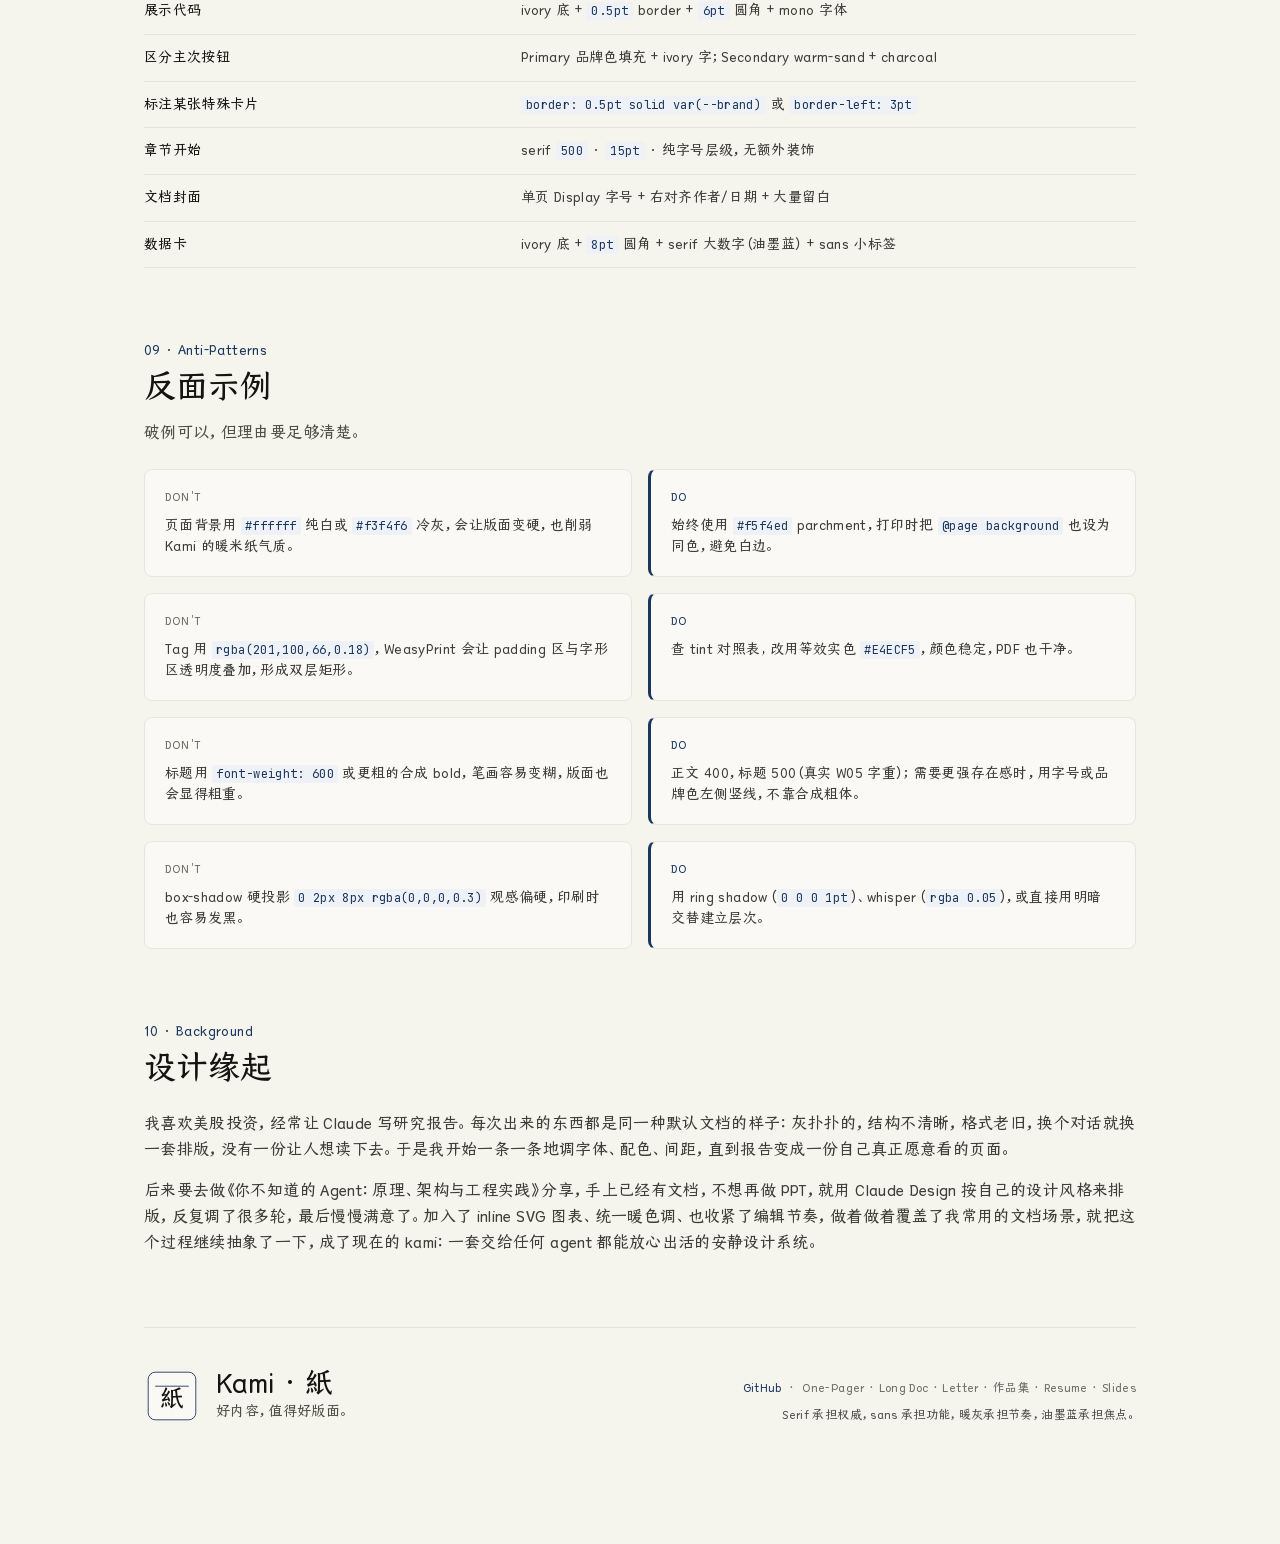
<file: skills/office/kami/index-zh.html>
<!doctype html>
<html lang="zh-CN">
<head>
  <meta charset="utf-8">
  <title>Kami · Design System</title>
  <meta name="viewport" content="width=device-width, initial-scale=1">
  <meta name="description" content="Kami 紙：面向 AI 文档生成的温暖纸质感设计系统，以单一强调色、serif 层级与编辑级留白，收束成稳定的排版。">
  <link rel="icon" href="https://gw.alipayobjects.com/zos/k/vl/logo.svg" type="image/svg+xml">
  <link rel="stylesheet" href="./styles.css">
</head>
<body>
<nav class="lang-switch"><a href="./index.html">EN</a><a href="./index-zh.html" class="active">中</a><a href="./index-ja.html">日</a></nav>
<main class="page">

  <!-- ============ HERO ============ -->
  <header class="hero">
    <div class="eyebrow">
      <span>Design System · v1.1.0<span class="eyebrow-date"> · 2026.04</span></span>
      <span class="hero-links">
        <a href="https://github.com/tw93/kami" target="_blank" rel="noopener" aria-label="GitHub">
          <svg width="16" height="16" viewBox="0 0 16 16" fill="currentColor">
            <path d="M8 0C3.58 0 0 3.58 0 8c0 3.54 2.29 6.53 5.47 7.59.4.07.55-.17.55-.38 0-.19-.01-.82-.01-1.49-2.01.37-2.53-.49-2.69-.94-.09-.23-.48-.94-.82-1.13-.28-.15-.68-.52-.01-.53.63-.01 1.08.58 1.23.82.72 1.21 1.87.87 2.33.66.07-.52.28-.87.51-1.07-1.78-.2-3.64-.89-3.64-3.95 0-.87.31-1.59.82-2.15-.08-.2-.36-1.02.08-2.12 0 0 .67-.21 2.2.82.64-.18 1.32-.27 2-.27.68 0 1.36.09 2 .27 1.53-1.04 2.2-.82 2.2-.82.44 1.1.16 1.92.08 2.12.51.56.82 1.27.82 2.15 0 3.07-1.87 3.75-3.65 3.95.29.25.54.73.54 1.48 0 1.07-.01 1.93-.01 2.2 0 .21.15.46.55.38A8.01 8.01 0 0016 8c0-4.42-3.58-8-8-8z"/>
          </svg>
        </a>
        <a href="https://x.com/HiTw93" target="_blank" rel="noopener" aria-label="X">
          <svg width="14" height="14" viewBox="0 0 24 24" fill="currentColor">
            <path d="M18.244 2.25h3.308l-7.227 8.26 8.502 11.24H16.17l-5.214-6.817L4.99 21.75H1.68l7.73-8.835L1.254 2.25H8.08l4.713 6.231zm-1.161 17.52h1.833L7.084 4.126H5.117z"/>
          </svg>
        </a>
      </span>
    </div>
    <h1>Kami<span class="cn">紙</span></h1>
    <p class="tagline">好内容，值得好版面。Kami 是一套适合 AI 时代的排版设计系统，让文档更清晰好读，也容易记住。</p>
    <div class="hero-tokens">
      <span><b>Canvas</b>#f5f4ed</span>
      <span><b>Accent</b>#1B365D</span>
      <span><b>Serif</b>TsangerJinKai / Charter</span>
      <span><b>Sans</b>= Serif (一页一字体)</span>
    </div>
  </header>

  <!-- ============ 00 DEMOS ============ -->
  <section>
    <div class="section-head">
      <p class="section-num">00 · See it</p>
      <h2 class="section-title">输出样本</h2>
      <p class="section-lede">把文档需求交给 Claude。无论是一页纸、长文、正式信件、作品集、简历还是幻灯片，Kami 都用少量清晰规则，把提示词变成可交付的排版。同一份 brief 也能 <a href="https://github.com/tw93/kami#travel" style="color:var(--brand); text-decoration:none; font-weight:500;">交给绘图模型</a>，README 里附了样图和可复制的提示词。</p>
    </div>
    <div class="demo-grid">
      <div class="demo-card">
        <a href="assets/demos/demo-tesla.pdf" target="_blank"><img src="assets/demos/demo-tesla.png" alt="Tesla 公司介绍"></a>
        <p class="demo-title">One-Pager · 中文</p>
        <p class="demo-desc">Tesla 公司介绍，单页 A4</p>
      </div>
      <div class="demo-card">
        <a href="assets/demos/demo-musk-resume.pdf" target="_blank"><img src="assets/demos/demo-musk-resume.png" alt="Musk resume"></a>
        <p class="demo-title">Resume · English</p>
        <p class="demo-desc">创始人简历，2 页</p>
      </div>
      <div class="demo-card">
        <a href="assets/demos/demo-kaku.pdf" target="_blank"><img src="assets/demos/demo-kaku.png" alt="Kaku 作品集"></a>
        <p class="demo-title">作品集 · 日本語</p>
        <p class="demo-desc">Kaku 终端作品集（日文版），7 页</p>
      </div>
      <div class="demo-card">
        <a href="assets/demos/demo-agent-slides.pdf" target="_blank"><img src="assets/demos/demo-agent-slides.png" alt="Agent slides"></a>
        <p class="demo-title">Slides · English</p>
        <p class="demo-desc">Agent keynote, 6 slides</p>
      </div>
    </div>
  </section>

  <!-- ============ 01 INSTALL ============ -->
  <section>
    <div class="section-head">
      <p class="section-num">01 · Usage</p>
      <h2 class="section-title">安装与调用</h2>
      <p class="section-lede">直接告诉 Claude 你要什么，比如「帮我排版一份白皮书」「做一份简历」「帮我做一份作品集」，skill 会自动触发，无需斜杠命令。</p>
    </div>
<pre class="code"><span class="c"># Claude Code</span>
npx skills add tw93/kami -a claude-code -g -y

<span class="c"># Codex</span>
npx skills add tw93/kami -a codex -g -y</pre>
    <p class="section-lede" style="font-size:14px;">Claude Desktop：下载 <a href="https://cdn.jsdelivr.net/gh/tw93/kami@main/dist/kami.zip" style="color:var(--brand); text-decoration:none; font-weight:500;">kami.zip</a>，在 Customize &gt; Skills &gt; "+" &gt; Create skill 中直接上传。</p>
  </section>

  <!-- ============ 02 MANIFESTO ============ -->
  <section>
    <div class="section-head">
      <p class="section-num">02 · Manifesto</p>
      <h2 class="section-title">设计原则</h2>
    </div>
    <p class="manifesto">暖米纸底，<em>油墨蓝</em>点缀，serif 承担层级，硬阴影与花哨配色都退后；这套系统面向印刷文档，负责把内容收束成稳定、清晰、易读的版面。</p>
    <ol class="rules">
      <li><span class="n">1</span><p>页面背景 parchment <code>#f5f4ed</code>，不用纯白</p></li>
      <li><span class="n">2</span><p>强调色只有油墨蓝 <code>#1B365D</code>，不引入第二种彩色</p></li>
      <li><span class="n">3</span><p>所有灰色暖调 (yellow-brown undertone)，禁止冷蓝灰</p></li>
      <li><span class="n">4</span><p>英文 serif 通吃标题和正文，中文标题用 serif、正文用 sans</p></li>
      <li><span class="n">5</span><p>Serif 正文 400，标题 500，不用合成 bold</p></li>
      <li><span class="n">6</span><p>行距三档：紧凑标题 1.1–1.3 / 密排 1.4–1.45 / 阅读 1.5–1.55</p></li>
      <li><span class="n">7</span><p>Tag 背景必须实色 hex，禁止 rgba（WeasyPrint 双层矩形 bug）</p></li>
      <li><span class="n">8</span><p>阴影只用 ring 或 whisper shadow，不用硬 drop shadow</p></li>
    </ol>
  </section>

  <!-- ============ 01 COLOR ============ -->
  <section>
    <div class="section-head">
      <p class="section-num">03 · Color</p>
      <h2 class="section-title">暖调克制</h2>
      <p class="section-lede">唯一强调色、纯暖调中性灰、零冷色；油墨蓝全文档不超过 <b>5%</b> 面积，超过就从克制变成堆砌。</p>
    </div>

    <h3 class="subhead">画布 · Canvas</h3>
    <div class="swatches">
      <div class="swatch"><div class="chip" style="background:#f5f4ed"></div><div class="info"><p class="name">Parchment</p><p class="role">页面底色，也是整套设计的温度来源</p><span class="hex">#F5F4ED</span></div></div>
      <div class="swatch"><div class="chip" style="background:#faf9f5"></div><div class="info"><p class="name">Ivory</p><p class="role">卡片 · 浮起容器</p><span class="hex">#FAF9F5</span></div></div>
      <div class="swatch"><div class="chip" style="background:#e8e6dc"></div><div class="info"><p class="name">Warm Sand</p><p class="role">按钮默认背景 · 交互面</p><span class="hex">#E8E6DC</span></div></div>
      <div class="swatch dark"><div class="chip" style="background:#141413"></div><div class="info"><p class="name" style="color:var(--deep-dark)">Deep Dark</p><p class="role">深色主题页面底，不取纯黑，保留一点橄榄底色</p><span class="hex">#141413</span></div></div>
    </div>

    <h3 class="subhead">主调 · Brand</h3>
    <div class="swatches">
      <div class="swatch brand"><div class="chip" style="background:#1B365D"></div><div class="info"><p class="name">Ink Blue</p><p class="role">主色 · CTA · quote 竖线 · 章节标题</p><span class="hex">#1B365D</span></div></div>
      <div class="swatch"><div class="chip" style="background:#2D5A8A"></div><div class="info"><p class="name">Ink Light</p><p class="role">深色底上的链接 · 亮变体</p><span class="hex">#2D5A8A</span></div></div>
      <div class="swatch"><div class="chip" style="background:#30302e"></div><div class="info"><p class="name" style="color:var(--deep-dark)">Dark Surface</p><p class="role">深色主题容器 · 暖炭灰</p><span class="hex">#30302E</span></div></div>
      <div class="swatch"><div class="chip" style="background:#b53333"></div><div class="info"><p class="name">Error</p><p class="role">错误，深暖红，不刺眼</p><span class="hex">#B53333</span></div></div>
    </div>

    <h3 class="subhead">中性 · Warm Neutrals</h3>
    <div class="swatches" style="grid-template-columns: repeat(4, 1fr);">
      <div class="swatch"><div class="chip" style="background:#141413"></div><div class="info"><p class="name">Near Black</p><span class="hex">#141413</span></div></div>
      <div class="swatch"><div class="chip" style="background:#3d3d3a"></div><div class="info"><p class="name">Dark Warm</p><span class="hex">#3D3D3A</span></div></div>
      <div class="swatch"><div class="chip" style="background:#504e49"></div><div class="info"><p class="name">Olive</p><span class="hex">#504e49</span></div></div>
      <div class="swatch"><div class="chip" style="background:#6b6a64"></div><div class="info"><p class="name">Stone</p><span class="hex">#6b6a64</span></div></div>
    </div>

    <h3 class="subhead">Tag Tints · rgba → 实色对照</h3>
    <p style="font-size:14px; color: var(--olive); margin: 0 0 16px; line-height: 1.55;">这里列的是油墨蓝 <code style="font-family:var(--mono);font-size:12px;background:#EEF2F7;color:var(--brand);padding:1px 5px;border-radius:2px">#1B365D</code> 叠加在 parchment 上的等效实色；Tag 背景不使用 <code style="font-family:var(--mono);font-size:12px;background:#EEF2F7;color:var(--brand);padding:1px 5px;border-radius:2px">rgba()</code>，避免 WeasyPrint 的双层矩形问题。</p>
    <div class="tint-strip">
      <div class="tint"><span class="flag">&nbsp;</span><span class="sample" style="background:#EEF2F7">Tag sample</span><p class="opacity">0.08</p><span class="hex">#EEF2F7</span></div>
      <div class="tint"><span class="flag">&nbsp;</span><span class="sample" style="background:#E4ECF5">Tag sample</span><p class="opacity">0.14</p><span class="hex">#E4ECF5</span></div>
      <div class="tint default"><span class="flag">Default</span><span class="sample" style="background:#E4ECF5">Tag sample</span><p class="opacity">0.18</p><span class="hex">#E4ECF5</span></div>
      <div class="tint"><span class="flag">&nbsp;</span><span class="sample" style="background:#D0DCE9">Tag sample</span><p class="opacity">0.22</p><span class="hex">#D0DCE9</span></div>
      <div class="tint"><span class="flag">&nbsp;</span><span class="sample" style="background:#D6E1EE">Tag sample</span><p class="opacity">0.30</p><span class="hex">#D6E1EE</span></div>
    </div>
  </section>

  <!-- ============ 02 TYPE ============ -->
  <section>
    <div class="section-head">
      <p class="section-num">04 · Typography</p>
      <h2 class="section-title">字体系统</h2>
      <p class="section-lede">Serif 承担层级，sans 承担功能；serif 正文 400，标题 500。</p>
    </div>

    <div class="family-grid">
      <div class="family serif">
        <p class="glyph">紙 Aa</p>
        <p class="role">Serif · 标题</p>
        <p class="name">TsangerJinKai02 / Charter</p>
        <p class="use">承担标题、引语与数字强调，中文取仓耳今楷，英文取 Charter。</p>
      </div>
      <div class="family mono">
        <p class="glyph">&lt;/&gt;</p>
        <p class="role">Mono · 代码</p>
        <p class="name">JetBrains Mono</p>
        <p class="use">用于代码块、版本号、hex 值与等宽数字，字号较正文低一档。</p>
      </div>
    </div>

    <h3 class="subhead">层级（印刷品 pt · 屏幕 px ≈ pt × 1.33）</h3>
    <div class="type-grid">

      <div class="type-row">
        <div class="type-label">Display</div>
        <div class="type-sample display">高质量文档读起来<br>清晰、稳定、有余韵</div>
        <div class="type-specs"><b>36–48 pt</b><br>weight 500<br>line 1.10</div>
      </div>
      <div class="type-row">
        <div class="type-label">Section H1</div>
        <div class="type-sample h1">色彩系统 · Color</div>
        <div class="type-specs"><b>18–22 pt</b><br>weight 500<br>line 1.20</div>
      </div>
      <div class="type-row">
        <div class="type-label">Subsection H2</div>
        <div class="type-sample h2">画布 · Canvas</div>
        <div class="type-specs"><b>14–16 pt</b><br>weight 500<br>line 1.25</div>
      </div>
      <div class="type-row">
        <div class="type-label">Item H3</div>
        <div class="type-sample h3">Tag Tints · rgba 对照</div>
        <div class="type-specs"><b>12–13 pt</b><br>weight 500<br>line 1.30</div>
      </div>
      <div class="type-row">
        <div class="type-label">Body Lead</div>
        <div class="type-sample lede">面向印刷文档的约束系统，目标是稳定、清晰、易读。</div>
        <div class="type-specs"><b>11 pt</b><br>weight 400<br>line 1.55</div>
      </div>
      <div class="type-row">
        <div class="type-label">Body</div>
        <div class="type-sample body">油墨蓝全文档不超过 5% 面积，超过就从克制变成堆砌；所有灰色都有暖黄底色，R ≈ G > B 是基本规律。</div>
        <div class="type-specs"><b>9.5–10 pt</b><br>weight 400<br>line 1.55</div>
      </div>
      <div class="type-row">
        <div class="type-label">Body Dense</div>
        <div class="type-sample dense">密排正文用于简历、一页纸、名片、索引卡，中文 pt 字号下 1.4–1.45 的行距最舒服，英文网页的 1.6 放进来会显得松散。</div>
        <div class="type-specs"><b>9–9.2 pt</b><br>weight 400<br>line 1.40</div>
      </div>
      <div class="type-row">
        <div class="type-label">Caption</div>
        <div class="type-sample caption">图注、脚注、说明文字，颜色用 olive 或 stone 降一级。</div>
        <div class="type-specs"><b>8.5–9 pt</b><br>weight 400<br>line 1.45</div>
      </div>
      <div class="type-row">
        <div class="type-label">Label</div>
        <div class="type-sample label">Design System · v1.1.0</div>
        <div class="type-specs"><b>7.5–8 pt</b><br>weight 600<br>line 1.35</div>
      </div>

    </div>
  </section>

  <!-- ============ 03 SPACING ============ -->
  <section>
    <div class="section-head">
      <p class="section-num">05 · Spacing &amp; Shape</p>
      <h2 class="section-title">节奏与形</h2>
      <p class="section-lede">基础单位 4pt，密度越高 margin 越小，场合越正式 margin 越大。</p>
    </div>

    <table class="space-table">
      <tr>
        <th>Scale</th><th>Value</th><th>Use</th><th></th>
      </tr>
      <tr><td class="name">xs</td><td class="val">2–3 pt</td><td class="use">同行内元素</td><td class="bar"><span style="width:6px"></span></td></tr>
      <tr><td class="name">sm</td><td class="val">4–5 pt</td><td class="use">tag padding · 紧凑布局</td><td class="bar"><span style="width:12px"></span></td></tr>
      <tr><td class="name">md</td><td class="val">8–10 pt</td><td class="use">组件内部</td><td class="bar"><span style="width:24px"></span></td></tr>
      <tr><td class="name">lg</td><td class="val">16–20 pt</td><td class="use">组件之间 · 卡片 padding</td><td class="bar"><span style="width:48px"></span></td></tr>
      <tr><td class="name">xl</td><td class="val">24–32 pt</td><td class="use">section 标题 margin</td><td class="bar"><span style="width:72px"></span></td></tr>
      <tr><td class="name">2xl</td><td class="val">40–60 pt</td><td class="use">大 section 之间</td><td class="bar"><span style="width:140px"></span></td></tr>
      <tr><td class="name">3xl</td><td class="val">80–120 pt</td><td class="use">长文档章节之间</td><td class="bar"><span style="width:240px"></span></td></tr>
    </table>

    <h3 class="subhead">圆角尺度 · Radii</h3>
    <div class="radii">
      <div class="radius"><div class="box" style="border-radius:4px"></div><div class="r"><b>4</b> pt</div><div class="label">极紧</div></div>
      <div class="radius"><div class="box" style="border-radius:6px"></div><div class="r"><b>6</b> pt</div><div class="label">代码块</div></div>
      <div class="radius"><div class="box" style="border-radius:8px"></div><div class="r"><b>8</b> pt</div><div class="label">默认卡片</div></div>
      <div class="radius"><div class="box" style="border-radius:12px"></div><div class="r"><b>12</b> pt</div><div class="label">容器</div></div>
      <div class="radius"><div class="box" style="border-radius:16px"></div><div class="r"><b>16</b> pt</div><div class="label">特色卡片</div></div>
      <div class="radius"><div class="box" style="border-radius:24px"></div><div class="r"><b>24</b> pt</div><div class="label">大容器</div></div>
      <div class="radius"><div class="box" style="border-radius:32px"></div><div class="r"><b>32</b> pt</div><div class="label">Hero</div></div>
    </div>

    <h3 class="subhead">深度 · 阴影三法</h3>
    <p style="font-size:14px; color: var(--olive); margin: 0 0 12px; line-height: 1.55;">Kami 不用传统硬阴影，深度交给 ring shadow、whisper shadow 与明暗交替。</p>
    <div class="shadow-row">
      <div class="shadow-demo sd-ring">
        <p class="t">Ring Shadow</p>
        <p class="s">0 0 0 1pt var(--ring-warm)<br>&nbsp;<br>按钮 · 卡片 hover</p>
      </div>
      <div class="shadow-demo sd-whisper">
        <p class="t">Whisper Shadow</p>
        <p class="s">0 4pt 24pt rgba(0,0,0,0.05)<br>&nbsp;<br>极轻浮起 · 特色卡</p>
      </div>
      <div class="shadow-demo sd-alt">
        <p class="t">Light ⇌ Dark</p>
        <p class="s">parchment ⇌ deep-dark<br>&nbsp;<br>section 级别 · 对比最明显</p>
      </div>
    </div>
  </section>

  <!-- ============ 04 COMPONENTS ============ -->
  <section>
    <div class="section-head">
      <p class="section-num">06 · Components</p>
      <h2 class="section-title">原子组件</h2>
      <p class="section-lede">组件不求多，只保留能解决具体问题的一组。</p>
    </div>

    <div class="comp-grid">

      <div class="comp">
        <h4>Buttons</h4>
        <p class="hint">ring shadow 替代硬投影 · 8pt 圆角</p>
        <div class="demo" style="display:flex; gap:10px; flex-wrap:wrap;">
          <span class="btn btn-primary">Primary CTA</span>
          <span class="btn btn-secondary">Secondary</span>
          <span class="btn btn-ghost">Ghost</span>
        </div>
      </div>

      <div class="comp">
        <h4>Tags · 三档</h4>
        <p class="hint">实色 hex · 从弱到强选</p>
        <div class="demo" style="display:flex; gap:10px; flex-wrap:wrap; align-items:center;">
          <span class="tag calm">极淡 0.08</span>
          <span class="tag standard">标准 0.18</span>
          <span class="tag brush">笔刷渐变</span>
        </div>
      </div>

      <div class="comp">
        <h4>Quote</h4>
        <p class="hint">左 2pt 品牌实线 + olive 色</p>
        <blockquote class="quote">一千个 no 换一个 yes，宁可清淡，不可浓艳。</blockquote>
      </div>

      <div class="comp">
        <h4>Metric</h4>
        <p class="hint">serif 数字 + sans 标签 · tabular-nums</p>
        <div class="metrics demo">
          <div class="metric"><span class="metric-value">6</span><span class="metric-label">文档类型</span></div>
          <div class="metric"><span class="metric-value">1</span><span class="metric-label">强调色</span></div>
          <div class="metric"><span class="metric-value">8</span><span class="metric-label">条规则</span></div>
        </div>
      </div>

      <div class="comp">
        <h4>Section Title</h4>
        <p class="hint">serif 500 · 15pt · 纯字号层级，无装饰</p>
        <div class="demo">
          <span class="sample-section-title">核心项目 · Selected Works</span>
        </div>
      </div>

      <div class="comp">
        <h4>Dash List</h4>
        <p class="hint">短横线代替圆点 · 更书卷气</p>
        <ul class="dash demo">
          <li>暖米纸底，不用纯白</li>
          <li>油墨蓝点缀，不引第二色</li>
          <li>Serif 承担权威</li>
        </ul>
      </div>

      <div class="comp">
        <h4>Code Block</h4>
        <p class="hint">ivory 底 + 0.5pt border + 6pt 圆角 + mono 字体</p>
<pre class="code"><span class="c">// 暖米纸 · 一种克制的温度</span>
canvas   = parchment; accent = <span class="k">ink_blue</span>
palette  = <span class="k">warm_neutrals</span> − cool_grays
document = <span class="k">serif</span> × hierarchy + generous_space
beauty   = constraints × <span class="k">intention</span> ÷ noise</pre>
      </div>

      <div class="comp">
        <h4>Featured Card</h4>
        <p class="hint">whisper shadow + 16pt 圆角</p>
        <div class="demo" style="background:var(--ivory); border-radius:16px; padding:18px 20px; box-shadow: 0 4px 24px rgba(0,0,0,0.05); border: 1px solid var(--border-cream);">
          <p style="font-family:var(--serif); font-weight:500; font-size:15px; margin:0 0 6px; color:var(--near-black);">Tesla 公司介绍 · One-Pager</p>
          <p style="font-size:12px; color:var(--olive); margin:0 0 10px; line-height:1.5;">单页 A4 · 中文版 · 4 张指标卡 + 3 段正文 + 时间线</p>
          <div style="display:flex; gap:8px; flex-wrap:wrap;">
            <span class="tag calm">中文</span>
            <span class="tag calm">A4 × 1</span>
            <span class="tag calm">Ink Blue</span>
          </div>
        </div>
      </div>

    </div>
  </section>

  <!-- ============ 05b DIAGRAMS ============ -->
  <section>
    <div class="section-head">
      <p class="section-num">07 · Diagrams</p>
      <h2 class="section-title">内联图表</h2>
      <p class="section-lede">十二种内联 SVG 图表，覆盖架构、流程、数据三大场景。直接告诉 Claude 需要哪种图，会自动嵌入文档，配色与字体沿用 Kami 设计语言。</p>
    </div>
    <div class="chart-showcase">
      <!-- Architecture mini -->
      <div class="chart-card">
        <div class="chart-label">架构图 · Architecture</div>
        <svg viewBox="0 0 280 160" xmlns="http://www.w3.org/2000/svg" style="font-family:inherit">
          <rect width="280" height="160" fill="#f5f4ed"/>
          <!-- Browser → API -->
          <path d="M 84,79.5 L 103,79.5 L 103,78 L 107,80 L 103,82 L 103,80.5 L 84,80.5 Z" fill="#6b6a64"/>
          <!-- API → Database -->
          <path d="M 172,79.5 L 191,79.5 L 191,78 L 195,80 L 191,82 L 191,80.5 L 172,80.5 Z" fill="#504e49"/>
          <!-- Node: Client -->
          <rect x="20" y="58" width="64" height="44" rx="3" fill="#f5f4ed" stroke="#6b6a64" stroke-width="0.8"/>
          <text x="52" y="76" text-anchor="middle" font-size="7" letter-spacing="0.5" fill="#6b6a64">CLIENT</text>
          <text x="52" y="91" text-anchor="middle" font-size="9" font-weight="600" fill="#141413">Browser</text>
          <!-- Node: API (focal) -->
          <rect x="108" y="58" width="64" height="44" rx="3" fill="#EEF2F7" stroke="#1B365D" stroke-width="1"/>
          <text x="140" y="76" text-anchor="middle" font-size="7" letter-spacing="0.5" fill="#1B365D">SERVICE</text>
          <text x="140" y="91" text-anchor="middle" font-size="9" font-weight="600" fill="#141413">API</text>
          <!-- Node: Database -->
          <rect x="196" y="58" width="64" height="44" rx="3" fill="#f5f4ed" stroke="#504e49" stroke-width="0.8"/>
          <text x="228" y="76" text-anchor="middle" font-size="7" letter-spacing="0.5" fill="#6b6a64">DATA</text>
          <text x="228" y="91" text-anchor="middle" font-size="9" font-weight="600" fill="#141413">Database</text>
        </svg>
        <p class="chart-caption">系统组件与连接关系，一个焦点节点</p>
      </div>
      <!-- Flowchart mini -->
      <div class="chart-card">
        <div class="chart-label">流程图 · Flowchart</div>
        <svg viewBox="0 0 280 160" xmlns="http://www.w3.org/2000/svg" style="font-family:inherit">
          <rect width="280" height="160" fill="#f5f4ed"/>
          <!-- Start pill -->
          <rect x="100" y="8" width="80" height="28" rx="14" fill="#141413"/>
          <text x="140" y="25" text-anchor="middle" font-size="9" fill="#f5f4ed">Start</text>
          <!-- Start → diamond (arrow down) -->
          <path d="M 139.5,36 L 139.5,48 L 138,48 L 140,52 L 142,48 L 140.5,48 L 140.5,36 Z" fill="#504e49"/>
          <!-- Decision diamond -->
          <polygon points="140,52 172,72 140,92 108,72" fill="#f5f4ed" stroke="#141413" stroke-width="1"/>
          <text x="140" y="76" text-anchor="middle" font-size="8" fill="#141413">Valid?</text>
          <!-- Yes arrow right -->
          <path d="M 172,71.5 L 204,71.5 L 204,70 L 208,72 L 204,74 L 204,72.5 L 172,72.5 Z" fill="#1B365D"/>
          <text x="186" y="68" text-anchor="middle" font-size="8" fill="#1B365D">Yes</text>
          <!-- Success node (focal) -->
          <rect x="208" y="56" width="64" height="32" rx="4" fill="#EEF2F7" stroke="#1B365D" stroke-width="1"/>
          <text x="240" y="75" text-anchor="middle" font-size="9" fill="#141413">Process</text>
          <!-- No arrow down -->
          <path d="M 139.5,92 L 139.5,112 L 138,112 L 140,116 L 142,112 L 140.5,112 L 140.5,92 Z" fill="#504e49"/>
          <text x="151" y="106" font-size="8" fill="#504e49">No</text>
          <!-- Reject node -->
          <rect x="96" y="116" width="88" height="32" rx="4" fill="#f5f4ed" stroke="#6b6a64" stroke-width="0.8"/>
          <text x="140" y="134" text-anchor="middle" font-size="9" fill="#504e49">Reject</text>
        </svg>
        <p class="chart-caption">决策分支，Yes / No 路径，焦点为成功路径</p>
      </div>
      <!-- Bar chart (shifted left) -->
      <div class="chart-card">
        <div class="chart-label">柱状图 · Bar Chart</div>
        <svg viewBox="0 0 280 160" xmlns="http://www.w3.org/2000/svg" style="font-family:inherit">
          <rect width="280" height="160" fill="#f5f4ed"/>
          <rect x="18" y="78" width="42" height="50" rx="3" fill="#6b6a64"/>
          <rect x="78" y="62" width="42" height="66" rx="3" fill="#504e49"/>
          <rect x="138" y="44" width="42" height="84" rx="3" fill="#2d4e7a"/>
          <rect x="198" y="30" width="42" height="98" rx="3" fill="#1B365D"/>
          <text x="39" y="145" text-anchor="middle" font-size="10" fill="#6b6a64">Q1</text>
          <text x="99" y="145" text-anchor="middle" font-size="10" fill="#504e49">Q2</text>
          <text x="159" y="145" text-anchor="middle" font-size="10" fill="#4d4c48">Q3</text>
          <text x="219" y="145" text-anchor="middle" font-size="10" fill="#4d4c48">Q4</text>
          <text x="39" y="73" text-anchor="middle" font-size="9" font-weight="600" fill="#6b6a64">180</text>
          <text x="99" y="57" text-anchor="middle" font-size="9" font-weight="600" fill="#504e49">220</text>
          <text x="159" y="39" text-anchor="middle" font-size="9" font-weight="600" fill="#2d4e7a">195</text>
          <text x="219" y="25" text-anchor="middle" font-size="9" font-weight="600" fill="#1B365D">240</text>
        </svg>
        <p class="chart-caption">季度营收对比，可选颜色渐变或单色</p>
      </div>
      <!-- Donut chart -->
      <div class="chart-card">
        <div class="chart-label">环形图 · Donut Chart</div>
        <svg viewBox="0 0 280 160" xmlns="http://www.w3.org/2000/svg" style="font-family:inherit">
          <rect width="280" height="160" fill="#f5f4ed"/>
          <path d="M 80,25 A 55,55 0 1,1 47.7,124.5 L 62.4,104.3 A 30,30 0 1,0 80,50 Z" fill="#1B365D" stroke="white" stroke-width="1.5"/>
          <path d="M 47.7,124.5 A 55,55 0 0,1 35.5,47.7 L 55.7,62.4 A 30,30 0 0,0 62.4,104.3 Z" fill="#504e49" stroke="white" stroke-width="1.5"/>
          <path d="M 35.5,47.7 A 55,55 0 0,1 80,25 L 80,50 A 30,30 0 0,0 55.7,62.4 Z" fill="#6b6a64" stroke="white" stroke-width="1.5"/>
          <text x="80" y="77" text-anchor="middle" font-size="13" font-weight="600" fill="#1B365D">60%</text>
          <text x="80" y="92" text-anchor="middle" font-size="10" fill="#504e49">主营</text>
          <rect x="150" y="46" width="10" height="10" rx="2" fill="#1B365D"/>
          <text x="165" y="55" font-size="11" fill="#4d4c48">主营业务 · 60%</text>
          <rect x="150" y="72" width="10" height="10" rx="2" fill="#504e49"/>
          <text x="165" y="81" font-size="11" fill="#4d4c48">服务收入 · 25%</text>
          <rect x="150" y="98" width="10" height="10" rx="2" fill="#6b6a64"/>
          <text x="165" y="107" font-size="11" fill="#4d4c48">其他来源 · 15%</text>
        </svg>
        <p class="chart-caption">营收结构拆解，支持 3–6 个分段</p>
      </div>
    </div>
  </section>

  <!-- ============ 05 DECISION TABLE ============ -->
  <section>
    <div class="section-head">
      <p class="section-num">08 · Decision Lookup</p>
      <h2 class="section-title">决策速查</h2>
      <p class="section-lede">遇到“该用什么”时先看这张表，不在表里就回到基础原则。</p>
    </div>
    <table class="decision">
      <tr><th>要做什么</th><th>怎么做</th></tr>
      <tr><td class="task">大标题</td><td class="how">serif <code>500</code>，字号按层级，line-height <code>1.10–1.30</code></td></tr>
      <tr><td class="task">正文阅读</td><td class="how">sans <code>400</code>，<code>9.5–10 pt</code>，line-height <code>1.55</code></td></tr>
      <tr><td class="task">强调一个数字</td><td class="how"><code>color: var(--brand)</code>，不要粗体</td></tr>
      <tr><td class="task">分隔两段内容</td><td class="how"><code>2.5pt</code> 品牌色左侧竖线，或 <code>0.5pt</code> 暖灰虚线</td></tr>
      <tr><td class="task">引用某人的话</td><td class="how">左 <code>2pt</code> 品牌色实线 + olive 色</td></tr>
      <tr><td class="task">展示代码</td><td class="how">ivory 底 + <code>0.5pt</code> border + <code>6pt</code> 圆角 + mono 字体</td></tr>
      <tr><td class="task">区分主次按钮</td><td class="how">Primary 品牌色填充 + ivory 字；Secondary warm-sand + charcoal</td></tr>
      <tr><td class="task">标注某张特殊卡片</td><td class="how"><code>border: 0.5pt solid var(--brand)</code> 或 <code>border-left: 3pt</code></td></tr>
      <tr><td class="task">章节开始</td><td class="how">serif <code>500</code> · <code>15pt</code> · 纯字号层级，无额外装饰</td></tr>
      <tr><td class="task">文档封面</td><td class="how">单页 Display 字号 + 右对齐作者/日期 + 大量留白</td></tr>
      <tr><td class="task">数据卡</td><td class="how">ivory 底 + <code>8pt</code> 圆角 + serif 大数字（油墨蓝） + sans 小标签</td></tr>
    </table>
  </section>

  <!-- ============ 06 ANTI ============ -->
  <section>
    <div class="section-head">
      <p class="section-num">09 · Anti-Patterns</p>
      <h2 class="section-title">反面示例</h2>
      <p class="section-lede">破例可以，但理由要足够清楚。</p>
    </div>

    <div class="anti">
      <div class="no">
        <h5>Don't</h5>
        <p>页面背景用 <code>#ffffff</code> 纯白或 <code>#f3f4f6</code> 冷灰，会让版面变硬，也削弱 Kami 的暖米纸气质。</p>
      </div>
      <div class="yes">
        <h5>Do</h5>
        <p>始终使用 <code>#f5f4ed</code> parchment，打印时把 <code>@page background</code> 也设为同色，避免白边。</p>
      </div>

      <div class="no">
        <h5>Don't</h5>
        <p>Tag 用 <code>rgba(201,100,66,0.18)</code>，WeasyPrint 会让 padding 区与字形区透明度叠加，形成双层矩形。</p>
      </div>
      <div class="yes">
        <h5>Do</h5>
        <p>查 tint 对照表，改用等效实色 <code>#E4ECF5</code>，颜色稳定，PDF 也干净。</p>
      </div>

      <div class="no">
        <h5>Don't</h5>
        <p>标题用 <code>font-weight: 600</code> 或更粗的合成 bold，笔画容易变糊，版面也会显得粗重。</p>
      </div>
      <div class="yes">
        <h5>Do</h5>
        <p>正文 400，标题 500（真实 W05 字重）；需要更强存在感时，用字号或品牌色左侧竖线，不靠合成粗体。</p>
      </div>

      <div class="no">
        <h5>Don't</h5>
        <p>box-shadow 硬投影 <code>0 2px 8px rgba(0,0,0,0.3)</code> 观感偏硬，印刷时也容易发黑。</p>
      </div>
      <div class="yes">
        <h5>Do</h5>
        <p>用 ring shadow (<code>0 0 0 1pt</code>)、whisper (<code>rgba 0.05</code>)，或直接用明暗交替建立层次。</p>
      </div>
    </div>
  </section>

  <!-- ============ 09 BACKGROUND ============ -->
  <section>
    <div class="section-head">
      <p class="section-num">10 · Background</p>
      <h2 class="section-title">设计缘起</h2>
    </div>
    <div class="background-text">
      <p>我喜欢美股投资，经常让 Claude 写研究报告。每次出来的东西都是同一种默认文档的样子：灰扑扑的，结构不清晰，格式老旧，换个对话就换一套排版，没有一份让人想读下去。于是我开始一条一条地调字体、配色、间距，直到报告变成一份自己真正愿意看的页面。</p>
      <p>后来要去做《你不知道的 Agent：原理、架构与工程实践》分享，手上已经有文档，不想再做 PPT，就用 Claude Design 按自己的设计风格来排版，反复调了很多轮，最后慢慢满意了。加入了 inline SVG 图表、统一暖色调、也收紧了编辑节奏，做着做着覆盖了我常用的文档场景，就把这个过程继续抽象了一下，成了现在的 kami：一套交给任何 agent 都能放心出活的安静设计系统。</p>
    </div>
  </section>

  <!-- ============ FOOTER ============ -->
  <footer class="footer">
    <div class="mark">
      <svg width="56" height="56" viewBox="0 0 80 80" xmlns="http://www.w3.org/2000/svg" aria-label="Kami mark">
        <rect x="6" y="6" width="68" height="68" rx="10" fill="#faf9f5" stroke="#1B365D" stroke-width="1.25"/>
        <line x1="16" y1="26" x2="64" y2="26" stroke="#1B365D" stroke-width="1.25"/>
        <text x="40" y="56" font-family="TsangerJinKai02, Georgia, serif" font-size="34" font-weight="500" fill="#141413" text-anchor="middle">紙</text>
      </svg>
      <div>
        <p class="wm-name">Kami · 紙</p>
        <p class="wm-sub">好内容，值得好版面。</p>
      </div>
    </div>
    <div class="colophon">
      <div><a href="https://github.com/tw93/kami" style="color:var(--brand); text-decoration:none; font-weight:500;">GitHub</a>&nbsp;&nbsp;·&nbsp;&nbsp;One-Pager · Long Doc · Letter · 作品集 · Resume · Slides</div>
      <div style="margin-top:8px; color: var(--olive); font-family: var(--serif);">
        Serif 承担权威，sans 承担功能，暖灰承担节奏，油墨蓝承担焦点。
      </div>
    </div>
  </footer>

</main>
<script>
(function(){
  var sw=document.querySelector('.lang-switch'),last=0;
  window.addEventListener('scroll',function(){
    var y=window.scrollY;
    if(y>80&&y>last)sw.classList.add('hidden');
    else sw.classList.remove('hidden');
    last=y;
  },{passive:true});
})();
</script>
</body>
</html>
</file>
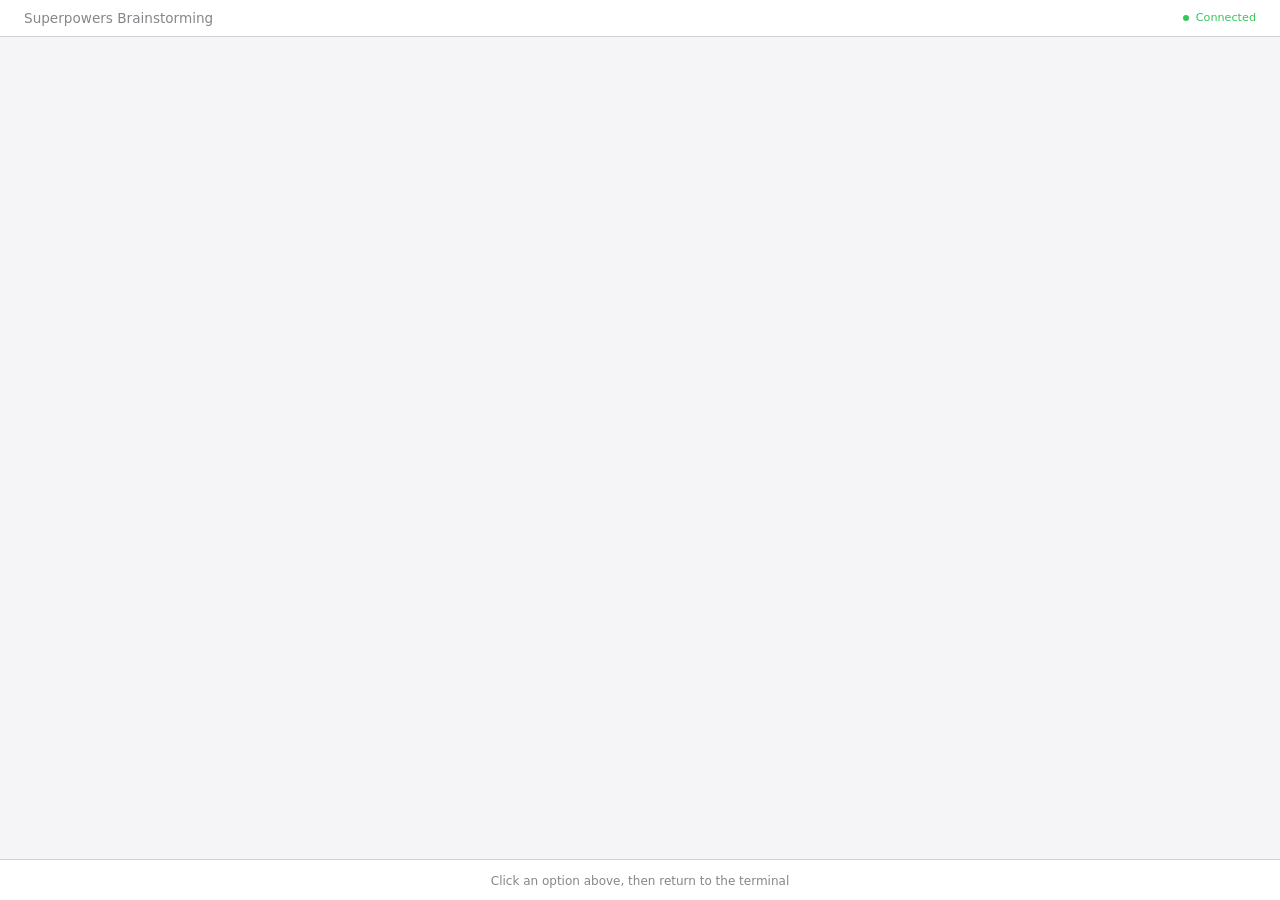
<file: skills/devflow/brainstorming/scripts/frame-template.html>
<!DOCTYPE html>
<html>
<head>
  <meta charset="utf-8">
  <title>Superpowers Brainstorming</title>
  <style>
    /*
     * BRAINSTORM COMPANION FRAME TEMPLATE
     *
     * This template provides a consistent frame with:
     * - OS-aware light/dark theming
     * - Fixed header and selection indicator bar
     * - Scrollable main content area
     * - CSS helpers for common UI patterns
     *
     * Content is injected via placeholder comment in #claude-content.
     */

    * { box-sizing: border-box; margin: 0; padding: 0; }
    html, body { height: 100%; overflow: hidden; }

    /* ===== THEME VARIABLES ===== */
    :root {
      --bg-primary: #f5f5f7;
      --bg-secondary: #ffffff;
      --bg-tertiary: #e5e5e7;
      --border: #d1d1d6;
      --text-primary: #1d1d1f;
      --text-secondary: #86868b;
      --text-tertiary: #aeaeb2;
      --accent: #0071e3;
      --accent-hover: #0077ed;
      --success: #34c759;
      --warning: #ff9f0a;
      --error: #ff3b30;
      --selected-bg: #e8f4fd;
      --selected-border: #0071e3;
    }

    @media (prefers-color-scheme: dark) {
      :root {
        --bg-primary: #1d1d1f;
        --bg-secondary: #2d2d2f;
        --bg-tertiary: #3d3d3f;
        --border: #424245;
        --text-primary: #f5f5f7;
        --text-secondary: #86868b;
        --text-tertiary: #636366;
        --accent: #0a84ff;
        --accent-hover: #409cff;
        --selected-bg: rgba(10, 132, 255, 0.15);
        --selected-border: #0a84ff;
      }
    }

    body {
      font-family: system-ui, -apple-system, BlinkMacSystemFont, sans-serif;
      background: var(--bg-primary);
      color: var(--text-primary);
      display: flex;
      flex-direction: column;
      line-height: 1.5;
    }

    /* ===== FRAME STRUCTURE ===== */
    .header {
      background: var(--bg-secondary);
      padding: 0.5rem 1.5rem;
      display: flex;
      justify-content: space-between;
      align-items: center;
      border-bottom: 1px solid var(--border);
      flex-shrink: 0;
    }
    .header h1 { font-size: 0.85rem; font-weight: 500; color: var(--text-secondary); }
    .header .status { font-size: 0.7rem; color: var(--success); display: flex; align-items: center; gap: 0.4rem; }
    .header .status::before { content: ''; width: 6px; height: 6px; background: var(--success); border-radius: 50%; }

    .main { flex: 1; overflow-y: auto; }
    #claude-content { padding: 2rem; min-height: 100%; }

    .indicator-bar {
      background: var(--bg-secondary);
      border-top: 1px solid var(--border);
      padding: 0.5rem 1.5rem;
      flex-shrink: 0;
      text-align: center;
    }
    .indicator-bar span {
      font-size: 0.75rem;
      color: var(--text-secondary);
    }
    .indicator-bar .selected-text {
      color: var(--accent);
      font-weight: 500;
    }

    /* ===== TYPOGRAPHY ===== */
    h2 { font-size: 1.5rem; font-weight: 600; margin-bottom: 0.5rem; }
    h3 { font-size: 1.1rem; font-weight: 600; margin-bottom: 0.25rem; }
    .subtitle { color: var(--text-secondary); margin-bottom: 1.5rem; }
    .section { margin-bottom: 2rem; }
    .label { font-size: 0.7rem; color: var(--text-secondary); text-transform: uppercase; letter-spacing: 0.05em; margin-bottom: 0.5rem; }

    /* ===== OPTIONS (for A/B/C choices) ===== */
    .options { display: flex; flex-direction: column; gap: 0.75rem; }
    .option {
      background: var(--bg-secondary);
      border: 2px solid var(--border);
      border-radius: 12px;
      padding: 1rem 1.25rem;
      cursor: pointer;
      transition: all 0.15s ease;
      display: flex;
      align-items: flex-start;
      gap: 1rem;
    }
    .option:hover { border-color: var(--accent); }
    .option.selected { background: var(--selected-bg); border-color: var(--selected-border); }
    .option .letter {
      background: var(--bg-tertiary);
      color: var(--text-secondary);
      width: 1.75rem; height: 1.75rem;
      border-radius: 6px;
      display: flex; align-items: center; justify-content: center;
      font-weight: 600; font-size: 0.85rem; flex-shrink: 0;
    }
    .option.selected .letter { background: var(--accent); color: white; }
    .option .content { flex: 1; }
    .option .content h3 { font-size: 0.95rem; margin-bottom: 0.15rem; }
    .option .content p { color: var(--text-secondary); font-size: 0.85rem; margin: 0; }

    /* ===== CARDS (for showing designs/mockups) ===== */
    .cards { display: grid; grid-template-columns: repeat(auto-fit, minmax(280px, 1fr)); gap: 1rem; }
    .card {
      background: var(--bg-secondary);
      border: 1px solid var(--border);
      border-radius: 12px;
      overflow: hidden;
      cursor: pointer;
      transition: all 0.15s ease;
    }
    .card:hover { border-color: var(--accent); transform: translateY(-2px); box-shadow: 0 4px 12px rgba(0,0,0,0.1); }
    .card.selected { border-color: var(--selected-border); border-width: 2px; }
    .card-image { background: var(--bg-tertiary); aspect-ratio: 16/10; display: flex; align-items: center; justify-content: center; }
    .card-body { padding: 1rem; }
    .card-body h3 { margin-bottom: 0.25rem; }
    .card-body p { color: var(--text-secondary); font-size: 0.85rem; }

    /* ===== MOCKUP CONTAINER ===== */
    .mockup {
      background: var(--bg-secondary);
      border: 1px solid var(--border);
      border-radius: 12px;
      overflow: hidden;
      margin-bottom: 1.5rem;
    }
    .mockup-header {
      background: var(--bg-tertiary);
      padding: 0.5rem 1rem;
      font-size: 0.75rem;
      color: var(--text-secondary);
      border-bottom: 1px solid var(--border);
    }
    .mockup-body { padding: 1.5rem; }

    /* ===== SPLIT VIEW (side-by-side comparison) ===== */
    .split { display: grid; grid-template-columns: 1fr 1fr; gap: 1.5rem; }
    @media (max-width: 700px) { .split { grid-template-columns: 1fr; } }

    /* ===== PROS/CONS ===== */
    .pros-cons { display: grid; grid-template-columns: 1fr 1fr; gap: 1rem; margin: 1rem 0; }
    .pros, .cons { background: var(--bg-secondary); border-radius: 8px; padding: 1rem; }
    .pros h4 { color: var(--success); font-size: 0.85rem; margin-bottom: 0.5rem; }
    .cons h4 { color: var(--error); font-size: 0.85rem; margin-bottom: 0.5rem; }
    .pros ul, .cons ul { margin-left: 1.25rem; font-size: 0.85rem; color: var(--text-secondary); }
    .pros li, .cons li { margin-bottom: 0.25rem; }

    /* ===== PLACEHOLDER (for mockup areas) ===== */
    .placeholder {
      background: var(--bg-tertiary);
      border: 2px dashed var(--border);
      border-radius: 8px;
      padding: 2rem;
      text-align: center;
      color: var(--text-tertiary);
    }

    /* ===== INLINE MOCKUP ELEMENTS ===== */
    .mock-nav { background: var(--accent); color: white; padding: 0.75rem 1rem; display: flex; gap: 1.5rem; font-size: 0.9rem; }
    .mock-sidebar { background: var(--bg-tertiary); padding: 1rem; min-width: 180px; }
    .mock-content { padding: 1.5rem; flex: 1; }
    .mock-button { background: var(--accent); color: white; border: none; padding: 0.5rem 1rem; border-radius: 6px; font-size: 0.85rem; }
    .mock-input { background: var(--bg-primary); border: 1px solid var(--border); border-radius: 6px; padding: 0.5rem; width: 100%; }
  </style>
</head>
<body>
  <div class="header">
    <h1><a href="https://github.com/obra/superpowers" style="color: inherit; text-decoration: none;">Superpowers Brainstorming</a></h1>
    <div class="status">Connected</div>
  </div>

  <div class="main">
    <div id="claude-content">
      <!-- CONTENT -->
    </div>
  </div>

  <div class="indicator-bar">
    <span id="indicator-text">Click an option above, then return to the terminal</span>
  </div>

</body>
</html>
</file>
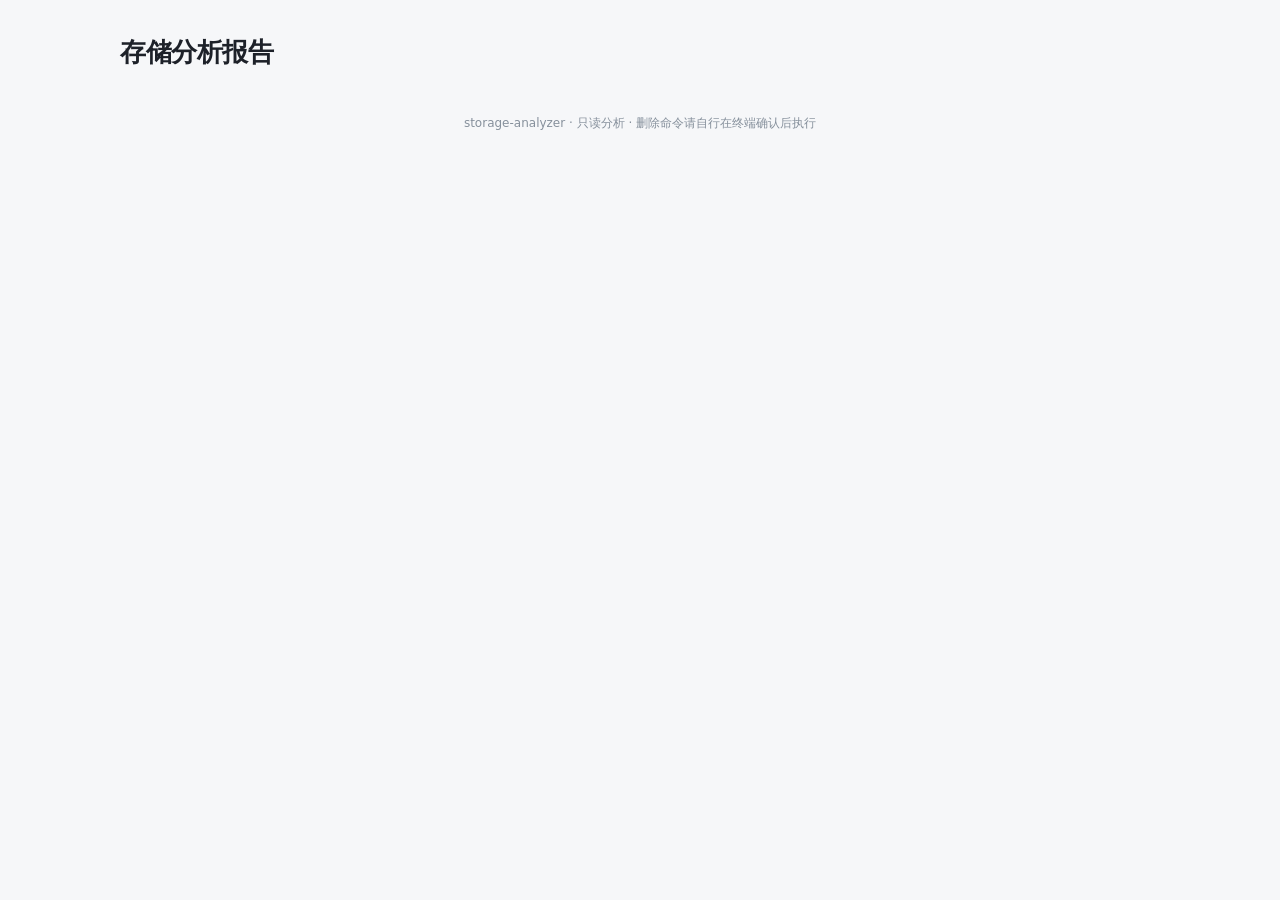
<file: skills/infra/storage-analyzer/assets/report_template.html>
<!DOCTYPE html>
<html lang="zh-CN">
<head>
<meta charset="UTF-8">
<meta name="viewport" content="width=device-width, initial-scale=1.0">
<title>存储分析报告</title>
<style>
  :root{
    --bg:#f6f7f9; --card:#ffffff; --ink:#1d2129; --sub:#86909c;
    --line:#e5e6eb; --green:#00b42a; --yellow:#ff7d00; --red:#f53f3f;
    --green-bg:#e8ffea; --yellow-bg:#fff7e8; --red-bg:#ffece8;
    --accent:#165dff; --accent-bg:#e8f3ff;
    --radius:14px; --shadow:0 1px 3px rgba(0,0,0,.04),0 8px 24px rgba(0,0,0,.04);
  }
  *{box-sizing:border-box;margin:0;padding:0}
  body{font-family:-apple-system,"SF Pro SC","PingFang SC",system-ui,sans-serif;
    background:var(--bg);color:var(--ink);line-height:1.6;padding:32px 20px 80px;
    -webkit-font-smoothing:antialiased}
  .wrap{max-width:1040px;margin:0 auto}
  header{margin-bottom:28px}
  h1{font-size:26px;font-weight:700;letter-spacing:-.5px}
  .meta{color:var(--sub);font-size:13px;margin-top:6px}

  /* disk overview */
  .overview{background:var(--card);border-radius:var(--radius);box-shadow:var(--shadow);
    padding:24px;margin-bottom:24px}
  .bar{height:16px;border-radius:8px;background:var(--line);overflow:hidden;display:flex;margin:16px 0 12px}
  .bar i{display:block;height:100%}
  .bar .used{background:linear-gradient(90deg,#165dff,#4080ff)}
  .bar i.seg-green{background:var(--green)}
  .bar i.seg-yellow{background:var(--yellow)}
  .bar i.seg-red{background:var(--red)}
  .bar i.seg-blue{background:var(--accent)}
  .bar i+i{border-left:1.5px solid #fff}
  .lead{font-size:14px;line-height:1.7;margin-bottom:12px}
  .stats{display:flex;flex-wrap:wrap;gap:24px}
  .stat .k{font-size:12px;color:var(--sub)}
  .stat .v{font-size:18px;font-weight:600;font-variant-numeric:tabular-nums}
  .sysgrid{display:grid;grid-template-columns:repeat(auto-fit,minmax(180px,1fr));
    gap:10px 24px;margin-top:20px;padding-top:18px;border-top:1px solid var(--line)}
  .sysgrid div{font-size:13px}
  .sysgrid span{color:var(--sub)}
  .pills{margin:14px 0 0}
  .bar-label{font-size:12px;color:var(--sub);margin-bottom:4px}
  .other-disks{margin-top:16px;padding-top:14px;border-top:1px solid var(--line)}
  .other-disks .label{font-size:12px;color:var(--sub);font-weight:600;margin-bottom:8px}
  .odisk{display:flex;align-items:center;gap:12px;margin:6px 0;font-size:13px}
  .odisk-name{width:46px;font-weight:600;font-variant-numeric:tabular-nums}
  .obar{flex:1;height:10px;border-radius:6px;background:var(--line);overflow:hidden}
  .obar i{display:block;height:100%;background:linear-gradient(90deg,#165dff,#4080ff)}
  .odisk-num{color:var(--sub);font-variant-numeric:tabular-nums;white-space:nowrap}

  /* sections */
  .sec{margin-bottom:28px}
  .sec h2{font-size:18px;font-weight:700;margin-bottom:14px;display:flex;align-items:center;gap:8px}
  .sec h2 .count{font-size:13px;color:var(--sub);font-weight:500}
  .sec-actions{margin-left:auto;display:flex;align-items:center;gap:8px}
  .sec-actions .del-btn{padding:5px 12px;font-size:12px}
  .sec-status{font-size:12px}

  /* top5 table */
  table{width:100%;border-collapse:collapse;background:var(--card);
    border-radius:var(--radius);overflow:hidden;box-shadow:var(--shadow)}
  th,td{text-align:left;padding:12px 14px;font-size:13px;border-bottom:1px solid var(--line)}
  th{background:#fafbfc;color:var(--sub);font-weight:600;font-size:12px;white-space:nowrap}
  td.type{white-space:nowrap}
  .table-scroll{overflow-x:auto;border-radius:var(--radius);box-shadow:var(--shadow)}
  .table-scroll table{min-width:720px;box-shadow:none}
  tr:last-child td{border-bottom:none}
  td.size{font-weight:700;font-variant-numeric:tabular-nums;white-space:nowrap}
  td.path{font-family:"SF Mono",ui-monospace,monospace;font-size:12px;color:var(--sub);word-break:break-all}
  .dot{display:inline-block;width:9px;height:9px;border-radius:50%}
  .dot.green{background:var(--green)} .dot.yellow{background:var(--yellow)} .dot.red{background:var(--red)} .dot.blue{background:var(--accent)}

  /* item cards */
  .item{background:var(--card);border-radius:var(--radius);box-shadow:var(--shadow);
    margin-bottom:12px;border-left:4px solid var(--line);overflow:hidden}
  .item.green{border-left-color:var(--green)}
  .item.yellow{border-left-color:var(--yellow)}
  .item.red{border-left-color:var(--red)}
  .item-head{display:flex;align-items:center;gap:12px;padding:16px 18px;cursor:pointer;user-select:none}
  .item-head:hover{background:#fafbfc}
  .item-name{font-weight:600;font-size:15px;flex:1}
  .item-badge{font-size:12px;font-weight:600;color:var(--green);background:var(--green-bg);
    padding:2px 10px;border-radius:20px;white-space:nowrap}
  .item-badge:empty{display:none}
  .item.cleaned .item-name{text-decoration:line-through;color:var(--sub);font-weight:500}
  .item.cleaned .item-size{color:var(--sub)}
  .item.cleaned{opacity:.85}
  .item-size{font-weight:700;font-variant-numeric:tabular-nums;color:var(--accent)}
  .chev{color:var(--sub);transition:transform .2s;font-size:12px}
  .item.open .chev{transform:rotate(90deg)}
  .item-body{display:none;padding:0 18px 18px;font-size:14px}
  .item.open .item-body{display:block}
  .item-path{font-family:"SF Mono",ui-monospace,monospace;font-size:12px;color:var(--sub);
    word-break:break-all;margin-bottom:12px;padding:8px 10px;background:#fafbfc;border-radius:8px}
  .field{margin:10px 0}
  .field .label{font-size:12px;color:var(--sub);font-weight:600;margin-bottom:3px}
  .tag{display:inline-block;background:var(--accent-bg);color:var(--accent);
    font-size:12px;padding:2px 8px;border-radius:6px;margin:2px 4px 2px 0}
  .risk{background:var(--red-bg);color:var(--red);padding:8px 12px;border-radius:8px;
    font-size:13px;margin-top:10px}

  /* command block */
  .cmd{position:relative;background:#1d2129;color:#e5e6eb;border-radius:10px;
    padding:14px 14px;margin:8px 0;font-family:"SF Mono",ui-monospace,monospace;
    font-size:12.5px;line-height:1.7;overflow-x:auto;white-space:pre}
  .cmd .copy{position:absolute;top:8px;right:8px;background:#2d3138;color:#c9cdd4;
    border:none;border-radius:6px;padding:4px 10px;font-size:11px;cursor:pointer;
    font-family:inherit}
  .cmd .copy:hover{background:#3d424a;color:#fff}
  .cmd .copy.done{background:var(--green);color:#fff}
  .cmd-label{font-size:11px;color:var(--sub);margin:10px 0 2px}

  /* one-click delete actions */
  .del-row{display:flex;align-items:center;gap:10px;flex-wrap:wrap;margin-top:4px}
  .del-btn{border:none;border-radius:8px;padding:7px 16px;font-size:13px;font-weight:600;cursor:pointer}
  .del-btn.trash{background:var(--accent-bg);color:var(--accent)}
  .del-btn.trash:hover{background:#d4e4ff}
  .del-btn.danger{background:var(--red-bg);color:var(--red)}
  .del-btn.danger:hover{background:#ffd4cc}
  .del-btn.open{background:#f2f3f5;color:var(--ink)}
  .del-btn.open:hover{background:#e5e6eb}
  .del-btn:disabled{opacity:.45;cursor:default}
  .del-status{font-size:13px}
  .del-status.ok{color:var(--green);font-weight:600}
  .del-status.err{color:var(--red)}
  .del-note{font-size:12px;color:var(--sub);line-height:1.6;margin-top:8px}
  .del-note b{color:var(--ink)}

  /* summary */
  .summary{background:var(--card);border-radius:var(--radius);box-shadow:var(--shadow);padding:24px}
  .summary h3{font-size:15px;margin:18px 0 8px} .summary h3:first-child{margin-top:0}
  .summary ul{padding-left:20px} .summary li{margin:4px 0;font-size:14px}
  .pill{display:inline-flex;align-items:center;gap:6px;background:#fafbfc;border:1px solid var(--line);
    border-radius:20px;padding:6px 14px;font-size:13px;margin:4px 8px 4px 0;font-weight:600}
  .pill b{font-variant-numeric:tabular-nums}

  .note{font-size:12px;color:var(--sub);margin-top:8px}
  .denied{background:var(--yellow-bg);border:1px solid #ffd591;border-radius:10px;
    padding:12px 14px;font-size:13px;margin-top:12px}
  footer{text-align:center;color:var(--sub);font-size:12px;margin-top:40px}
</style>
</head>
<body>
<div class="wrap">
  <header>
    <h1>存储分析报告</h1>
    <div class="meta" id="meta"></div>
  </header>
  <div id="app"></div>
  <footer>storage-analyzer · 只读分析 · 删除命令请自行在终端确认后执行</footer>
</div>

<script>
const DATA = __REPORT_DATA__;
const DELETE = __DELETE_CONFIG__; // null=静态只读报告；{token,endpoint}=server.py 提供一键删除
const FM = (DATA.system && /win/i.test(DATA.system.os||'')) ? '资源管理器' : '访达'; // 文件管理器名，按系统

const esc = s => String(s==null?'':s).replace(/[&<>"]/g,c=>({'&':'&amp;','<':'&lt;','>':'&gt;','"':'&quot;'}[c]));
// "约" 已表示估算，去掉冗余的"（估算…）"括号让大小显示更干净专业
const cleanSize = s => String(s==null?'':s).replace(/[（(]\s*估算[^）)]*[）)]/g, '').trim();

function copyBtn(text){
  const id='c'+Math.random().toString(36).slice(2);
  // store raw text on element via data attribute (base64 to survive quotes)
  return `<button class="copy" data-cmd="${btoa(unescape(encodeURIComponent(text)))}">复制</button>`;
}

function cmdBlock(c){
  const label = c.label ? `<div class="cmd-label">${esc(c.label)}</div>` : '';
  return `${label}<div class="cmd">${copyBtn(c.cmd)}${esc(c.cmd)}</div>`;
}

function renderSystem(s, sm){
  document.getElementById('meta').textContent =
    `生成于 ${DATA.generated_at}　·　扫描耗时 ${DATA.scan_seconds||'?'}s`;
  // 已用部分分段：绿(可自动清)+橙(需手动)+红(已识别的不建议动项)+蓝(其他/系统等未归类的已用)，余下灰底为可用
  const total = parseGB(s.disk_total) || 1;
  const used = parseGB(s.disk_used);
  const ts = sm && sm.tier_stats;
  const g = ts ? parseGB(ts.green) : 0;
  const y = ts ? parseGB(ts.yellow) : 0;
  const r = ts ? parseGB(ts.red) : 0;
  const other = Math.max(0, used - g - y - r); // 既非红黄绿、也未单独列出的已用空间（系统+零碎文件）
  let bar;
  if(g > 0 || y > 0 || r > 0){
    const seg=(v,cls,label)=> v>0?`<i class="${cls}" style="width:${(v/total*100).toFixed(2)}%" title="${label}：约 ${v.toFixed(1)} GB"></i>`:'';
    bar = seg(g,'seg-green','可自动清')+seg(y,'seg-yellow','需手动')+seg(r,'seg-red','谨慎清理')+seg(other,'seg-blue','系统及其他');
  } else {
    bar = `<i class="used" style="width:${(used/total*100).toFixed(2)}%"></i>`;
  }
  const fmtGB = v => v>0?`约 ${v.toFixed(1)} GB`:'-';
  const otherPill = other>0?`<span class="pill"><span class="dot blue"></span>系统及其他 <b>${fmtGB(other)}</b></span>`:'';
  let pills='';
  if(sm && sm.tier_stats){
    pills=`<div class="pills">
      <span class="pill"><span class="dot green"></span>可自动清 <b>${fmtGB(g)}</b></span>
      <span class="pill"><span class="dot yellow"></span>需手动 <b>${fmtGB(y)}</b></span>
      <span class="pill"><span class="dot red"></span>谨慎清理 <b>${fmtGB(r)}</b></span>
      ${otherPill}
    </div>`;
  }
  // 多盘符（Windows）：主盘用上面的分段条，其余盘紧凑列出
  const allDisks = s.disks || [];
  const others = allDisks.filter(d => d.name !== s.disk_name);
  const barLabel = allDisks.length > 1
    ? `<div class="bar-label">系统盘 ${esc(s.disk_name||'')} · 已用部分按清理分级着色</div>` : '';
  const otherDisksBlock = others.length ? `<div class="other-disks">
      <div class="label">其他磁盘</div>
      ${others.map(d=>{
        const u=parseGB(d.used), t=parseGB(d.total)||1;
        const pct=Math.min(100, u/t*100).toFixed(1);
        return `<div class="odisk"><span class="odisk-name">${esc(d.name)}</span>
          <div class="obar"><i style="width:${pct}%"></i></div>
          <span class="odisk-num">${esc(d.used)} / ${esc(d.total)}</span></div>`;
      }).join('')}</div>` : '';
  return `<div class="overview">
    <div class="stats">
      <div class="stat"><div class="k">总容量</div><div class="v">${esc(s.disk_total)}</div></div>
      <div class="stat"><div class="k">已用</div><div class="v">${esc(s.disk_used)}</div></div>
      <div class="stat"><div class="k">可用</div><div class="v">${esc(s.disk_free)}</div></div>
      ${s.purgeable?`<div class="stat"><div class="k">可清除(系统)</div><div class="v">${esc(s.purgeable)}</div></div>`:''}
    </div>
    ${barLabel}
    <div class="bar">${bar}</div>
    ${pills}
    ${otherDisksBlock}
    <div class="sysgrid">
      <div><span>系统　</span>${esc(s.os)} (${esc(s.build)})</div>
      <div><span>架构　</span>${esc(s.arch)}</div>
      <div><span>文件系统　</span>${esc(s.filesystem)}</div>
      <div><span>用户　</span>${esc(s.user)}</div>
      <div><span>主目录　</span>${esc(s.home)}</div>
    </div>
  </div>`;
}
// 从 "约 27.8 GB（…）" / "300.3 GB" 这类字符串里取数值，统一换算成 GB
function parseGB(str){
  if(!str) return 0;
  const m=String(str).match(/([\d.]+)\s*(TB|GB|MB)?/i);
  if(!m) return 0;
  let v=parseFloat(m[1]); const u=(m[2]||'GB').toUpperCase();
  if(u==='TB') v*=1024; else if(u==='MB') v/=1024;
  return v;
}

function renderTop5(rows){
  if(!rows||!rows.length) return '';
  const body = rows.map(r=>`<tr>
    <td>${esc(r.rank)}</td>
    <td><span class="dot ${esc(r.tier)}"></span></td>
    <td class="size">${esc(cleanSize(r.size))}</td>
    <td class="type">${esc(r.type)}</td>
    <td><b>${esc(r.name)}</b></td>
    <td class="path">${esc(r.path)}</td>
    <td>${esc(r.note)}</td>
  </tr>`).join('');
  return `<div class="sec"><h2>占用排行 Top 5</h2>
    <div class="table-scroll"><table><thead><tr><th>#</th><th>级</th><th>大小</th><th>类型</th><th>项目</th><th>路径</th><th>说明</th></tr></thead>
    <tbody>${body}</tbody></table></div></div>`;
}

function renderGreen(items){
  if(!items||!items.length) return '';
  const cards = items.map(it=>{
    const procs=(it.kill_processes&&it.kill_processes.length)
      ? `<div class="field"><div class="label">清理前需关闭</div>${it.kill_processes.map(p=>`<span class="tag">${esc(p)}</span>`).join('')}</div>`
      : `<div class="field"><div class="label">清理前需关闭</div><span class="note">无需关闭任何进程</span></div>`;
    const cmds=(it.commands||[]).map(cmdBlock).join('');
    return card('green', it.name, it.size_estimate, it.path,
      procs + `<div class="field"><div class="label">清理命令（自行确认后执行）</div>${cmds}</div>` + delBlock(it));
  }).join('');
  return section('🟢 可自动清理（纯缓存/临时文件，可再生）', items.length, cards, greenBatchActions(items));
}

// 分组级批量按钮：绿灯每项都是无条件安全的可再生缓存，给「全部移废纸篓/全部删除」一次清完。
// 橙灯/红灯需逐项判断，不给批量。仅 server.py 模式且至少一项有 trash_paths 时渲染。
function greenBatchActions(items){
  if(!DELETE) return '';
  if(!items.some(it => it.trash_paths && it.trash_paths.length)) return '';
  return `<span class="sec-actions">
    <button class="del-btn trash" onclick="doBatch(this,'trash')">全部移废纸篓</button>
    <button class="del-btn danger" onclick="doBatch(this,'rm')">全部删除</button>
    <span class="del-status sec-status"></span>
  </span>`;
}

// 批量处理：收集本组所有未清理项的 trash_paths，确认一次，一次性提交。
function doBatch(btn, mode){
  const secActions = btn.closest('.sec-actions');
  const sec = btn.closest('.sec');
  const status = secActions.querySelector('.del-status');
  const wraps = [...sec.querySelectorAll('.item.green .del-actions')]
    .filter(w => !w.closest('.item').classList.contains('cleaned'));
  if(!wraps.length){ status.textContent='没有可清理的项了'; status.className='del-status sec-status'; return; }
  const allPaths=[]; let gb=0;
  wraps.forEach(w=>{
    JSON.parse(decodeURIComponent(escape(atob(w.dataset.paths)))).forEach(p=>allPaths.push(p));
    const sz=w.closest('.item').querySelector('.item-size'); if(sz) gb+=parseGB(sz.textContent);
  });
  const verb = mode==='rm' ? '直接删除（不可恢复）' : '移到废纸篓（可逆，清空后释放）';
  const sizeStr = gb>0 ? `，约 ${gb.toFixed(1)} GB` : '';
  if(!confirm(`确认将这组 ${wraps.length} 项缓存全部${verb}？\n共 ${allPaths.length} 个路径${sizeStr}。`)) return;
  postAction(secActions, allPaths, mode).then(res=>{
    if(res.ok){
      status.textContent = mode==='rm' ? `✓ 已删除 ${wraps.length} 项` : `✓ 已移 ${wraps.length} 项到废纸篓`;
      status.className='del-status sec-status ok';
      wraps.forEach(w=>{
        const item=w.closest('.item'); item.classList.add('cleaned');
        const badge=item.querySelector('.item-head .item-badge');
        if(badge) badge.textContent = mode==='rm' ? '已删除' : '已移废纸篓';
        const ist=w.querySelector('.del-status');
        if(ist){ ist.textContent = mode==='rm'?'✓ 已删除':'✓ 已移到废纸篓'; ist.className='del-status ok'; }
        w.querySelectorAll('.del-btn.trash,.del-btn.danger').forEach(b=>b.remove());
      });
      secActions.querySelectorAll('.del-btn').forEach(b=>b.remove());
    } else { status.textContent='✗ '+(res.error||'失败'); status.className='del-status sec-status err'; }
  });
}

// 一键删除按钮：仅当 server.py 提供了 DELETE 配置、且该项有具体 trash_paths 时渲染
function delBlock(it){
  if(!DELETE || !it.trash_paths || !it.trash_paths.length) return '';
  const payload = btoa(unescape(encodeURIComponent(JSON.stringify(it.trash_paths))));
  return `<div class="field del-actions" data-paths="${payload}">
    <div class="label">在网页上直接处理（${it.trash_paths.length} 个路径）</div>
    <div class="del-row">
      <button class="del-btn trash" onclick="doDelete(this,'trash')">移到废纸篓</button>
      <button class="del-btn danger" onclick="doDelete(this,'rm')">直接删除</button>
      <span class="del-status"></span>
    </div>
    <div class="del-note"><b>移到废纸篓</b>：可逆，删错能从${FM}废纸篓捞回，但要清空废纸篓才真正释放空间。<b>直接删除</b>：立即释放、不可恢复。绿灯都是可再生缓存，删了会自动重建。</div>
  </div>`;
}

function postAction(wrap, paths, mode){
  const status = wrap.querySelector('.del-status');
  const btns = wrap.querySelectorAll('.del-btn');
  status.textContent = '处理中…'; status.className='del-status';
  btns.forEach(b=>b.disabled=true);
  return fetch(DELETE.endpoint, {method:'POST', headers:{'Content-Type':'application/json'},
    body:JSON.stringify({token:DELETE.token, paths, mode})})
    .then(r=>r.json()).then(res=>{ btns.forEach(b=>b.disabled=false); return res; })
    .catch(e=>{ btns.forEach(b=>b.disabled=false); return {ok:false, error:'连接失败：'+e}; });
}

function doDelete(btn, mode){
  const wrap = btn.closest('.del-actions');
  const paths = JSON.parse(decodeURIComponent(escape(atob(wrap.dataset.paths))));
  const verb = mode==='rm' ? '直接删除（不可恢复）' : '移到废纸篓（访达可恢复）';
  if(!confirm(`确认${verb}以下 ${paths.length} 个路径？\n\n`+paths.join('\n'))) return;
  postAction(wrap, paths, mode).then(res=>{
    const status = wrap.querySelector('.del-status');
    if(res.ok){
      status.textContent = mode==='rm' ? '✓ 已删除，空间已释放' : '✓ 已移到废纸篓（访达可恢复，清空后释放空间）';
      status.className='del-status ok';
      wrap.querySelectorAll('.del-btn.trash,.del-btn.danger').forEach(b=>b.remove());
      // 折叠状态下也能看到：标题行打上徽标 + 整行变灰
      const item = wrap.closest('.item');
      if(item){
        item.classList.add('cleaned');
        const badge = item.querySelector('.item-head .item-badge');
        if(badge) badge.textContent = mode==='rm' ? '已删除' : '已移废纸篓';
      }
    } else { status.textContent='✗ '+(res.error||'失败'); status.className='del-status err'; }
  });
}

function doOpen(btn){
  const wrap = btn.closest('.del-actions');
  const paths = JSON.parse(decodeURIComponent(escape(atob(wrap.dataset.open))));
  postAction(wrap, paths, 'open').then(res=>{
    const status = wrap.querySelector('.del-status');
    if(res.ok){ status.textContent='✓ 已在'+FM+'打开，自行审查删除'; status.className='del-status ok'; }
    else { status.textContent='✗ '+(res.error||'失败'); status.className='del-status err'; }
  });
}

const b64 = o => btoa(unescape(encodeURIComponent(JSON.stringify(o))));

function renderYellow(items){
  if(!items||!items.length) return '';
  const cards = items.map(it=>card('yellow', it.name, it.size, it.path,
    `<div class="field"><div class="label">内容画像</div>${esc(it.content_profile)}</div>
     <div class="field"><div class="label">为什么需要人工判断</div>${esc(it.why_manual)}</div>
     <div class="field"><div class="label">处置路径</div>${esc(it.disposal)}</div>
     <div class="risk">⚠️ ${esc(it.risk)}</div>` + yellowActions(it))).join('');
  return section('🟡 需你参与的手动清理（含用户数据）', items.length, cards);
}

// 橙灯操作：打开文件夹（去自己审查删）+ 仅当有核实过的安全子路径时给「移到废纸篓」（只可逆，不直接删）
function yellowActions(it){
  if(!DELETE) return '';
  const hasTrash = it.trash_paths && it.trash_paths.length;
  const trashBtn = hasTrash
    ? `<button class="del-btn trash" onclick="doDelete(this,'trash')">移到废纸篓（仅安全部分）</button>` : '';
  const trashNote = hasTrash
    ? `<b>移到废纸篓（仅安全部分）</b>：只移这一项核实过可安全清理的子目录，可逆、需清空废纸篓才释放空间。` : '';
  const openNote = it.open_note ? esc(it.open_note) : '';
  return `<div class="field del-actions" data-paths="${hasTrash?b64(it.trash_paths):''}" data-open="${b64([it.path])}">
    <div class="label">在网页上处理</div>
    <div class="del-row">
      <button class="del-btn open" onclick="doOpen(this)">在${FM}里打开</button>
      ${trashBtn}
      <span class="del-status"></span>
    </div>
    <div class="del-note"><b>在${FM}里打开</b>：只打开文件夹供你自己查看，不删任何东西。注意 App 托管的数据（B站/微信/Chrome 等）在${FM}里是程序内部格式、文件名看不懂，想清优先去对应 App 内删。${trashNote}${openNote?'<br>'+openNote:''}</div>
  </div>`;
}

function renderRed(items){
  if(!items||!items.length) return '';
  const cards = items.map(it=>card('red', it.name, it.size||'', it.path,
    `<div class="field"><div class="label">为什么不建议手删</div>${esc(it.why_keep)}</div>
     <div class="field"><div class="label">卸载 / 释放建议</div>${esc(it.indirect_release)}</div>
     ${it.auto_reclaim?`<div class="field"><div class="label">是否自动回收</div>${esc(it.auto_reclaim)}</div>`:''}` + redActions(it))).join('');
  return section('🔴 谨慎清理（建议走正规卸载，别手动拖删）', items.length, cards);
}

// 红灯操作：只给「在文件管理器里打开并选中该 App」，让用户自己正规卸载（不后台代删，App 需谨慎）
function redActions(it){
  if(!DELETE || !it.app_paths || !it.app_paths.length) return '';
  return `<div class="field del-actions" data-open="${b64(it.app_paths)}">
    <div class="label">在网页上处理</div>
    <div class="del-row">
      <button class="del-btn open" onclick="doOpen(this)">在${FM}里打开（去卸载）</button>
      <span class="del-status"></span>
    </div>
    <div class="del-note"><b>在${FM}里打开</b>：定位到该应用，你可以右键「移到废纸篓」卸载，或用它自带的卸载器。应用本体放在系统目录、可能需要管理员密码，所以由你在${FM}里手动操作更稳妥，本页不代删。</div>
  </div>`;
}

function card(tier,name,size,path,inner){
  return `<div class="item ${tier}">
    <div class="item-head" onclick="this.parentNode.classList.toggle('open')">
      <span class="dot ${tier}"></span>
      <span class="item-name">${esc(name)}</span>
      <span class="item-badge"></span>
      ${size?`<span class="item-size">${esc(cleanSize(size))}</span>`:''}
      <span class="chev">▶</span>
    </div>
    <div class="item-body">
      <div class="item-path">${esc(path)}</div>
      ${inner}
    </div></div>`;
}
function section(title,count,inner,actions){
  return `<div class="sec"><h2>${esc(title)} <span class="count">${count} 项</span>${actions||''}</h2>${inner}</div>`;
}

const sumList=a=>(a&&a.length)?`<ul>${a.map(x=>`<li>${esc(x)}</li>`).join('')}</ul>`:'';

// 执行建议：放在 Top5 之后、三级明细之前（先看处方，再看每项怎么做）
// 开头用 overview 一句洞察作引子，下面是优先级清单
function renderPriority(sm){
  if(!sm || (!sm.priority && !sm.overview)) return '';
  const intro = sm.overview?`<p class="lead">${esc(sm.overview)}</p>`:'';
  const body = sm.priority?(Array.isArray(sm.priority)?sumList(sm.priority):`<p>${esc(sm.priority)}</p>`):'';
  return `<div class="sec"><h2>执行建议</h2><div class="summary">${intro}${body}</div></div>`;
}

// 长期优化建议：留在报告最后
function renderLongTerm(sm){
  if(!sm || !sm.long_term || !sm.long_term.length) return '';
  return `<div class="sec"><h2>长期优化建议</h2><div class="summary">${sumList(sm.long_term)}</div></div>`;
}

function renderDenied(){
  if(!DATA.denied||!DATA.denied.length) return '';
  return `<div class="denied"><b>以下目录权限不足未能读取，可能遗漏体量：</b><br>${DATA.denied.map(esc).join('<br>')}</div>`;
}

// mount
const app=document.getElementById('app');
app.innerHTML = renderSystem(DATA.system, DATA.summary)
  + renderTop5(DATA.top5)
  + renderPriority(DATA.summary)
  + renderGreen(DATA.green)
  + renderYellow(DATA.yellow)
  + renderRed(DATA.red)
  + renderDenied()
  + renderLongTerm(DATA.summary);

// copy handlers (delegated)
document.addEventListener('click', e=>{
  const b=e.target.closest('.copy'); if(!b) return;
  e.stopPropagation();
  const text=decodeURIComponent(escape(atob(b.dataset.cmd)));
  navigator.clipboard.writeText(text).then(()=>{
    b.textContent='已复制'; b.classList.add('done');
    setTimeout(()=>{b.textContent='复制';b.classList.remove('done');},1500);
  });
});
</script>
</body>
</html>
</file>
<file: skills/office/kami/styles.css>
/* Palatino is a system font, no @font-face needed */
  @font-face {
    font-family: "JetBrains Mono";
    src: url("assets/fonts/JetBrainsMono.woff2") format("woff2");
    font-weight: 400 500;
    font-style: normal;
    font-display: swap;
  }
  @font-face {
    font-family: "TsangerJinKai02";
    src: url("assets/fonts/TsangerJinKai02-W04.ttf") format("truetype");
    font-weight: 400 500;
    font-style: normal;
    font-display: swap;
  }
  

  :root {
    --parchment:    #f5f4ed;
    --ivory:        #faf9f5;
    --warm-sand:    #e8e6dc;
    --dark-surface: #30302e;
    --deep-dark:    #141413;

    --brand:        #1B365D;
    --brand-light:  #2D5A8A;

    --near-black:   #141413;
    --dark-warm:    #3d3d3a;
    --olive:        #504e49;
    --stone:        #6b6a64;

    --border:       #e8e6dc;
    --border-soft:  #e5e3d8;

    /* Slide-scale spacing */
    --slide-pad:    80px;

    --serif: Charter, Georgia, "TsangerJinKai02", "Source Han Serif SC", "Noto Serif CJK SC", "Songti SC", Palatino, serif;
    --sans: var(--serif);
    --mono: "JetBrains Mono", "Fira Code", "SF Mono", Consolas, Monaco, monospace;
  }

  html[lang="zh-CN"] {
    --serif: "TsangerJinKai02", "Source Han Serif SC", "Noto Serif CJK SC", "Songti SC", Georgia, serif;
    --sans: var(--serif);
  }

  html[lang="ja"] {
    --serif: "YuMincho", "Yu Mincho", "Hiragino Mincho ProN", "Noto Serif CJK JP", "Source Han Serif JP", "TsangerJinKai02", Georgia, serif;
    --sans: var(--serif);
    --olive: #4d4c48;  /* YuMincho strokes are thinner; darken olive text to compensate */
  }

  /* Language switcher */
  .lang-switch {
    position: fixed;
    top: 24px;
    right: 32px;
    transition: opacity 0.3s, transform 0.3s;
    display: flex;
    gap: 0;
    z-index: 100;
    font-family: var(--sans);
    font-size: 12px;
    font-weight: 500;
  }
  .lang-switch a {
    display: block;
    padding: 5px 10px;
    text-decoration: none;
    color: var(--olive);
    border: 1px solid var(--border-soft);
    cursor: pointer;
    background: var(--ivory);
    transition: background 0.15s, color 0.15s;
  }
  .lang-switch a:first-child { border-radius: 4px 0 0 4px; }
  .lang-switch a:last-child { border-radius: 0 4px 4px 0; border-left: none; }
  .lang-switch a.active {
    background: var(--brand);
    color: var(--ivory);
    border-color: var(--brand);
  }
  .lang-switch a:hover:not(.active) {
    background: var(--warm-sand);
    color: var(--near-black);
  }
  .lang-switch.hidden {
    opacity: 0;
    transform: translateY(-12px);
    pointer-events: none;
  }

  /* Page transition */
  @keyframes fadeIn {
    from { opacity: 0; transform: translateY(6px); }
    to { opacity: 1; transform: translateY(0); }
  }

  * { box-sizing: border-box; }
  html, body { margin: 0; padding: 0; }

  /* Print rules: keep warm background, avoid harsh page breaks */
  @page { size: A4; margin: 14mm 16mm; background: #f5f4ed; }
  @media print {
    body { background: #f5f4ed; -webkit-print-color-adjust: exact; print-color-adjust: exact; }
    .page { padding: 0 !important; max-width: 100% !important; }
    section { page-break-inside: auto; margin-bottom: 36px; }
    .hero, .section-head, .family, .comp, .shadow-demo, .tint, .swatch, .radius, blockquote, pre, tr, .anti > div { break-inside: avoid; page-break-inside: avoid; }
    .hero h1 { font-size: 76px; }
    h2.section-title { font-size: 26px; }
    .comp-grid, .swatches, .tint-strip, .family-grid, .shadow-row, .anti { break-inside: auto; }
  }
  body {
    background: var(--parchment);
    color: var(--near-black);
    font-family: var(--sans);
    font-size: 14px;
    line-height: 1.55;
    letter-spacing: 0;
    -webkit-font-smoothing: antialiased;
    -moz-osx-font-smoothing: grayscale;
  }
  html[lang="zh-CN"] body { letter-spacing: 0.35px; }
  html[lang="en"] body { letter-spacing: 0; }
  html[lang="ja"] body { letter-spacing: 0.02em; }
  html[lang="en"] .section-title { letter-spacing: -0.3px; }
  html[lang="en"] .manifesto,
  html[lang="ja"] .manifesto { letter-spacing: 0; }
  html[lang="zh-CN"] .section-title,
  html[lang="ja"] .section-title {
    letter-spacing: 0;
  }

  .page {
    max-width: 1120px;
    margin: 0 auto;
    padding: 88px 64px 120px;
    animation: fadeIn 0.4s ease-out;
  }

  /* ---------- Hero ---------- */
  .hero {
    padding-bottom: 40px;
    border-bottom: 1px solid var(--border-soft);
    margin-bottom: 48px;
  }
  .hero-tokens {
    display: flex;
    gap: 20px;
    flex-wrap: wrap;
    margin-top: 18px;
  }
  .hero-tokens span {
    display: flex;
    gap: 6px;
    font-size: 13px;
    color: var(--stone);
    font-variant-numeric: tabular-nums;
  }
  .hero-tokens b {
    color: var(--dark-warm);
    font-weight: 500;
  }
  .eyebrow {
    display: flex;
    justify-content: flex-start;
    align-items: center;
    gap: 8px;
    font-family: var(--sans);
    font-size: 12px;
    font-weight: 500;
    letter-spacing: 1.2px;
    text-transform: uppercase;
    color: var(--stone);
    margin: 0 0 18px;
  }
  .hero-links {
    display: flex;
    gap: 10px;
    align-items: center;
  }
  .hero-links a {
    color: var(--stone);
    display: flex;
    align-items: center;
    transition: color 0.15s;
  }
  .hero-links a:hover {
    color: var(--dark-warm);
  }
  .hero h1 {
    font-family: var(--serif);
    font-weight: 500;
    font-size: 106px;
    line-height: 1.05;
    letter-spacing: -1.2px;
    margin: 0 0 14px;
    color: var(--near-black);
  }
  .hero h1 .cn {
    display: inline-block;
    margin-left: 16px;
    letter-spacing: 0;
    color: var(--brand);
  }
  .hero .tagline {
    font-family: var(--serif);
    font-weight: 500;
    font-size: 21px;
    line-height: 1.35;
    color: var(--olive);
    margin: 0;
  }

  /* ---------- Section ---------- */
  section { margin-bottom: 72px; }
  .section-head { margin-bottom: 24px; }
  .section-num {
    font-family: var(--serif);
    font-weight: 500;
    font-size: 14px;
    color: var(--brand);
    letter-spacing: 0.4px;
    margin: 0 0 6px;
  }
  .section-title {
    font-family: var(--serif);
    font-weight: 500;
    font-size: 32px;
    line-height: 1.2;
    color: var(--near-black);
    margin: 0;
    display: block;
    letter-spacing: 0.4px;
  }
  .section-lede {
    font-family: var(--serif);
    font-weight: 500;
    font-size: 16px;
    line-height: 1.55;
    color: var(--olive);
    margin: 14px 0 0;
  }

  /* ---------- Manifesto ---------- */
  .manifesto {
    font-family: var(--serif);
    font-size: 20px;
    line-height: 1.65;
    letter-spacing: 0.05em;
    color: var(--near-black);
    margin: 0 0 28px;
    font-weight: 400;
  }
  .manifesto em {
    color: var(--brand);
    font-style: normal;
  }

  .rules {
    list-style: none;
    margin: 0;
    padding: 0;
    display: grid;
    grid-template-columns: repeat(2, 1fr);
    gap: 0;
    border-top: 1px solid var(--border-soft);
  }
  .rules li {
    display: grid;
    grid-template-columns: 32px 1fr;
    gap: 4px;
    padding: 18px 24px 18px 0;
    border-bottom: 1px solid var(--border-soft);
    align-items: start;
  }
  .rules li:nth-child(odd) { padding-right: 32px; border-right: 1px solid var(--border-soft); padding-left: 0; }
  .rules li:nth-child(even) { padding-left: 32px; }
  .rules .n {
    font-family: var(--serif);
    font-weight: 500;
    font-size: 20px;
    color: var(--brand);
    line-height: 1;
    padding-top: 0;
  }
  .rules p {
    margin: 0;
    font-size: 14px;
    line-height: 1.5;
    color: var(--dark-warm);
  }
  .rules code {
    font-family: var(--mono);
    font-size: 12px;
    color: var(--brand);
    background: #EEF2F7;
    padding: 1px 5px;
    border-radius: 2px;
  }

  /* ---------- Color ---------- */
  .swatches {
    display: grid;
    grid-template-columns: repeat(4, 1fr);
    gap: 14px;
    margin-bottom: 28px;
  }
  .swatch {
    border: 1px solid var(--border);
    border-radius: 8px;
    background: var(--ivory);
    overflow: hidden;
    transition: box-shadow 0.2s;
  }
  .swatch:hover {
    box-shadow: 0 4px 24px rgba(0,0,0,0.05);
  }
  .swatch .chip {
    height: 96px;
    border-bottom: 1px solid var(--border);
  }
  .swatch .info {
    padding: 12px 14px 14px;
  }
  .swatch .name {
    font-family: var(--serif);
    font-weight: 500;
    font-size: 15px;
    color: var(--near-black);
    margin: 0;
    line-height: 1.25;
  }
  .swatch .role {
    font-size: 12px;
    color: var(--olive);
    margin: 3px 0 6px;
    line-height: 1.4;
  }
  .swatch .hex {
    font-family: var(--mono);
    font-size: 12px;
    color: var(--stone);
    letter-spacing: 0.4px;
  }
  .swatch.brand .name { color: var(--brand); }
  .swatch.dark .chip { border-bottom-color: var(--deep-dark); }

  .subhead {
    font-family: var(--serif);
    font-weight: 500;
    font-size: 18px;
    color: var(--dark-warm);
    margin: 40px 0 14px;
  }

  /* tag tint table */
  .tint-strip {
    display: grid;
    grid-template-columns: repeat(5, 1fr);
    gap: 12px;
    background: var(--parchment);
  }
  .tint {
    border: 1px solid var(--border);
    border-radius: 8px;
    background: var(--ivory);
    padding: 18px 16px 14px;
  }
  .tint .sample {
    display: inline-block;
    font-size: 12px;
    font-weight: 500;
    color: var(--brand);
    padding: 2px 8px;
    border-radius: 3px;
    letter-spacing: 0.4px;
    margin-left: -1px;
    margin-bottom: 10px;
  }
  .tint .opacity {
    font-family: var(--serif);
    font-size: 14px;
    color: var(--olive);
    margin: 0 0 2px;
  }
  .tint .hex {
    font-family: var(--mono);
    font-size: 12px;
    color: var(--stone);
  }
  .tint.default { outline: 1.5px solid var(--brand); outline-offset: -1.5px; }
  .tint.default .opacity { color: var(--brand); }
  .tint .flag {
    font-size: 12px;
    font-weight: 500;
    letter-spacing: 0.8px;
    color: var(--brand);
    margin-bottom: 8px;
    text-transform: uppercase;
    display: block;
    height: 11px;
  }

  /* ---------- Type ---------- */
  .type-grid {
    display: grid;
    grid-template-columns: 180px 1fr 160px;
    column-gap: 40px;
    row-gap: 0;
    border-top: 1px solid var(--border-soft);
  }
  .type-row {
    display: contents;
  }
  .type-row > * {
    padding: 22px 0;
    border-bottom: 1px solid var(--border-soft);
    align-self: stretch;
  }
  .type-label {
    font-family: var(--serif);
    font-size: 13px;
    font-weight: 500;
    letter-spacing: 0;
    color: var(--stone);
    padding-top: 22px;
  }
  .type-specs {
    font-family: var(--mono);
    font-size: 12px;
    color: var(--olive);
    line-height: 1.6;
    text-align: right;
    padding-top: 22px;
  }
  .type-specs b { color: var(--dark-warm); font-weight: 500; }
  .type-sample.display {
    font-family: var(--serif); font-weight: 500;
    font-size: 54px; line-height: 1.1; color: var(--near-black);
    letter-spacing: -0.5px;
  }
  html[lang="zh-CN"] .type-sample.display {
    font-size: 48px;
  }
  html[lang="ja"] .type-sample.display {
    font-size: 42px;
    line-height: 1.12;
    letter-spacing: 0.3px;
  }
  html[lang="zh-CN"] .type-sample.display { letter-spacing: 0.5px; }
  .type-sample.h1 {
    font-family: var(--serif); font-weight: 500;
    font-size: 30px; line-height: 1.2; color: var(--near-black);
  }
  .type-sample.h2 {
    font-family: var(--serif); font-weight: 500;
    font-size: 22px; line-height: 1.25; color: var(--near-black);
  }
  .type-sample.h3 {
    font-family: var(--serif); font-weight: 500;
    font-size: 17px; line-height: 1.3; color: var(--near-black);
  }
  .type-sample.lede {
    font-family: var(--serif); font-weight: 500;
    font-size: 15px; line-height: 1.55; color: var(--near-black);
    max-width: 540px;
  }
  .type-sample.body {
    font-family: var(--serif); font-weight: 500;
    font-size: 14px; line-height: 1.55; color: var(--dark-warm);
    max-width: 540px;
  }
  .type-sample.dense {
    font-family: var(--serif); font-weight: 500;
    font-size: 14px; line-height: 1.4; color: var(--dark-warm);
    max-width: 540px;
  }
  .type-sample.caption {
    font-family: var(--serif); font-weight: 500;
    font-size: 12px; line-height: 1.45; color: var(--olive);
  }
  .type-sample.label {
    font-family: var(--serif); font-weight: 500;
    font-size: 12px; line-height: 1.35; color: var(--brand);
    letter-spacing: 0.4px;
    text-transform: uppercase;
  }

  /* family cards */
  .family-grid {
    display: grid;
    grid-template-columns: repeat(2, 1fr);
    gap: 16px;
    margin-top: 24px;
  }
  .family {
    background: var(--ivory);
    border: 1px solid var(--border);
    border-radius: 12px;
    padding: 28px 24px 22px;
    transition: box-shadow 0.2s;
  }
  .family:hover {
    box-shadow: 0 4px 24px rgba(0,0,0,0.05);
  }
  .family .glyph {
    font-weight: 500;
    font-size: 80px;
    line-height: 1;
    color: var(--near-black);
    margin: 0 0 18px;
    letter-spacing: -1px;
    height: 80px;
    display: flex;
    align-items: center;
  }
  .family.serif .glyph { font-family: var(--serif); }
  .family.sans .glyph { font-family: var(--sans); }
  .family.mono .glyph { font-family: var(--mono); font-weight: 500; font-size: 64px; }
  .family .role {
    font-family: var(--serif);
    font-weight: 500;
    font-size: 18px;
    color: var(--near-black);
    margin: 0 0 4px;
  }
  .family .name {
    font-size: 12px;
    color: var(--olive);
    font-family: var(--mono);
    margin: 0 0 12px;
  }
  .family .use {
    font-size: 12px;
    color: var(--dark-warm);
    line-height: 1.55;
    margin: 0;
  }

  /* ---------- Spacing ---------- */
  .space-table {
    width: 100%;
    border-collapse: collapse;
  }
  .space-table th, .space-table td {
    text-align: left;
    padding: 14px 16px 14px 0;
    border-bottom: 1px solid var(--border-soft);
    font-size: 14px;
    color: var(--dark-warm);
    vertical-align: middle;
  }
  .space-table th {
    font-family: var(--serif);
    font-size: 13px;
    font-weight: 500;
    letter-spacing: 0;
    color: var(--stone);
    padding-top: 0;
  }
  .space-table td.name {
    font-family: var(--serif);
    font-weight: 500;
    font-size: 15px;
    color: var(--near-black);
    width: 120px;
  }
  .space-table td.val { font-family: var(--mono); font-size: 13px; color: var(--olive); width: 130px; }
  .space-table td.bar {
    width: 280px;
  }
  .bar span {
    display: block;
    height: 4px;
    background: var(--border);
    border-radius: 2px;
  }
  .space-table td.use { color: var(--olive); font-size: 13px; }

  /* radius row */
  .radii {
    display: flex;
    gap: 16px;
    flex-wrap: wrap;
    margin-top: 18px;
  }
  .radius {
    text-align: center;
    flex: 0 0 auto;
  }
  .radius .box {
    width: 72px;
    height: 72px;
    background: var(--ivory);
    border: 1px solid var(--border);
    margin-bottom: 8px;
  }
  .radius .r { font-family: var(--mono); font-size: 12px; color: var(--dark-warm); }
  .radius .r b { color: var(--brand); font-weight: 500; }
  .radius .label { font-size: 12px; color: var(--olive); margin-top: 2px; }

  /* ---------- Components ---------- */
  .comp-grid {
    display: grid;
    grid-template-columns: repeat(2, 1fr);
    gap: 24px;
    align-items: stretch;
  }
  .comp {
    background: var(--ivory);
    border: 1px solid var(--border);
    border-radius: 12px;
    padding: 28px 28px 24px;
    transition: box-shadow 0.2s;
    display: flex;
    flex-direction: column;
    min-width: 0;
  }
  .comp:hover {
    box-shadow: 0 4px 24px rgba(0,0,0,0.05);
  }
  .comp h4 {
    font-family: var(--serif);
    font-weight: 500;
    font-size: 16px;
    color: var(--near-black);
    margin: 0 0 4px;
  }
  .comp .hint {
    font-size: 12px;
    color: var(--stone);
    font-family: var(--mono);
    margin: 0 0 20px;
  }
  .comp .demo { margin-bottom: 4px; flex: 1; }

  /* Buttons */
  .btn {
    display: inline-block;
    font-family: var(--sans);
    font-size: 12px;
    font-weight: 500;
    padding: 8px 14px;
    border-radius: 8px;
    cursor: pointer;
    user-select: none;
    letter-spacing: 0.4px;
  }
  .btn-primary {
    background: var(--brand);
    color: var(--ivory);
    box-shadow: 0 0 0 1px var(--brand);
  }
  .btn-secondary {
    background: var(--warm-sand);
    color: var(--dark-warm);
    box-shadow: 0 0 0 1px var(--border);
  }
  .btn-ghost {
    background: transparent;
    color: var(--brand);
    box-shadow: 0 0 0 1px var(--brand);
  }

  /* Tags */
  .tag {
    display: inline-block;
    font-family: var(--sans);
    font-size: 12px;
    font-weight: 500;
    padding: 2px 7px;
    border-radius: 2px;
    color: var(--brand);
    letter-spacing: 0.4px;
  }
  .tag.calm { background: #EEF2F7; }
  .tag.standard { background: #E4ECF5; border-radius: 4px; padding: 2px 8px; }
  .tag.brush {
    background: linear-gradient(to right, #D6E1EE, #E4ECF5 70%, #EEF2F7);
  }

  /* Quote */
  .quote {
    border-left: 2px solid var(--brand);
    padding: 4px 0 4px 14px;
    color: var(--olive);
    font-family: var(--serif);
    font-size: 15px;
    line-height: 1.55;
    margin: 0;
  }

  /* Metrics */
  .metrics {
    display: flex;
    gap: 28px;
  }
  .metric {
    display: flex;
    flex-direction: column;
    gap: 2px;
  }
  .metric-value {
    font-family: var(--serif);
    font-size: 24px;
    font-weight: 500;
    color: var(--brand);
    font-variant-numeric: tabular-nums;
    line-height: 1;
  }
  .metric-label {
    font-size: 12px;
    color: var(--olive);
  }

  /* Section title inline sample: size-led hierarchy, no decoration */
  .sample-section-title {
    font-family: var(--serif);
    font-weight: 500;
    font-size: 20px;
    color: var(--near-black);
    display: block;
  }

  /* Code block */
  .code {
    background: var(--ivory);
    border: 1px solid var(--border);
    border-radius: 6px;
    padding: 12px 14px;
    font-family: var(--mono);
    font-size: 12px;
    line-height: 1.55;
    color: var(--near-black);
    margin: 0;
    white-space: pre;
    overflow-x: auto;
  }
  .code .k { color: var(--brand); }
  .code .c { color: var(--stone); }

  /* List */
  ul.dash {
    list-style: none;
    padding: 0;
    margin: 0;
    font-size: 14px;
    line-height: 1.55;
    color: var(--dark-warm);
  }
  ul.dash li { position: relative; padding-left: 14px; }
  ul.dash li::before {
    content: "\2013";
    position: absolute;
    left: 0;
    color: var(--brand);
  }

  /* Shadows demo */
  .shadow-row {
    display: grid;
    grid-template-columns: repeat(3, 1fr);
    gap: 16px;
    margin-top: 8px;
  }
  .shadow-demo {
    background: var(--ivory);
    border-radius: 12px;
    padding: 24px 20px;
    min-height: 110px;
    transition: box-shadow 0.2s;
  }
  .shadow-demo:hover {
    box-shadow: 0 4px 24px rgba(0,0,0,0.05);
  }
  .shadow-demo .t {
    font-family: var(--serif);
    font-weight: 500;
    font-size: 15px;
    color: var(--near-black);
    margin: 0 0 4px;
  }
  .shadow-demo .s {
    font-family: var(--mono);
    font-size: 12px;
    color: var(--olive);
    line-height: 1.5;
  }
  .sd-ring { box-shadow: 0 0 0 1px var(--border); }
  .sd-whisper { box-shadow: 0 4px 24px rgba(0,0,0,0.05); }
  .sd-alt { background: var(--deep-dark); color: #b0aea5; }
  .sd-alt .t { color: var(--ivory); font-family: var(--serif); }
  .sd-alt .s { color: #b0aea5; }

  /* Decision table */
  .decision {
    width: 100%;
    border-collapse: collapse;
    font-size: 14px;
  }
  .decision th, .decision td {
    padding: 12px 16px 12px 0;
    border-bottom: 1px solid var(--border-soft);
    text-align: left;
    vertical-align: top;
  }
  .decision th {
    font-size: 12px;
    letter-spacing: 0.8px;
    text-transform: uppercase;
    color: var(--stone);
    font-weight: 500;
    padding-top: 0;
  }
  .decision td.task {
    font-family: var(--serif);
    font-weight: 500;
    font-size: 14px;
    color: var(--near-black);
    width: 38%;
  }
  .decision td.how { color: var(--dark-warm); }
  .decision td.how code {
    font-family: var(--mono);
    font-size: 12px;
    background: #EEF2F7;
    color: var(--brand);
    padding: 1px 5px;
    border-radius: 2px;
  }

  /* Demo grid */
  .demo-grid {
    display: grid;
    grid-template-columns: repeat(4, 1fr);
    gap: 20px;
    align-items: start;
  }
  .demo-card a img {
    width: 100%;
    border-radius: 8px;
    border: 1px solid var(--border);
    transition: box-shadow 0.2s;
  }
  .demo-card a img:hover {
    box-shadow: 0 4px 24px rgba(0,0,0,0.05);
  }
  .demo-card .demo-title {
    font-family: var(--sans);
    font-size: 14px;
    font-weight: 500;
    color: var(--near-black);
    margin: 10px 0 0;
  }
  .demo-card .demo-desc {
    font-size: 12px;
    color: var(--olive);
    margin: 2px 0 0;
  }

@media (min-width: 980px) {
  html[lang="ja"] .section-lede.section-lede-nowrap {
    white-space: nowrap;
    font-size: clamp(12.5px, 1.2vw, 14.5px);
    line-height: 1.45;
    letter-spacing: 0;
  }

  html[lang="ja"] .type-sample.display .display-line-nowrap {
    white-space: nowrap;
  }

  html[lang="ja"] .demo-desc.demo-desc-nowrap {
    white-space: nowrap;
    font-size: 12px;
    letter-spacing: 0;
  }
}

  /* Chart showcase */
  .chart-showcase {
    display: grid;
    grid-template-columns: repeat(2, 1fr);
    gap: 20px;
    align-items: start;
  }
  .chart-card {
    background: var(--ivory);
    border: 1px solid var(--border);
    border-radius: 12px;
    padding: 16px 16px 12px;
  }
  .chart-card svg {
    width: 100%;
    height: auto;
    display: block;
  }
  .chart-card svg text {
    font-family: var(--sans);
  }
  .chart-label {
    font-family: var(--sans);
    font-size: 12px;
    font-weight: 500;
    color: var(--brand);
    letter-spacing: 0.3px;
    margin-bottom: 10px;
    text-transform: uppercase;
  }
  .chart-caption {
    font-size: 12px;
    color: var(--olive);
    margin: 8px 0 0;
    line-height: 1.4;
  }

  /* Background text */
  .background-text {
    font-family: var(--serif);
    font-size: 16px;
    line-height: 1.6;
    color: var(--dark-warm);
  }
  .background-text p {
    margin-bottom: 14px;
  }

  /* Brand footer */
  .footer {
    margin-top: 24px;
    padding-top: 40px;
    border-top: 1px solid var(--border-soft);
    display: flex;
    justify-content: space-between;
    align-items: flex-end;
    gap: 40px;
  }
  .footer .mark {
    display: flex;
    gap: 16px;
    align-items: center;
  }
  .footer .mark img { width: 56px; height: 56px; }
  .footer .mark .wm-name {
    font-family: var(--serif);
    font-weight: 500;
    font-size: 28px;
    color: var(--near-black);
    margin: 0;
    line-height: 1;
  }
  .footer .mark .wm-sub {
    font-family: var(--serif);
    font-size: 14px;
    color: var(--olive);
    margin: 4px 0 0;
  }
  .footer .colophon {
    font-size: 12px;
    color: var(--stone);
    line-height: 1.6;
    max-width: 420px;
    text-align: right;
    font-variant-numeric: tabular-nums;
  }
  .footer .colophon b { color: var(--dark-warm); font-weight: 500; }

  /* Anti-patterns */
  .anti {
    display: grid;
    grid-template-columns: 1fr 1fr;
    gap: 16px;
    margin-top: 20px;
  }
  .anti > div {
    padding: 18px 20px;
    border-radius: 8px;
    font-size: 14px;
    line-height: 1.55;
  }
  .anti .no {
    background: var(--ivory);
    border: 1px solid var(--border);
  }
  .anti .yes {
    background: var(--ivory);
    border: 1px solid var(--border);
    border-left: 3px solid var(--brand);
  }
  .anti h5 {
    font-family: var(--sans);
    font-size: 12px;
    font-weight: 500;
    letter-spacing: 1.2px;
    text-transform: uppercase;
    margin: 0 0 8px;
    color: var(--stone);
  }
  .anti .yes h5 { color: var(--brand); }
  .anti p {
    margin: 0;
    color: var(--dark-warm);
  }
  .anti code {
    font-family: var(--mono);
    font-size: 12px;
    color: var(--brand);
    background: #EEF2F7;
    padding: 1px 4px;
    border-radius: 2px;
  }

@media (max-width: 768px) {
  /* Container + spacing */
  .page { padding: 48px 20px 64px; }
  section { margin-bottom: 48px; }
  .section-head { margin-bottom: 20px; }

  /* Typography scale */
  .hero h1 { font-size: 46px; letter-spacing: -0.6px; margin-bottom: 10px; }
  .hero h1 .cn { margin-left: 8px; }
  .hero .tagline { font-size: 17px; }
  .hero-tokens { gap: 14px; margin-top: 14px; }
  .section-title { font-size: 24px; }
  .manifesto { font-size: 17px; line-height: 1.5; }
  .subhead { font-size: 16px; margin: 28px 0 12px; }

  /* Grids: single column */
  .demo-grid { grid-template-columns: repeat(2, 1fr); gap: 14px; }
  .demo-card { min-width: 0; }
  .demo-card .demo-desc { overflow-wrap: break-word; word-break: break-word; }
  .swatches { grid-template-columns: repeat(2, 1fr) !important; gap: 10px; }
  .tint-strip { grid-template-columns: repeat(3, 1fr); gap: 8px; }
  .rules { grid-template-columns: 1fr; }
  .rules li:nth-child(odd) { padding-right: 0; border-right: none; }
  .rules li:nth-child(even) { padding-left: 0; }
  .type-grid { grid-template-columns: 1fr; row-gap: 0; }
  .type-row { display: block; padding: 16px 0; border-bottom: 1px solid var(--border-soft); }
  .type-row > * { border-bottom: none; padding: 4px 0; }
  .family-grid { grid-template-columns: 1fr; }
  .comp-grid { grid-template-columns: 1fr; }
  .shadow-row { grid-template-columns: 1fr; }
  .anti { grid-template-columns: 1fr; }
  .chart-showcase { grid-template-columns: 1fr; }

  /* Table: hide bar column */
  .space-table td.bar { display: none; }

  /* Type samples */
  .type-sample.display { font-size: 36px; }
  html[lang="zh-CN"] .type-sample.display { font-size: 28px; letter-spacing: 0.3px; }
  html[lang="ja"] .type-sample.display { font-size: 26px; letter-spacing: 0.2px; }
  .family .glyph { font-size: 48px; }
  .family .glyph.mono { font-size: 40px; }

  /* Footer */
  .footer { flex-direction: column; align-items: flex-start; gap: 24px; }
  .footer .colophon { text-align: left; max-width: 100%; }
  .footer .mark .wm-name { font-size: 22px; }

  /* Lang switch + eyebrow */
  .lang-switch { top: 16px; right: 16px; }
  .eyebrow { justify-content: flex-start; gap: 8px; }
  .eyebrow-date { display: none; }
  .hero-tokens { display: none; }

  /* Misc */
  .hero { padding-bottom: 32px; margin-bottom: 36px; }
  .comp { padding: 20px 16px 16px; }
  .family { padding: 20px 16px 16px; }
  .radius .box { width: 56px; height: 56px; }
}
</file>
